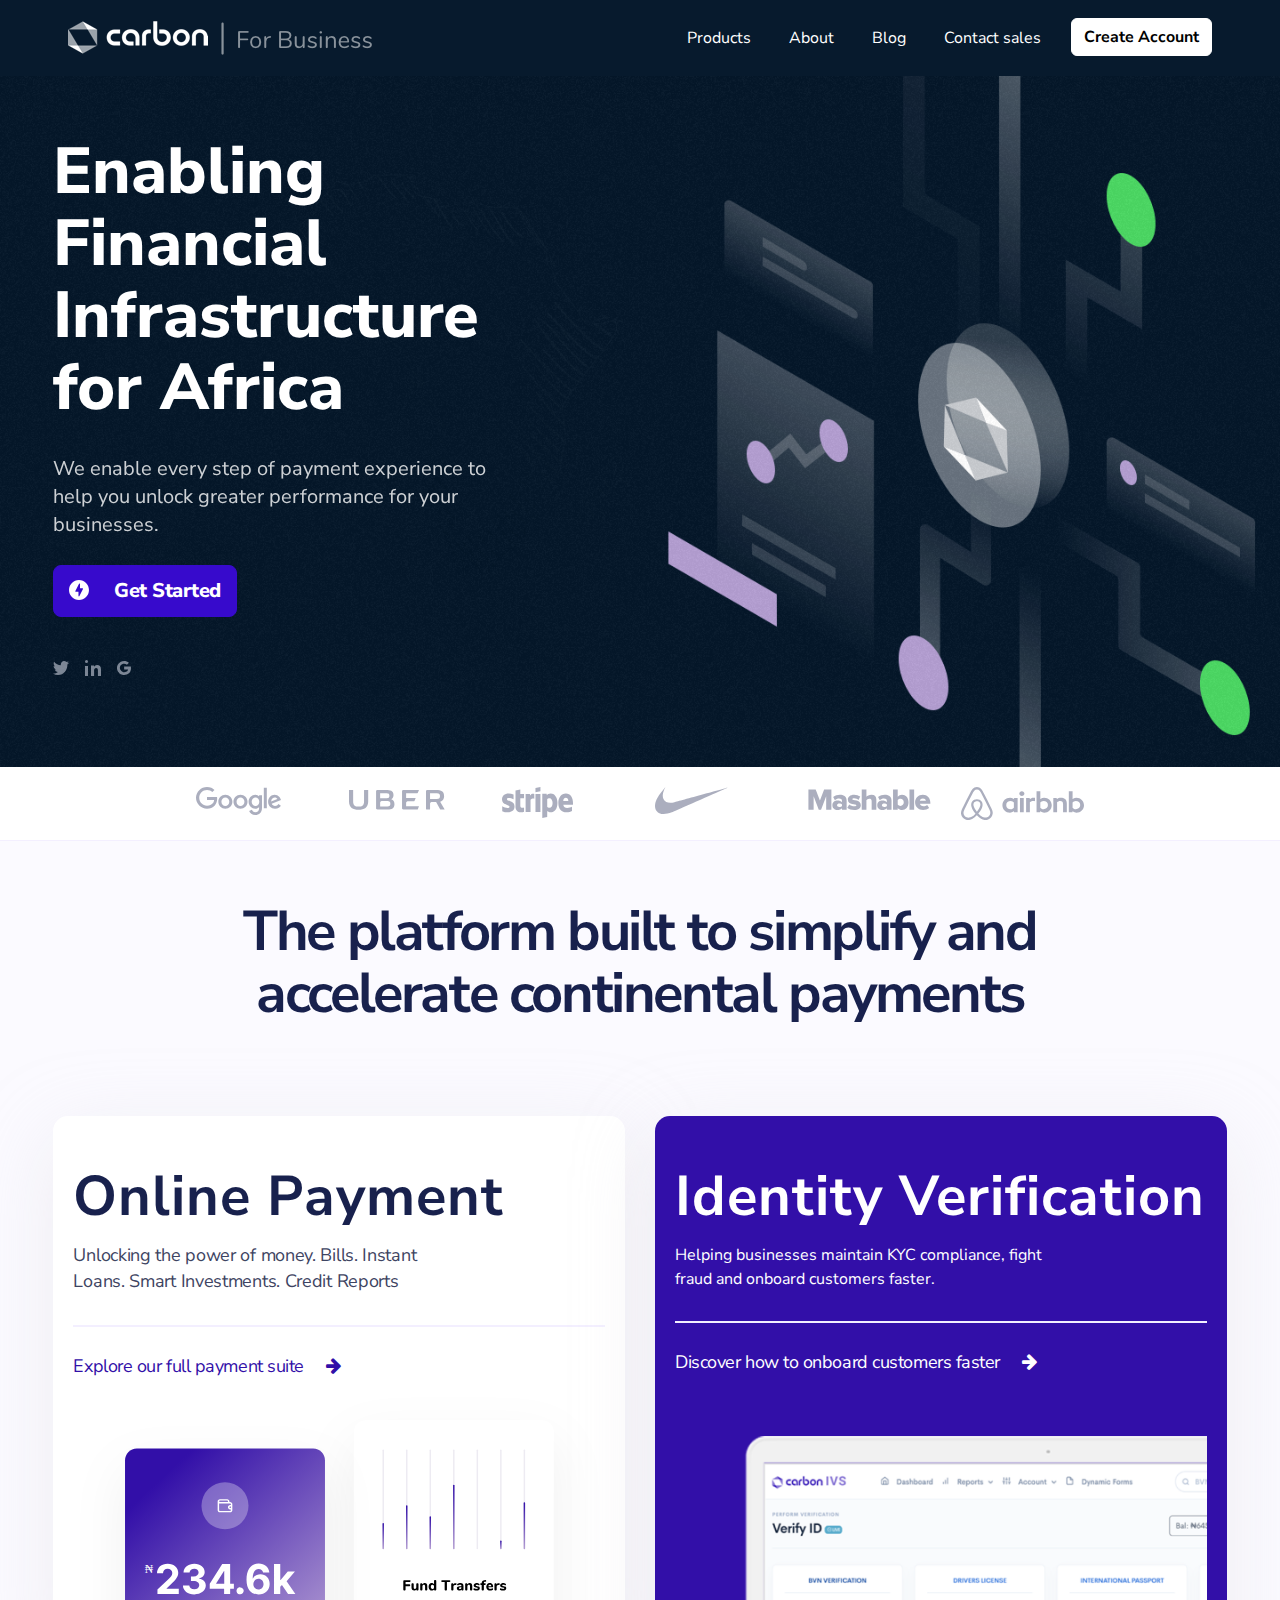
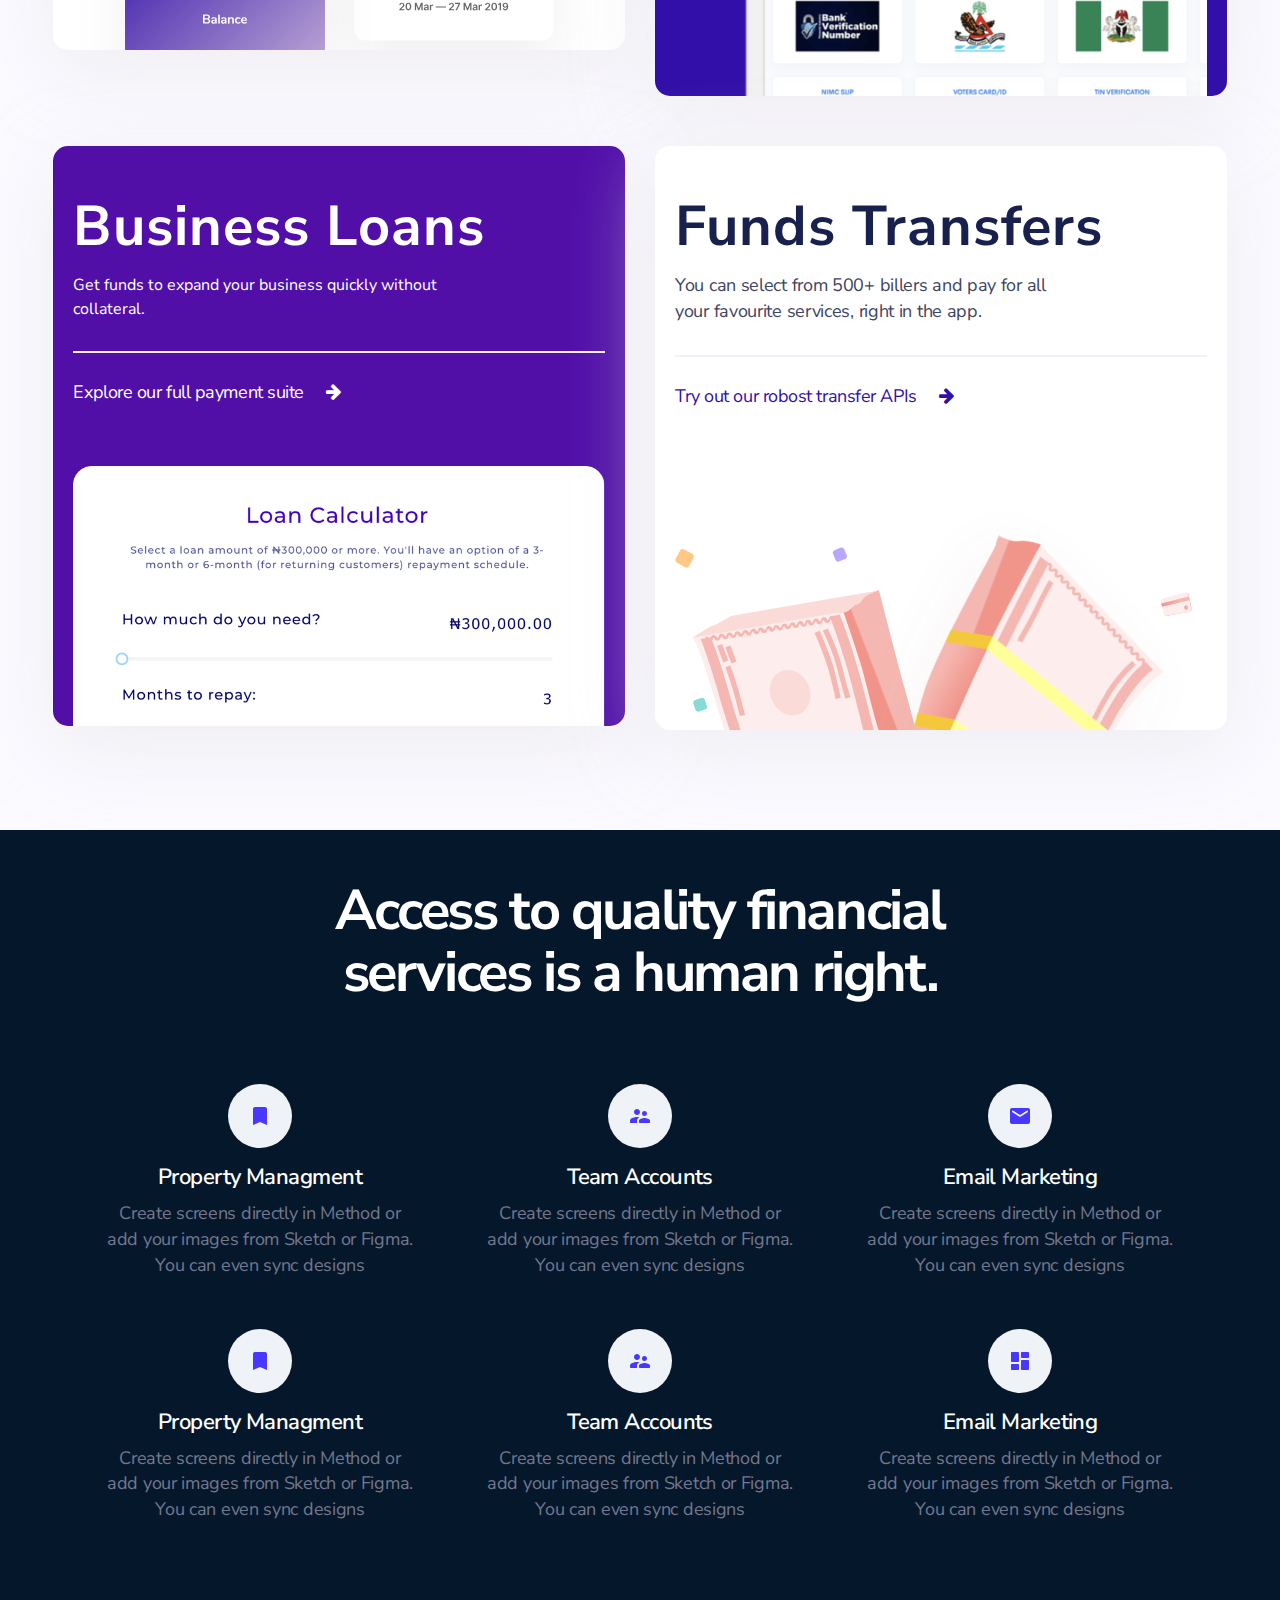
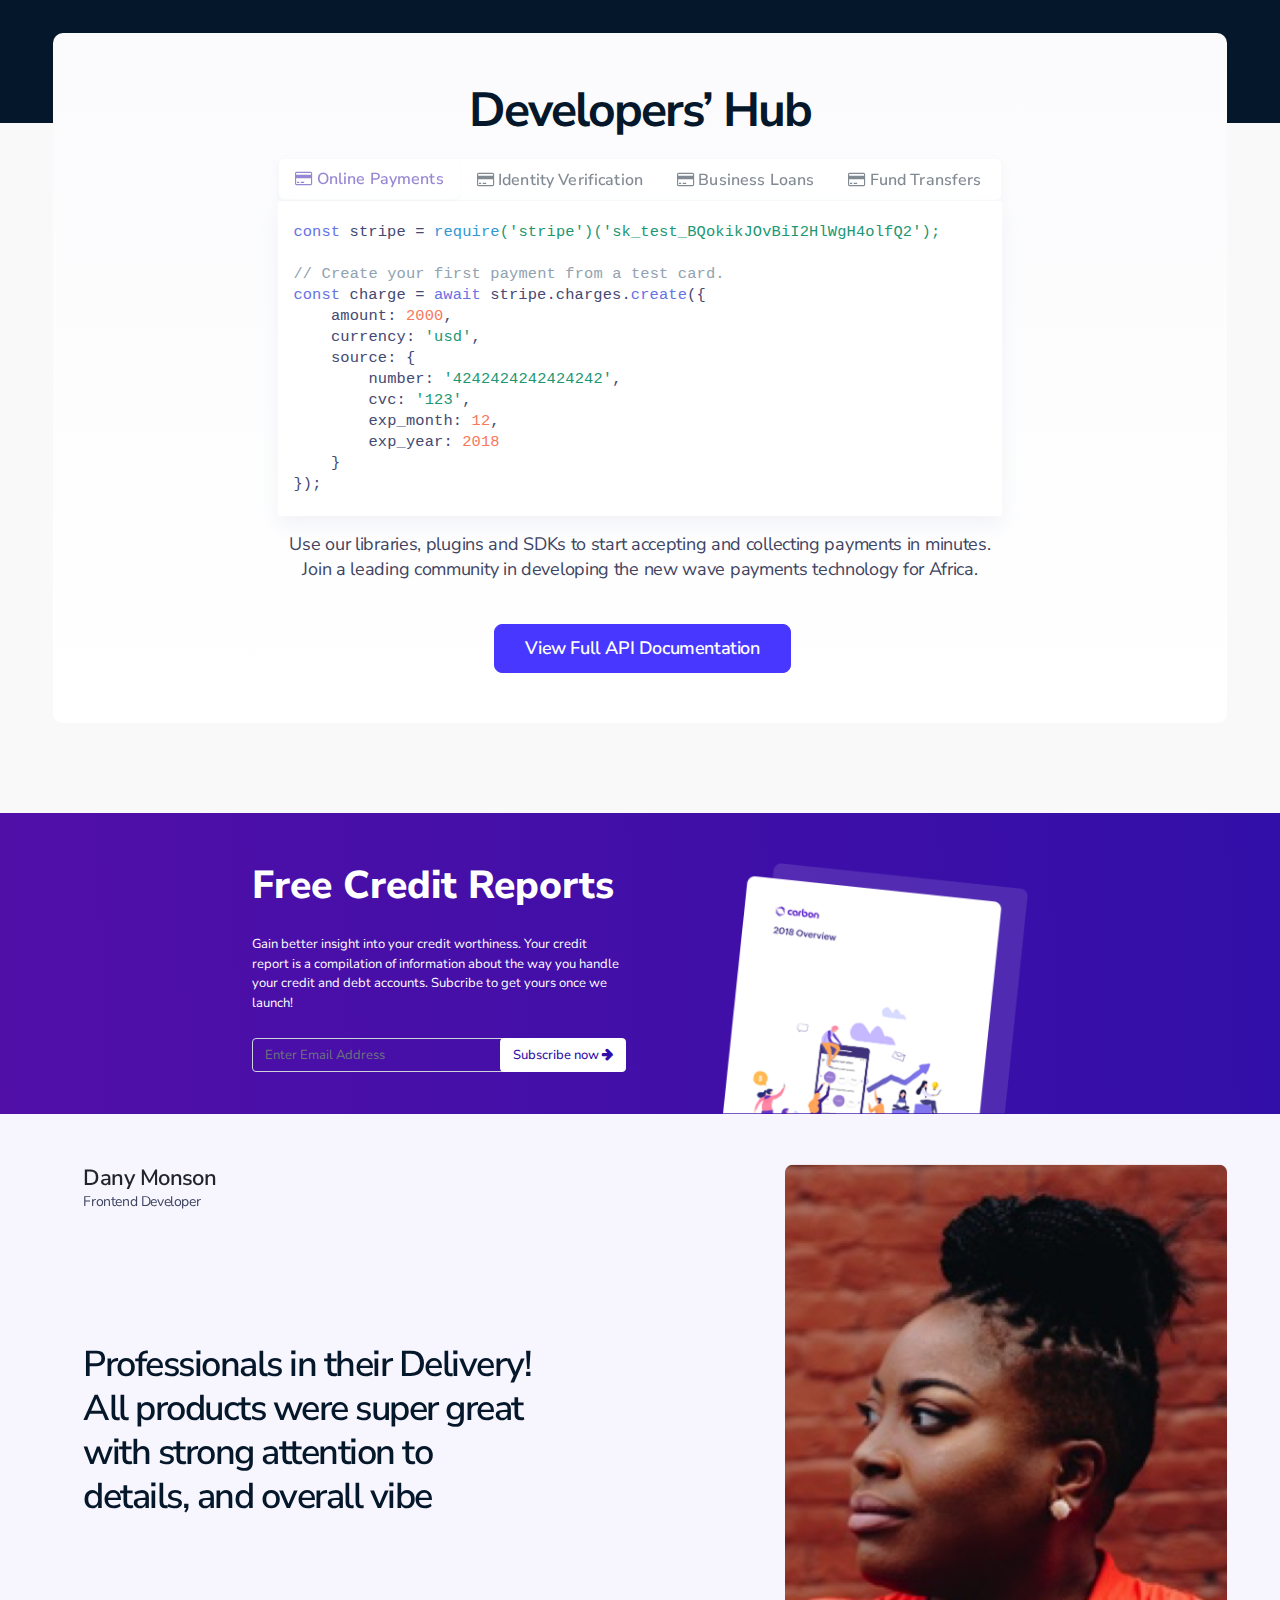
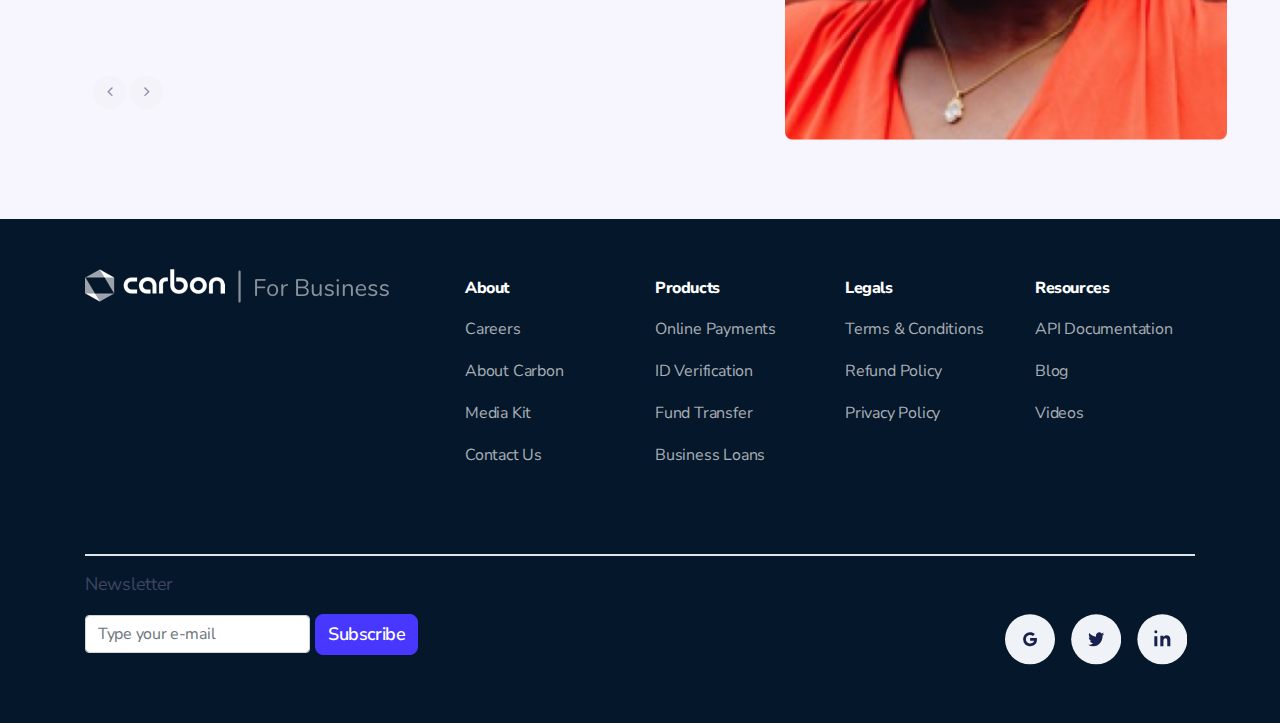
<file: index.html>
<!DOCTYPE html>
<html>
<head lang="en">
    <title>Carbon</title>
    <meta charset="utf-8" />
    <meta http-equiv="X-UA-Compatible" content="IE=edge,chrome=1" />
    <meta content='width=device-width, initial-scale=1.0, maximum-scale=1.0, user-scalable=0' name='viewport' />
    <link href="font-awesome-4.7.0/css/font-awesome.min.css" rel="stylesheet"/>
    <link href="font-awesome-4.7.0/css/font-awesome-animation.min.css" rel="stylesheet"/>
    <link href="css/bootstrap.min.css" rel="stylesheet" />
    <link href="css/style.css" rel="stylesheet">
    <link href="css/smallerscreen.css" rel="stylesheet">
    <link href="css/animate.min.css" rel="stylesheet">
    <link href="css/hover-min.css" rel="stylesheet">
    <link rel="shortcut icon" type="image/png" href="images/logo.png"/>
    <link href="https://fonts.googleapis.com/css?family=Nunito+Sans&display=swap" rel="stylesheet">
    <style>
        .accept-wrapper {
            background: url(images/landing.png);
            background-size: cover;
            background-repeat: no-repeat;
        }
        .accept-wrapper h1 {
            width: 90%;
        }
        .accept-wrapper p {
            width: 80%;
        }
        .btn.btn-info.btn-apply {
            background-color: #370acc;
            border-color: #370acc;
            color: #fff;
        }
    </style>
</head>
<body> 
    <header> 
        <nav class="navbar navbar-expand-lg navbar-dark">
            <div class="container-fluid">
                <a class="navbar-brand" href="index.html">
                    <img src="images/logo.png" class="img-fluid" alt="Logo">
                </a>
                <button class="navbar-toggler navbar-toggler-right" type="button" data-toggle="collapse" data-target="#navb">
                    <span class="navbar-toggler-icon"></span>
                </button>
                <div class="collapse navbar-collapse" id="navb">
                    <ul class="navbar-nav ml-auto">
                        <li class="nav-item">
                            <a class="nav-link active" href="index.html">Products </a>
                        </li>
                        <li class="nav-item">
                            <a class="nav-link" href="cuisine.html">About </a>
                        </li>
                        <li class="nav-item">
                            <a class="nav-link" href="fashion.html">Blog</a>
                        </li>
                        <li class="nav-item">
                            <a class="nav-link" href="lifestyle.html">Contact sales</a>
                        </li>
                        <li class="nav-item">
                            <a class="btn btn-info btn-create" href=".html">Create Account</a>
                        </li>
                    </ul>
                </div>
            </div>
        </nav>
    </header>

    <main>
        <article>
            <div class="accept-wrapper">
                <div class="container-fluid">
                    <div class="row">
                        <div class="col-lg-6 col-md-7">
                            <div>
                                <h1>Enabling Financial  Infrastructure for Africa</h1>
                                <p>We enable every step of payment experience to help you unlock greater performance for your  businesses.</p>
                                <a href="" class="btn btn-info btn-apply"><img src="images/icon-two.svg" class="img-fluid" alt=""> &emsp;Get Started</a>
                                <div class="d-flex">
                                    <div class="p-2" style="padding-left: 0!important;">
                                        <a href="">
                                            <img src="images/twitter.svg" class="img-fluid" alt="">
                                        </a>
                                    </div>
                                    <div class="p-2">
                                        <a href="">
                                            <img src="images/linked-in.svg" class="img-fluid" alt="">
                                        </a>
                                    </div>
                                    <div class="p-2">
                                        <a href="">
                                            <img src="images/google.svg" class="img-fluid" alt="">
                                        </a>
                                    </div>
                                </div>
                            </div>
                        </div>
                    </div>
                </div>
            </div>
            <div class="container">
                <div class="sponsors-wrapper">
                    <div class="row">
                        <div class="col-lg-2 col-md-2 col-sm-2 col-6">
                            <div>
                                <img src="images/google-sponsor.svg" class="img-fluid" alt="logo">
                            </div>
                        </div>
                        <div class="col-lg-2 col-md-2 col-sm-2 col-6">
                            <div>
                                <img src="images/uber.svg" class="img-fluid" alt="logo">
                            </div>
                        </div>
                        <div class="col-lg-2 col-md-2 col-sm-2 col-6">
                            <div>
                                <img src="images/stripe.svg" class="img-fluid" alt="logo">
                            </div>
                        </div>
                        <div class="col-lg-2 col-md-2 col-sm-2 col-6">
                            <div>
                                <img src="images/nike.svg" class="img-fluid" alt="logo">
                            </div>
                        </div>
                        <div class="col-lg-2 col-md-2 col-sm-2 col-6">
                            <div>
                                <img src="images/mashable-logo.svg" class="img-fluid" alt="logo">
                            </div>
                        </div>
                        <div class="col-lg-2 col-md-2 col-sm-2 col-6">
                            <div>
                                <img src="images/airbnb.svg" class="img-fluid" alt="logo">
                            </div>
                        </div>
                    </div>
                </div>
            </div>
            <div class="platform-wrapper">
                <h2 class="text-center">The platform built to simplify and accelerate continental payments</h2>
                <div class="container-fluid">
                    <div class="row">
                        <div class="col-lg-6 col-md-6">
                            <div class="onlinepayment-wrapper">
                                <h2>Online Payment</h2>
                                <p>Unlocking the power of money. Bills. Instant Loans. Smart Investments. Credit Reports</p>
                                <hr>
                                <a href="online-payment.html">Explore our  full payment suite &emsp;<i class="fa fa-arrow-right"></i></a>
                                <div class="onlinepayment-image"></div>
                            </div>
                        </div>
                        <div class="col-lg-6 col-md-6">
                            <div class="verification-wrapper">
                                <h2>Identity Verification</h2>
                                <p>Helping businesses maintain KYC compliance, fight fraud and onboard customers faster.</p>
                                <hr>
                                <a href="fund-transfer.html">Discover how to onboard customers faster &emsp;<i class="fa fa-arrow-right"></i></a>
                                <div class="verification-image"></div>
                            </div>
                        </div>
                        <div class="col-lg-6 col-md-6">
                            <div class="business-wrapper verification-wrapper">
                                <h2>Business Loans</h2>
                                <p>Get funds to expand your business quickly without collateral.</p>
                                <hr>
                                <a href="business-loan.html">Explore our  full payment suite &emsp;<i class="fa fa-arrow-right"></i></a>
                                <div class="business-image"></div>
                            </div>
                        </div>
                        <div class="col-lg-6 col-md-6">
                            <div class="fund-wrapper onlinepayment-wrapper">
                                <h2>Funds Transfers</h2>
                                <p>You can select from 500+ billers and pay for all your favourite services, right in the app. </p>
                                <hr>
                                <a href="developers.html">Try out our robost transfer APIs &emsp;<i class="fa fa-arrow-right"></i></a>
                                <div class="fund-image"></div>
                            </div>
                        </div>
                    </div>
                </div>
            </div>
            <div class="access-wrapper">
                <div class="container">
                    <h2 class="text-center">Access to quality financial services is a human right.</h2>
                    <div class="row">
                        <div class="col-lg-4 col-md-4 col-sm-6">
                            <div class="text-center">
                                <img src="images/property.svg" class="img-fluid" alt="icon">
                                <h6>Property Managment</h6>
                                <p>Create screens directly in Method or add your images from Sketch or Figma. You can even sync designs</p>
                            </div>
                        </div>
                        <div class="col-lg-4 col-md-4 col-sm-6">
                            <div class="text-center">
                                <img src="images/team.svg" class="img-fluid" alt="icon">
                                <h6>Team Accounts</h6>
                                <p>Create screens directly in Method or add your images from Sketch or Figma. You can even sync designs</p>
                            </div>
                        </div>
                        <div class="col-lg-4 col-md-4 col-sm-6">
                            <div class="text-center">
                                <img src="images/email.svg" class="img-fluid" alt="icon">
                                <h6>Email Marketing</h6>
                                <p>Create screens directly in Method or add your images from Sketch or Figma. You can even sync designs</p>
                            </div>
                        </div>
                        <div class="col-lg-4 col-md-4 col-sm-6">
                            <div class="text-center">
                                <img src="images/property.svg" class="img-fluid" alt="icon">
                                <h6>Property Managment</h6>
                                <p>Create screens directly in Method or add your images from Sketch or Figma. You can even sync designs</p>
                            </div>
                        </div>
                        <div class="col-lg-4 col-md-4 col-sm-6">
                            <div class="text-center">
                                <img src="images/team.svg" class="img-fluid" alt="icon">
                                <h6>Team Accounts</h6>
                                <p>Create screens directly in Method or add your images from Sketch or Figma. You can even sync designs</p>
                            </div>
                        </div>
                        <div class="col-lg-4 col-md-4 col-sm-6">
                            <div class="text-center">
                                <img src="images/email-two.svg" class="img-fluid" alt="icon">
                                <h6>Email Marketing</h6>
                                <p>Create screens directly in Method or add your images from Sketch or Figma. You can even sync designs</p>
                            </div>
                        </div>
                    </div>
                </div>
            </div>
            <div style="background-color: #f9f9fa;">
                <div class="container-fluid">
                    <div class="documentation-wrapper">
                        <h3 class="text-center">Developers’ Hub</h3>
                        <div style="width: 70%; margin: auto;">
                            <ul class="nav nav-tabs hidden-xs">
                                <li class="nav-item">
                                    <a class="nav-link active" data-toggle="tab" href="#home">
                                        <i class="fa fa-credit-card"></i> Online Payments
                                    </a>
                                </li>
                                <li class="nav-item">
                                    <a class="nav-link" data-toggle="tab" href="#menu1">
                                        <i class="fa fa-credit-card"></i> Identity Verification
                                    </a>
                                </li>
                                <li class="nav-item">
                                    <a class="nav-link" data-toggle="tab" href="#menu2">
                                        <i class="fa fa-credit-card"></i> Business Loans
                                    </a>
                                </li>
                                <li class="nav-item">
                                    <a class="nav-link" data-toggle="tab" href="#menu3">
                                        <i class="fa fa-credit-card"></i> Fund Transfers
                                    </a>
                                </li>
                            </ul>
                            <select class="mb10 form-control visible-xs" id="tab_selector">
                                <option value="0">Online Payments</option>
                                <option value="1">Identity Verification</option>
                                <option value="2">Business Loans</option>
                                <option value="3">Fund Transfers</option>
                            </select>

                            <!-- Tab panes -->
                            <div class="tab-content">
                                <div class="tab-pane container active" id="home">
                                    <div>
<pre>
<code>
<span class="constant">const</span> stripe = <span class="require">require</span><span class="stripe">('stripe')('sk_test_BQokikJOvBiI2HlWgH4olfQ2');</span>

<span class="comment">// Create your first payment from a test card.</span>
<span class="constant">const</span> charge = <span class="constant">await</span> stripe.charges.<span class="constant">create</span>({
    amount: <span class="amount">2000</span>,
    currency: <span class="stripe">'usd'</span>,
    source: {
        number: <span class="stripe">'4242424242424242'</span>,
        cvc: <span class="stripe">'123'</span>,
        exp_month: <span class="amount">12</span>,
        exp_year: <span class="amount">2018</span>
    }
});
</code>
</pre>
                                    </div>
                                </div>
                                <div class="tab-pane container fade" id="menu1">
                                    <div>
<pre>
<code>
<span class="constant">const</span> stripe = <span class="require">require</span><span class="stripe">('stripe')('sk_test_BQokikJOvBiI2HlWgH4olfQ2');</span>

<span class="comment">// Create your first payment from a test card.</span>
<span class="constant">const</span> charge = <span class="constant">await</span> stripe.charges.<span class="constant">create</span>({
    amount: <span class="amount">2000</span>,
    currency: <span class="stripe">'usd'</span>,
    source: {
        number: <span class="stripe">'4242424242424242'</span>,
        cvc: <span class="stripe">'123'</span>,
        exp_month: <span class="amount">12</span>,
        exp_year: <span class="amount">2018</span>
    }
});
</code>
</pre>
                                    </div>
                                </div>
                                <div class="tab-pane container fade" id="menu2">
                                    <div>
<pre>
<code>
<span class="constant">const</span> stripe = <span class="require">require</span><span class="stripe">('stripe')('sk_test_BQokikJOvBiI2HlWgH4olfQ2');</span>

<span class="comment">// Create your first payment from a test card.</span>
<span class="constant">const</span> charge = <span class="constant">await</span> stripe.charges.<span class="constant">create</span>({
    amount: <span class="amount">2000</span>,
    currency: <span class="stripe">'usd'</span>,
    source: {
        number: <span class="stripe">'4242424242424242'</span>,
        cvc: <span class="stripe">'123'</span>,
        exp_month: <span class="amount">12</span>,
        exp_year: <span class="amount">2018</span>
    }
});
</code>
</pre>
                                    </div>
                                </div>
                                <div class="tab-pane container fade" id="menu2">
                                    <div>
<pre>
<code>
<span class="constant">const</span> stripe = <span class="require">require</span><span class="stripe">('stripe')('sk_test_BQokikJOvBiI2HlWgH4olfQ2');</span>

<span class="comment">// Create your first payment from a test card.</span>
<span class="constant">const</span> charge = <span class="constant">await</span> stripe.charges.<span class="constant">create</span>({
    amount: <span class="amount">2000</span>,
    currency: <span class="stripe">'usd'</span>,
    source: {
        number: <span class="stripe">'4242424242424242'</span>,
        cvc: <span class="stripe">'123'</span>,
        exp_month: <span class="amount">12</span>,
        exp_year: <span class="amount">2018</span>
    }
});
</code>
</pre>
                                    </div>
                                </div>
                            </div>
                            <div class="text-center">
                                <p>Use our libraries, plugins and SDKs to start accepting and collecting payments in minutes. Join a leading community in developing the new wave payments technology for Africa.</p>
                                <a href="" class="btn btn-info btn-subscribe">View Full API Documentation</a>
                            </div>
                        </div>
                    </div>
                </div>
            </div>
            <div class="report-wrapper">
                <div class="container">
                    <div class="report-div">
                        <div class="row">
                            <div class="col-lg-7 col-md-6">
                                <div>
                                    <h4>Free Credit Reports</h4>
                                    <p>Gain better insight into your credit worthiness. Your credit report is a compilation of information about the way you handle your credit and debt accounts. Subcribe to get yours once we launch!</p>
                                    <div class="input-group mb-3">
                                        <input type="email" name="" class="form-control" placeholder="Enter Email Address">
                                        <div class="input-group-append">
                                            <button class="btn btn-info btn-subscribenow">Subscribe now <i class="fa fa-arrow-right"></i></button>
                                        </div>
                                    </div>
                                </div>
                            </div>
                            <div class="col-lg-5 col-md-6">
                                <div>
                                    <img src="images/report.png" class="img-fluid" alt="">
                                </div>
                            </div>
                        </div>
                    </div>
                </div>
            </div>
            <div class="testimonial-wrapper">
                <div class="container-fluid">
                    <div id="demo" class="carousel slide" data-ride="carousel">

                        <!-- The slideshow -->
                        <div class="carousel-inner">
                            <div class="carousel-item active">
                                <div class="row">
                                    <div class="col-lg-7 col-md-6">
                                        <div>
                                            <h6>Dany Monson</h6>
                                            <span>Frontend Developer</span>
                                            <p>Professionals in their Delivery! All products were super great with strong attention to details, and overall vibe</p>
                                        </div>
                                    </div>
                                    <div class="col-lg-5 col-md-6">
                                        <div>
                                            <img src="images/testimonial.png" class="img-fluid" alt="">
                                        </div>
                                    </div>
                                </div>
                            </div>
                            <div class="carousel-item">
                                <div class="row">
                                    <div class="col-lg-7 col-md-6">
                                        <div>
                                            <h6>Dany Monson</h6>
                                            <span>Frontend Developer</span>
                                            <p>Professionals in their Delivery! All products were super great with strong attention to details, and overall vibe</p>
                                        </div>
                                    </div>
                                    <div class="col-lg-5 col-md-6">
                                        <div>
                                            <img src="images/testimonial.png" class="img-fluid" alt="">
                                        </div>
                                    </div>
                                </div>
                            </div>
                            <div class="carousel-item">
                                <div class="row">
                                    <div class="col-lg-7 col-md-6">
                                        <div>
                                            <h6>Dany Monson</h6>
                                            <span>Frontend Developer</span>
                                            <p>Professionals in their Delivery! All products were super great with strong attention to details, and overall vibe</p>
                                        </div>
                                    </div>
                                    <div class="col-lg-5 col-md-6">
                                        <div>
                                            <img src="images/testimonial.png" class="img-fluid" alt="">
                                        </div>
                                    </div>
                                </div>
                            </div>
                        </div>

                      <!-- Left and right controls -->
                      <a class="carousel-control-prev" href="#demo" data-slide="prev">
                        <i class="fa fa-angle-left"></i>
                      </a>
                      <a class="carousel-control-next" href="#demo" data-slide="next">
                        <i class="fa fa-angle-right"></i>
                      </a>

                    </div>
                </div>
            </div>
        </article>
    </main>

    <footer>
        <div class="container">
            <div class="row">
                <div class="col-lg-4">
                    <div>
                        <a href="index.html"><img src="images/logo.png" class="img-fluid" alt=""></a>
                    </div>
                </div>
                <div class="col-lg-8">
                    <div class="row">
                        <div class="col-lg-3 col-md-3 col-sm-3 col-6">
                            <div>
                                <p class="about">About</p>
                                <div>
                                    <p><a href="">Careers</a></p>
                                    <p><a href="">About Carbon</a></p>
                                    <p><a href="">Media Kit</a></p>
                                    <p><a href="">Contact Us</a></p>
                                </div>
                            </div>
                        </div>
                        <div class="col-lg-3 col-md-3 col-sm-3 col-6">
                            <div>
                                <p class="about">Products</p>
                                <div>
                                    <p><a href="online-payment.html">Online Payments</a></p>
                                    <p><a href="fund-transfer.html">ID Verification</a></p>
                                    <p><a href="developer.html">Fund Transfer</a></p>
                                    <p><a href="business-loan.html">Business Loans</a></p>
                                </div>
                            </div>
                        </div>
                        <div class="col-lg-3 col-md-3 col-sm-3 col-6">
                            <div>
                                <p class="about">Legals</p>
                                <div>
                                    <p><a href="">Terms & Conditions</a></p>
                                    <p><a href="">Refund Policy</a></p>
                                    <p><a href="">Privacy Policy</a></p>
                                </div>
                            </div>
                        </div>
                        <div class="col-lg-3 col-md-3 col-sm-3 col-6">
                            <div>
                                <p class="about">Resources</p>
                                <div>
                                    <p><a href="">API Documentation</a></p>
                                    <p><a href="">Blog</a></p>
                                    <p><a href="">Videos</a></p>
                                </div>
                            </div>
                        </div>
                    </div>
                </div>
            </div>
            <hr>
            <div>
                <p>Newsletter</p>
                <div class="row">
                    <div class="col-lg-5">
                        <form class="form-inline">
                            <input type="email" class="form-control" name="" placeholder="Type your e-mail">
                            <button class="btn btn-info btn-subscribe">Subscribe</button>
                        </form>
                    </div>
                    <div class="col-lg-7">
                        <div class="pull-right">
                            <div class="d-flex">
                                <div class="p-2">
                                    <a href=""><img src="images/google-icon.svg" class="img-fluid" alt=""></a>
                                </div>
                                <div class="p-2">
                                    <a href=""><img src="images/twitter-icon.svg" class="img-fluid" alt=""></a>
                                </div>
                                <div class="p-2">
                                    <a href=""><img src="images/linkedin-icon.svg" class="img-fluid" alt=""></a>
                                </div>
                            </div>
                        </div>
                    </div>
                </div>
            </div>
        </div>
    </footer>


    <script src="js/jquery.min.js"></script>
    <script src="js/popper.min.js"></script>
    <script src="js/bootstrap.min.js"></script>
    <script>
        $(document).ready(function() {
            $('#tab_selector').on('change', function (e) {
                $('.nav-tabs li a').eq($(this).val()).tab('show');
            });
        });
    </script>
</body>
</html>
</file>
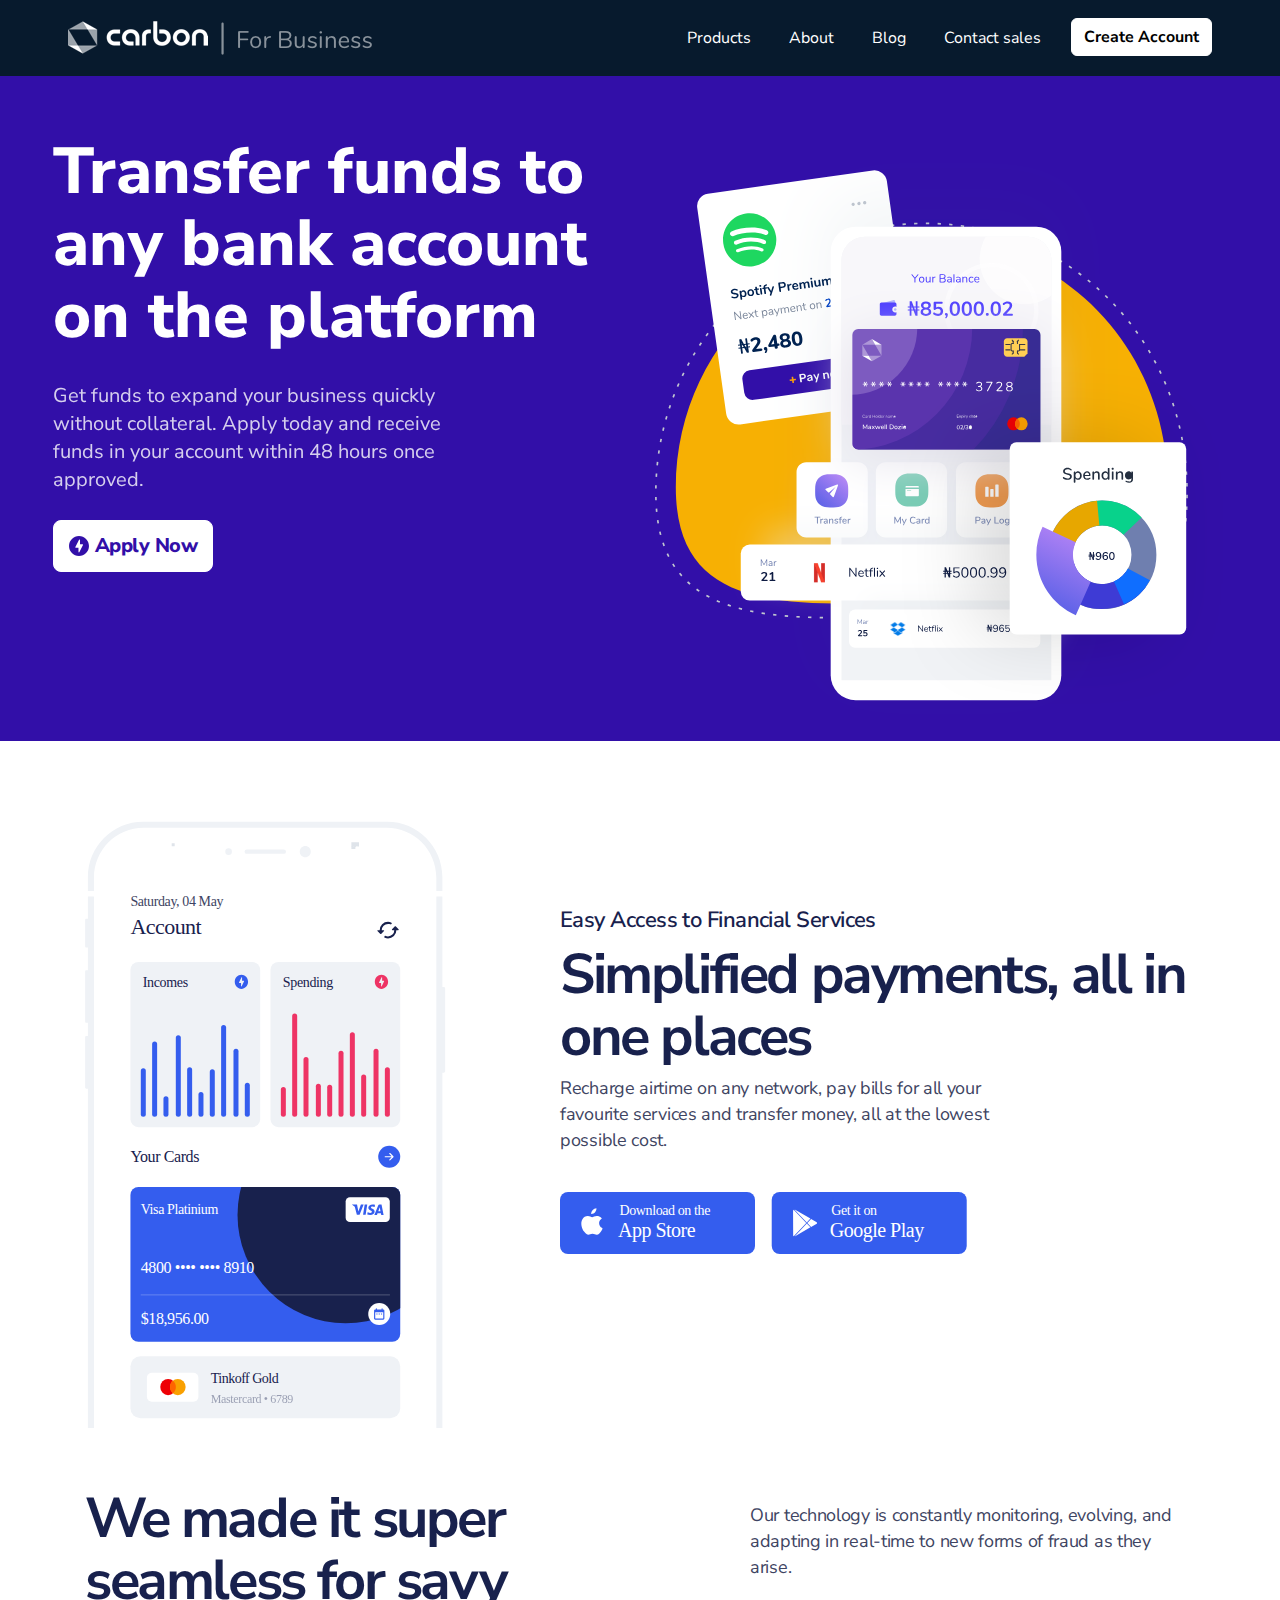
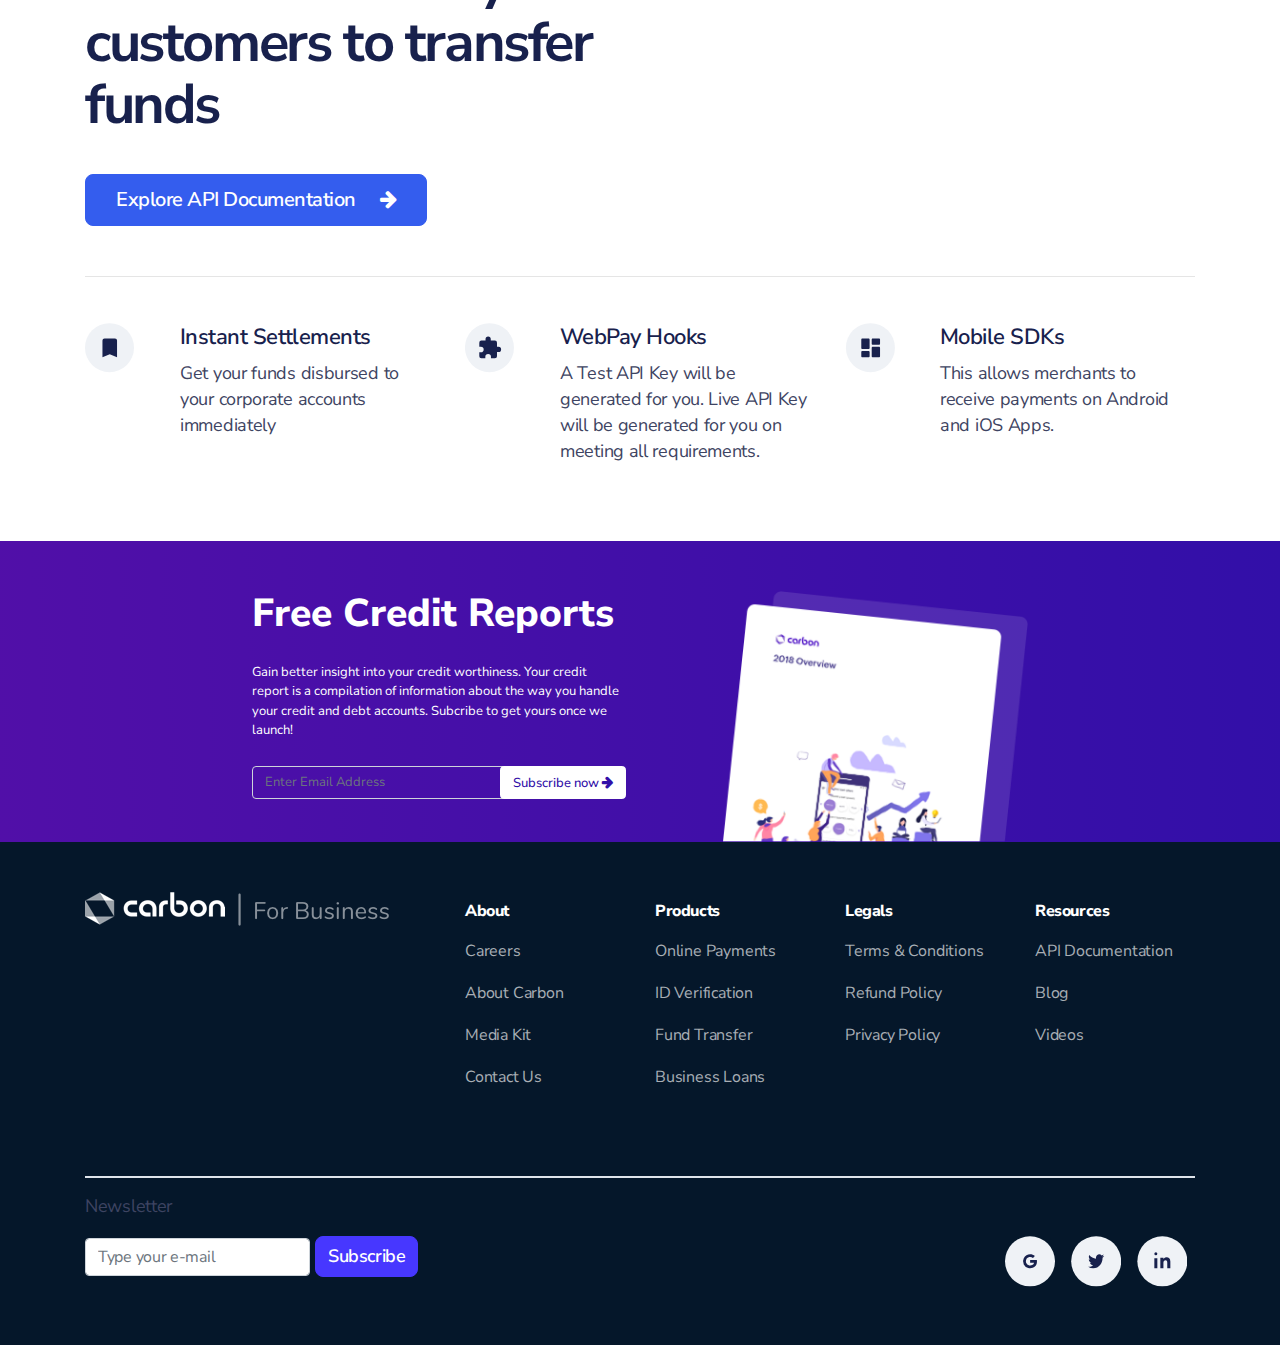
<file: bill.html>
<!DOCTYPE html>
<html>
<head lang="en">
	<title>Carbon</title>
	<meta charset="utf-8" />
    <meta http-equiv="X-UA-Compatible" content="IE=edge,chrome=1" />
    <meta content='width=device-width, initial-scale=1.0, maximum-scale=1.0, user-scalable=0' name='viewport' />
    <link href="font-awesome-4.7.0/css/font-awesome.min.css" rel="stylesheet"/>
    <link href="font-awesome-4.7.0/css/font-awesome-animation.min.css" rel="stylesheet"/>
    <link href="css/bootstrap.min.css" rel="stylesheet" />
    <link href="css/style.css" rel="stylesheet">
    <link href="css/smallerscreen.css" rel="stylesheet">
    <link href="css/animate.min.css" rel="stylesheet">
    <link href="css/hover-min.css" rel="stylesheet">
    <link rel="shortcut icon" type="image/png" href="images/logo.png"/>
    <link href="https://fonts.googleapis.com/css?family=Nunito+Sans&display=swap" rel="stylesheet">
    <style>
        .btn.btn-info.btn-explore {
            padding: 10px 30px;
        }
    </style>
</head>
<body> 
    <header> 
        <nav class="navbar navbar-expand-lg navbar-dark">
            <div class="container-fluid">
                <a class="navbar-brand" href="index.html">
                    <img src="images/logo.png" class="img-fluid" alt="Logo">
                </a>
                <button class="navbar-toggler navbar-toggler-right" type="button" data-toggle="collapse" data-target="#navb">
                    <span class="navbar-toggler-icon"></span>
                </button>
                <div class="collapse navbar-collapse" id="navb">
                    <ul class="navbar-nav ml-auto">
                        <li class="nav-item">
                            <a class="nav-link active" href="index.html">Products </a>
                        </li>
                        <li class="nav-item">
                            <a class="nav-link" href="cuisine.html">About </a>
                        </li>
                        <li class="nav-item">
                            <a class="nav-link" href="fashion.html">Blog</a>
                        </li>
                        <li class="nav-item">
                            <a class="nav-link" href="lifestyle.html">Contact sales</a>
                        </li>
                        <li class="nav-item">
                            <a class="btn btn-info btn-create" href=".html">Create Account</a>
                        </li>
                    </ul>
                </div>
            </div>
        </nav>
    </header>

    <main>
        <article>
            <div class="accept-wrapper">
                <div class="container-fluid">
                    <div class="row">
                        <div class="col-lg-6 col-md-6">
                            <div>
                                <h1>Transfer funds to any bank account on the platform</h1>
                                <p>Get funds to expand your business quickly without collateral. Apply today and receive funds in your account within 48 hours once approved.</p>
                                <a href="" class="btn btn-info btn-apply"><img src="images/icon.svg" class="img-fluid" alt=""> Apply Now</a>
                            </div>
                        </div>
                        <div class="col-lg-6 col-md-6">
                            <div class="img-wrapper">
                                <img src="images/bill.svg" class="img-fluid" alt="">
                            </div>
                        </div>
                    </div>
                </div>
            </div>
            <div class="payment-wrapper">
                <div class="container">
                    <div class="row">
                        <div class="col-lg-5 col-md-5">
                            <div>
                                <img src="images/i-phone.svg" class="img-fluid" alt="">
                            </div>
                        </div>
                        <div class="col-lg-7 col-md-7">
                            <div class="mt-85">
                                <h6>Easy Access to Financial Services</h6>
                                <h2>Simplified payments, all in one places</h2>
                                <p>Recharge airtime on any network, pay bills for all your favourite services and transfer money, all at the lowest possible cost.</p>
                                <div class="d-flex">
                                    <div class="p-2" style="padding-left: 0!important;">
                                        <a href=""><img src="images/app-store.svg" class="img-fluid" alt=""></a>
                                    </div>
                                    <div class="p-2">
                                        <a href=""><img src="images/google-play.svg" class="img-fluid" alt=""></a>
                                    </div>
                                </div>
                            </div>
                        </div>
                    </div>
                </div>
            </div>
            <div class="seamless-wrapper">
                <div class="container">
                    <div class="row">
                        <div class="col-lg-7 col-md-7">
                            <div>
                                <h2 class="super">We made it super seamless for savy customers to transfer funds </h2>
                                <a class="btn btn-info btn-explore" href="">Explore API Documentation &emsp;<i class="fa fa-arrow-right"></i></a>
                            </div>
                        </div>
                        <div class="col-lg-5 col-md-5">
                            <div class="mt-15">
                                <p>Our technology is constantly monitoring, evolving, and adapting in real-time to new forms of fraud as they arise.</p>
                            </div>
                        </div>
                    </div>
                    <hr>
                    <div class="services-wrapper payment-wrapper">
                        <div class="row">
                            <div class="col-lg-4 col-md-4">
                                <div class="row">
                                    <div class="col-lg-3 col-md-4 col-3">
                                        <div>
                                            <img src="images/settlement.svg" class="img-fluid" alt="">
                                        </div>
                                    </div>
                                    <div class="col-lg-9 col-md-8 col-8">
                                        <div class="settlement-wrapper">
                                            <h6>Instant Settlements</h6>
                                            <p>Get your funds disbursed to your corporate accounts immediately</p>
                                        </div>
                                    </div>
                                </div>
                            </div>
                            <div class="col-lg-4 col-md-4">
                                <div class="row">
                                    <div class="col-lg-3 col-md-4 col-3">
                                        <div>
                                            <img src="images/hooks.svg" class="img-fluid" alt="">
                                        </div>
                                    </div>
                                    <div class="col-lg-9 col-md-8 col-8">
                                        <div class="settlement-wrapper">
                                            <h6>WebPay Hooks</h6>
                                            <p>A Test API Key will be generated for you. Live API Key will be generated for you on meeting all requirements.</p>
                                        </div>
                                    </div>
                                </div>
                            </div>
                            <div class="col-lg-4 col-md-4">
                                <div class="row">
                                    <div class="col-lg-3 col-md-4 col-3">
                                        <div>
                                            <img src="images/sdks.svg" class="img-fluid" alt="">
                                        </div>
                                    </div>
                                    <div class="col-lg-9 col-md-8 col-8">
                                        <div class="settlement-wrapper">
                                            <h6>Mobile SDKs</h6>
                                            <p>This allows merchants to receive payments on Android and iOS Apps.</p>
                                        </div>
                                    </div>
                                </div>
                            </div>
                        </div>
                    </div>
                </div>
            </div>
            <div class="report-wrapper">
                <div class="container">
                    <div class="report-div">
                        <div class="row">
                            <div class="col-lg-7 col-md-6">
                                <div>
                                    <h4>Free Credit Reports</h4>
                                    <p>Gain better insight into your credit worthiness. Your credit report is a compilation of information about the way you handle your credit and debt accounts. Subcribe to get yours once we launch!</p>
                                    <div class="input-group mb-3">
                                        <input type="email" name="" class="form-control" placeholder="Enter Email Address">
                                        <div class="input-group-append">
                                            <button class="btn btn-info btn-subscribenow">Subscribe now <i class="fa fa-arrow-right"></i></button>
                                        </div>
                                    </div>
                                </div>
                            </div>
                            <div class="col-lg-5 col-md-6">
                                <div>
                                    <img src="images/report.png" class="img-fluid" alt="">
                                </div>
                            </div>
                        </div>
                    </div>
                </div>
            </div>
        </article>
    </main>

    <footer>
        <div class="container">
            <div class="row">
                <div class="col-lg-4">
                    <div>
                        <a href="index.html"><img src="images/logo.png" class="img-fluid" alt=""></a>
                    </div>
                </div>
                <div class="col-lg-8">
                    <div class="row">
                        <div class="col-lg-3 col-md-3 col-sm-3 col-6">
                            <div>
                                <p class="about">About</p>
                                <div>
                                    <p><a href="">Careers</a></p>
                                    <p><a href="">About Carbon</a></p>
                                    <p><a href="">Media Kit</a></p>
                                    <p><a href="">Contact Us</a></p>
                                </div>
                            </div>
                        </div>
                        <div class="col-lg-3 col-md-3 col-sm-3 col-6">
                            <div>
                                <p class="about">Products</p>
                                <div>
                                    <p><a href="">Online Payments</a></p>
                                    <p><a href="">ID Verification</a></p>
                                    <p><a href="">Fund Transfer</a></p>
                                    <p><a href="">Business Loans</a></p>
                                </div>
                            </div>
                        </div>
                        <div class="col-lg-3 col-md-3 col-sm-3 col-6">
                            <div>
                                <p class="about">Legals</p>
                                <div>
                                    <p><a href="">Terms & Conditions</a></p>
                                    <p><a href="">Refund Policy</a></p>
                                    <p><a href="">Privacy Policy</a></p>
                                </div>
                            </div>
                        </div>
                        <div class="col-lg-3 col-md-3 col-sm-3 col-6">
                            <div>
                                <p class="about">Resources</p>
                                <div>
                                    <p><a href="">API Documentation</a></p>
                                    <p><a href="">Blog</a></p>
                                    <p><a href="">Videos</a></p>
                                </div>
                            </div>
                        </div>
                    </div>
                </div>
            </div>
            <hr>
            <div>
                <p>Newsletter</p>
                <div class="row">
                    <div class="col-lg-5">
                        <form class="form-inline">
                            <input type="email" class="form-control" name="" placeholder="Type your e-mail">
                            <button class="btn btn-info btn-subscribe">Subscribe</button>
                        </form>
                    </div>
                    <div class="col-lg-7">
                        <div class="pull-right">
                            <div class="d-flex">
                                <div class="p-2">
                                    <a href=""><img src="images/google-icon.svg" class="img-fluid" alt=""></a>
                                </div>
                                <div class="p-2">
                                    <a href=""><img src="images/twitter-icon.svg" class="img-fluid" alt=""></a>
                                </div>
                                <div class="p-2">
                                    <a href=""><img src="images/linkedin-icon.svg" class="img-fluid" alt=""></a>
                                </div>
                            </div>
                        </div>
                    </div>
                </div>
            </div>
        </div>
    </footer>


    <script src="js/jquery.min.js"></script>
    <script src="js/popper.min.js"></script>
    <script src="js/bootstrap.min.js"></script>
</body>
</html>
</file>
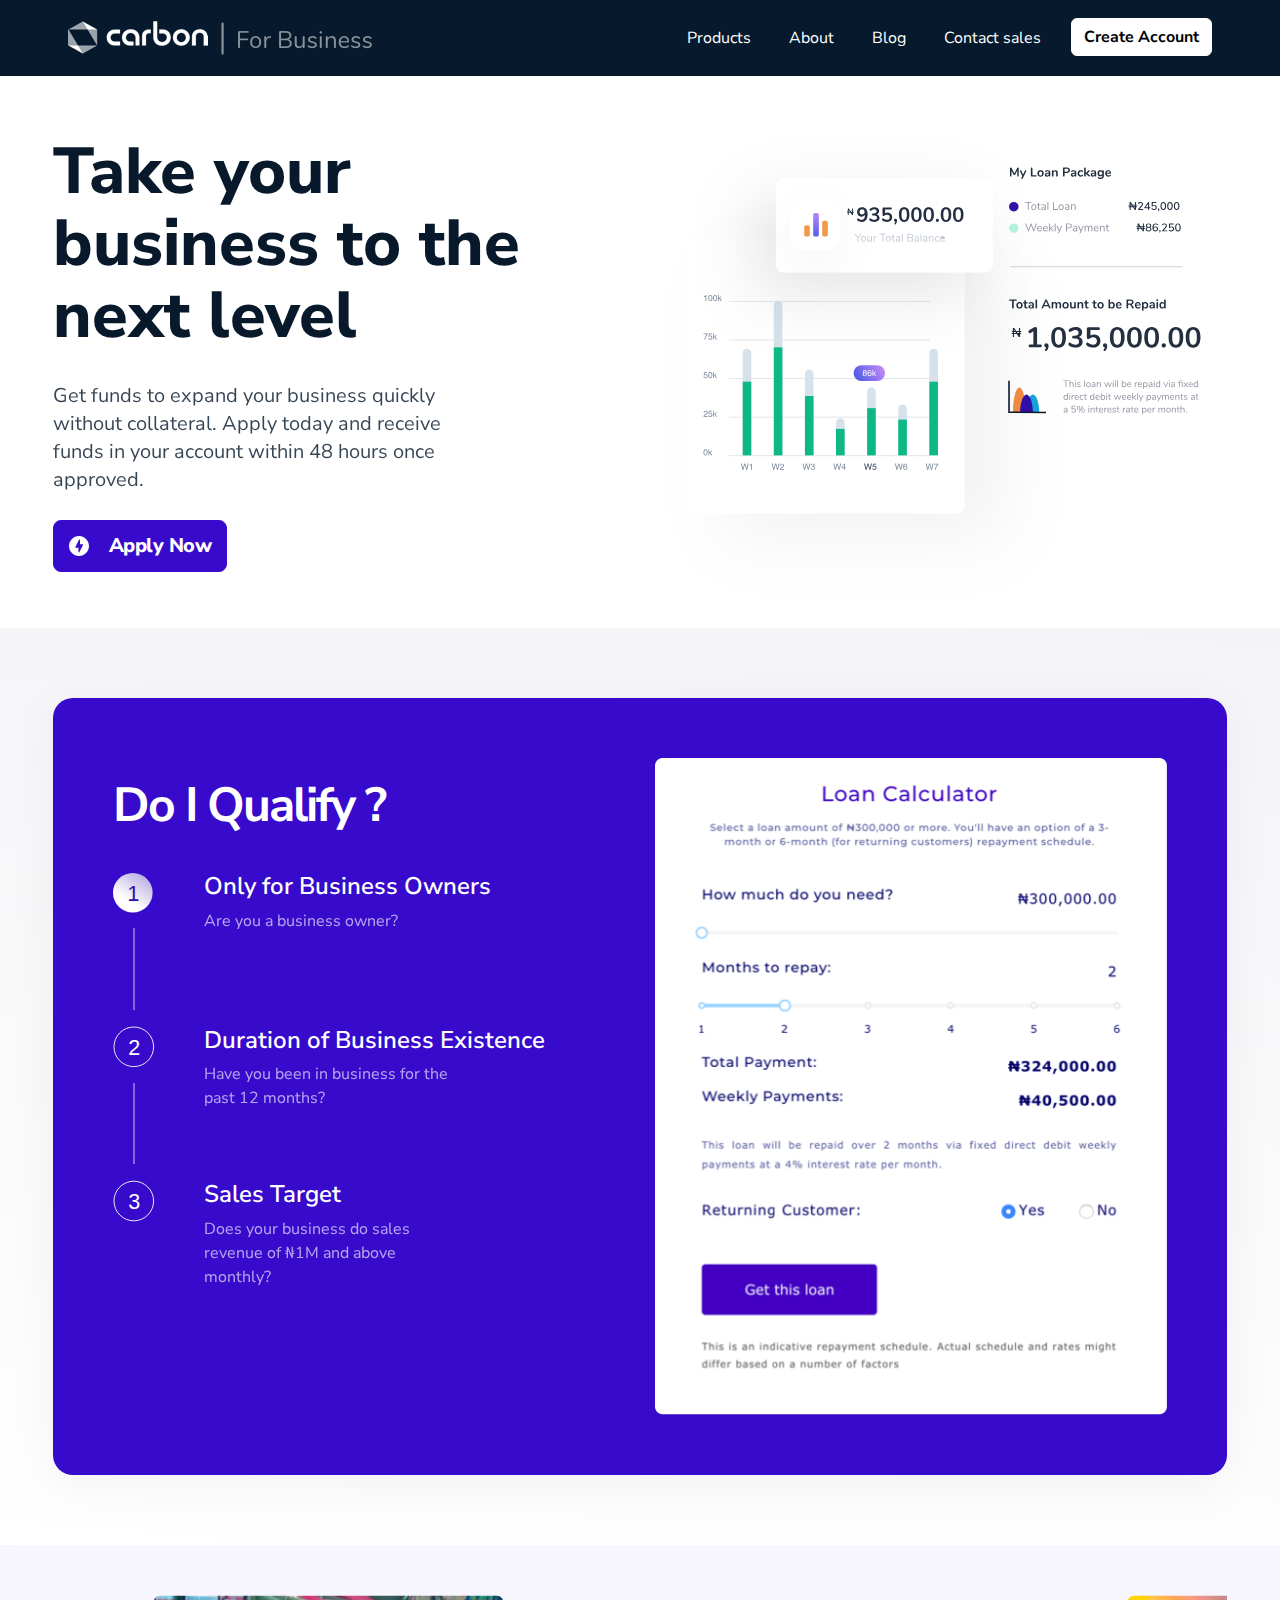
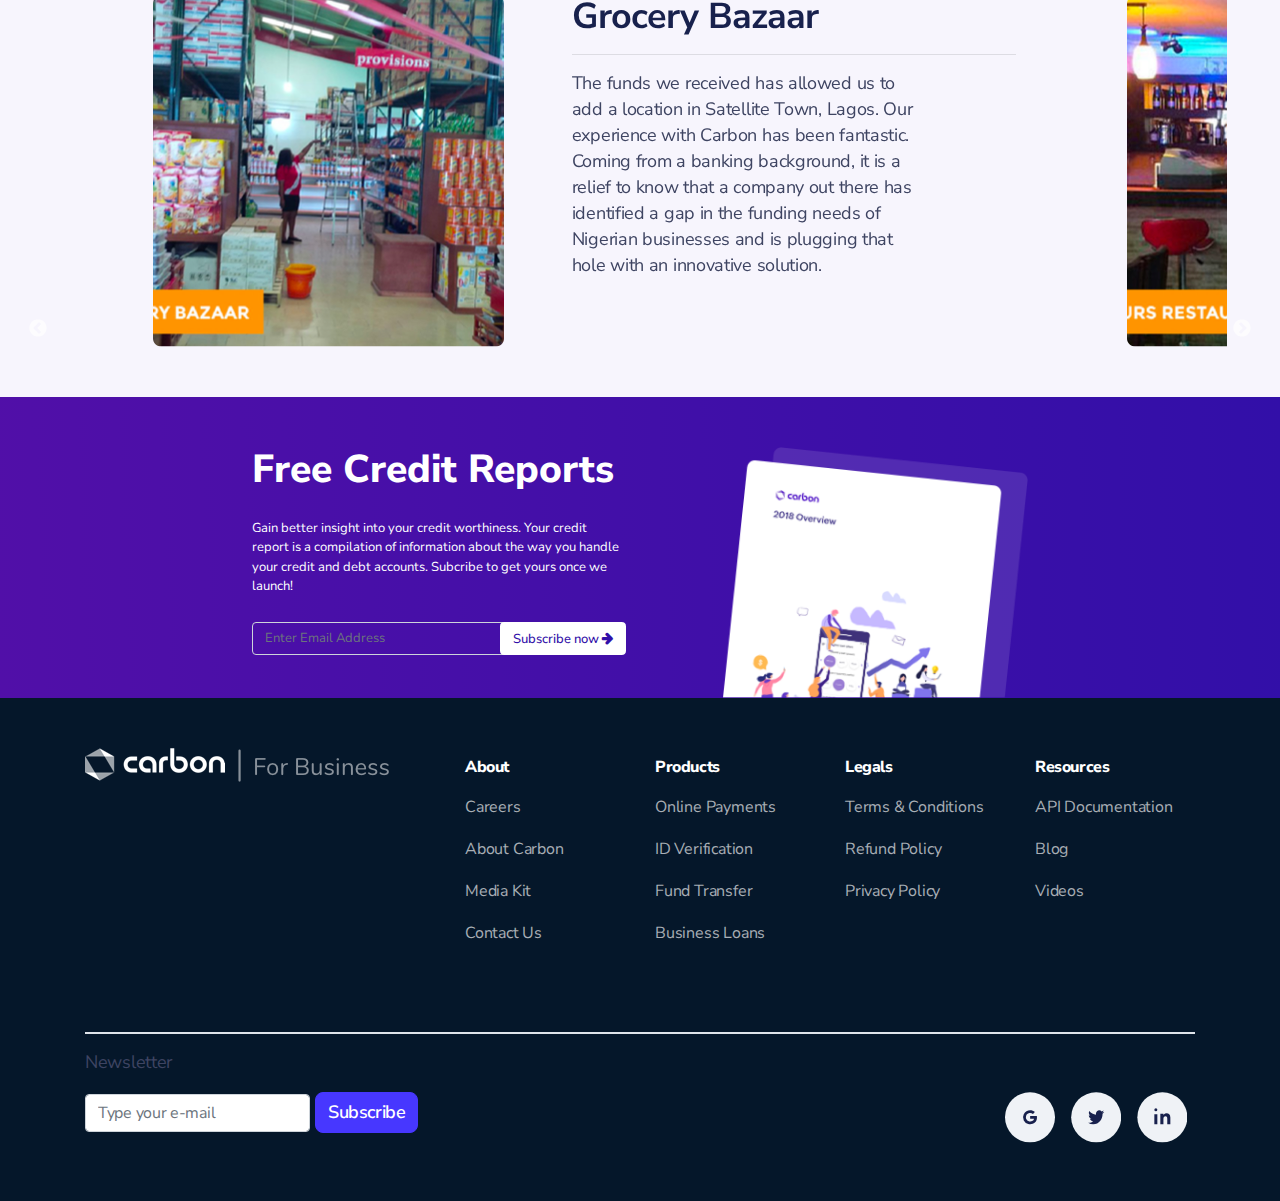
<file: business-loan.html>
<!DOCTYPE html>
<html>
<head lang="en">
	<title>Carbon</title>
	<meta charset="utf-8" />
    <meta http-equiv="X-UA-Compatible" content="IE=edge,chrome=1" />
    <meta content='width=device-width, initial-scale=1.0, maximum-scale=1.0, user-scalable=0' name='viewport' />
    <link href="font-awesome-4.7.0/css/font-awesome.min.css" rel="stylesheet"/>
    <link href="font-awesome-4.7.0/css/font-awesome-animation.min.css" rel="stylesheet"/>
    <link href="css/bootstrap.min.css" rel="stylesheet" />
    <link href="css/style.css" rel="stylesheet">
    <link href="css/smallerscreen.css" rel="stylesheet">
    <link href="css/animate.min.css" rel="stylesheet">
    <link href="css/hover-min.css" rel="stylesheet">
    <link rel="shortcut icon" type="image/png" href="images/logo.png"/>
    <link href="https://fonts.googleapis.com/css?family=Nunito+Sans&display=swap" rel="stylesheet">
    <link rel="stylesheet" type="text/css" href="slick/slick.css"/>
    <link rel="stylesheet" type="text/css" href="slick/slick-theme.css"/>
    <style>
        .accept-wrapper {
            background: #fff;
            background-size: cover;
            background-repeat: no-repeat;
            padding-bottom: 20px;
        }
        .recharge-wrapper {
            background-color: #370acc;
            margin: 60px 0;
        }
        .recharge-wrapper h3 {
            color: #fff;
        }
        .accept-wrapper h1 {
            width: 95%;
            color: #07192b;
        }
        .accept-wrapper p {
            color: #05172a;
        }
        .carousel-item h6 {
            font-size: 36px;
            font-weight: bold;
            letter-spacing: -0.9px;
            color: #18214d;
        }
        .btn.btn-info.btn-apply {
            background-color: #370acc;
            border-color: #370acc;
            color: #fff;
        }
    </style>
</head>
<body> 
    <header> 
        <nav class="navbar navbar-expand-lg navbar-dark">
            <div class="container-fluid">
                <a class="navbar-brand" href="index.html">
                    <img src="images/logo.png" class="img-fluid" alt="Logo">
                </a>
                <button class="navbar-toggler navbar-toggler-right" type="button" data-toggle="collapse" data-target="#navb">
                    <span class="navbar-toggler-icon"></span>
                </button>
                <div class="collapse navbar-collapse" id="navb">
                    <ul class="navbar-nav ml-auto">
                        <li class="nav-item">
                            <a class="nav-link active" href="index.html">Products </a>
                        </li>
                        <li class="nav-item">
                            <a class="nav-link" href="cuisine.html">About </a>
                        </li>
                        <li class="nav-item">
                            <a class="nav-link" href="fashion.html">Blog</a>
                        </li>
                        <li class="nav-item">
                            <a class="nav-link" href="lifestyle.html">Contact sales</a>
                        </li>
                        <li class="nav-item">
                            <a class="btn btn-info btn-create" href=".html">Create Account</a>
                        </li>
                    </ul>
                </div>
            </div>
        </nav>
    </header>

    <main>
        <article>
            <div class="accept-wrapper">
                <div class="container-fluid">
                    <div class="row">
                        <div class="col-lg-6 col-md-7">
                            <div>
                                <h1>Take your business to the next level</h1>
                                <p>Get funds to expand your business quickly without collateral. Apply today and receive funds in your account within 48 hours once approved.</p>
                                <a href="" class="btn btn-info btn-apply"><img src="images/icon-two.svg" class="img-fluid" alt="">&emsp;Apply Now</a>
                            </div>
                        </div>
                        <div class="col-lg-6 col-md-6">
                            <div>
                                <img src="images/businessloan.svg" class="img-fluid" alt="">
                            </div>
                        </div>
                    </div>
                </div>
            </div>
            <div style="background-image: linear-gradient(6deg, #ffffff, #f4f3f6); padding: 10px 0;">
                <div class="container-fluid">
                    <div class="recharge-wrapper">
                        <div class="row">
                            <div class="col-lg-6 col-md-6">
                                <div>
                                    <h3 class="mt-20">Do I Qualify ?</h3>
                                    <div class="quality-wrapper">
                                        <div class="row">
                                            <div class="col-lg-2 col-md-2 col-sm-2 col-4">
                                                <img src="images/one.svg" class="img-fluid" alt="">
                                                <hr>
                                            </div>
                                            <div class="col-lg-10 col-md-10 col-sm-10 col-8">
                                                <div>
                                                    <h6>Only for Business Owners</h6>
                                                    <p>Are you a business owner?</p>
                                                </div>
                                            </div>
                                            
                                        </div>
                                    </div>
                                    <div class="quality-wrapper">
                                        <div class="row">
                                            <div class="col-lg-2 col-md-2 col-sm-2 col-4">
                                                <img src="images/two.svg" class="img-fluid" alt="">
                                                <hr>
                                            </div>
                                            <div class="col-lg-10 col-md-10 col-sm-10 col-8">
                                                <div>
                                                    <h6>Duration of Business Existence</h6>
                                                    <p>Have you been in business for the past 12 months?</p>
                                                </div>
                                            </div>
                                            
                                        </div>
                                    </div>
                                    <div class="quality-wrapper">
                                        <div class="row">
                                            <div class="col-lg-2 col-md-2 col-sm-2 col-4">
                                                <img src="images/three.svg" class="img-fluid" alt="">
                                            </div>
                                            <div class="col-lg-10 col-md-10 col-sm-10 col-8">
                                                <div>
                                                    <h6>Sales Target</h6>
                                                    <p>Does your business do sales revenue of ₦1M and above monthly?</p>
                                                </div>
                                            </div>
                                            
                                        </div>
                                    </div>
                                </div>
                            </div>
                            <div class="col-lg-6 col-md-6">
                                <div>
                                    <img src="images/loan.png" class="img-fluid" alt="">
                                </div>
                            </div>
                        </div>
                    </div>
                </div>
            </div>
            <div class="testimonial-wrapper">
                <div class="container-fluid">
                    <div class="slider center">       
                        <div class="slide">
                            <div class="row">
                                    <div class="col-lg-5 col-md-6">
                                        <div>
                                            <img src="images/member.png" class="img-fluid" alt="">
                                        </div>
                                    </div>
                                    <div class="col-lg-7 col-md-6">
                                        <div>
                                            <h6>Grocery Bazaar</h6>
                                            <hr>
                                            <p>The funds we received has allowed us to add a location in Satellite Town, Lagos. Our experience with Carbon has been fantastic. Coming from a banking background, it is a relief to know that a company out there has identified a gap in the funding needs of Nigerian businesses and is plugging that hole with an innovative solution.</p>
                                        </div>
                                    </div>
                                </div>
                        </div>
                        <div class="slide">
                            <div class="row">
                                    <div class="col-lg-5 col-md-6">
                                        <div>
                                            <img src="images/member-two.png" class="img-fluid" alt="">
                                        </div>
                                    </div>
                                    <div class="col-lg-7 col-md-6">
                                        <div>
                                            <h6>Grocery Bazaar</h6>
                                            <hr>
                                            <p>The funds we received has allowed us to add a location in Satellite Town, Lagos. Our experience with Carbon has been fantastic. Coming from a banking background, it is a relief to know that a company out there has identified a gap in the funding needs of Nigerian businesses and is plugging that hole with an innovative solution.</p>
                                        </div>
                                    </div>
                                </div>
                        </div>
                        <div class="slide">
                            <div class="row">
                                    <div class="col-lg-5 col-md-6">
                                        <div>
                                            <img src="images/member.png" class="img-fluid" alt="">
                                        </div>
                                    </div>
                                    <div class="col-lg-7 col-md-6">
                                        <div>
                                            <h6>Grocery Bazaar</h6>
                                            <hr>
                                            <p>The funds we received has allowed us to add a location in Satellite Town, Lagos. Our experience with Carbon has been fantastic. Coming from a banking background, it is a relief to know that a company out there has identified a gap in the funding needs of Nigerian businesses and is plugging that hole with an innovative solution.</p>
                                        </div>
                                    </div>
                                </div>
                        </div>
                    </div>
                </div>
            </div>
            <div class="report-wrapper">
                <div class="container">
                    <div class="report-div">
                        <div class="row">
                            <div class="col-lg-7 col-md-6">
                                <div>
                                    <h4>Free Credit Reports</h4>
                                    <p>Gain better insight into your credit worthiness. Your credit report is a compilation of information about the way you handle your credit and debt accounts. Subcribe to get yours once we launch!</p>
                                    <div class="input-group mb-3">
                                        <input type="email" name="" class="form-control" placeholder="Enter Email Address">
                                        <div class="input-group-append">
                                            <button class="btn btn-info btn-subscribenow">Subscribe now <i class="fa fa-arrow-right"></i></button>
                                        </div>
                                    </div>
                                </div>
                            </div>
                            <div class="col-lg-5 col-md-6">
                                <div>
                                    <img src="images/report.png" class="img-fluid" alt="">
                                </div>
                            </div>
                        </div>
                    </div>
                </div>
            </div>
        </article>
    </main>

    <footer>
        <div class="container">
            <div class="row">
                <div class="col-lg-4">
                    <div>
                        <a href="index.html"><img src="images/logo.png" class="img-fluid" alt=""></a>
                    </div>
                </div>
                <div class="col-lg-8">
                    <div class="row">
                        <div class="col-lg-3 col-md-3 col-sm-3 col-6">
                            <div>
                                <p class="about">About</p>
                                <div>
                                    <p><a href="">Careers</a></p>
                                    <p><a href="">About Carbon</a></p>
                                    <p><a href="">Media Kit</a></p>
                                    <p><a href="">Contact Us</a></p>
                                </div>
                            </div>
                        </div>
                        <div class="col-lg-3 col-md-3 col-sm-3 col-6">
                            <div>
                                <p class="about">Products</p>
                                <div>
                                    <p><a href="online-payment.html">Online Payments</a></p>
                                    <p><a href="fund-transfer.html">ID Verification</a></p>
                                    <p><a href="developer.html">Fund Transfer</a></p>
                                    <p><a href="business-loan.html">Business Loans</a></p>
                                </div>
                            </div>
                        </div>
                        <div class="col-lg-3 col-md-3 col-sm-3 col-6">
                            <div>
                                <p class="about">Legals</p>
                                <div>
                                    <p><a href="">Terms & Conditions</a></p>
                                    <p><a href="">Refund Policy</a></p>
                                    <p><a href="">Privacy Policy</a></p>
                                </div>
                            </div>
                        </div>
                        <div class="col-lg-3 col-md-3 col-sm-3 col-6">
                            <div>
                                <p class="about">Resources</p>
                                <div>
                                    <p><a href="">API Documentation</a></p>
                                    <p><a href="">Blog</a></p>
                                    <p><a href="">Videos</a></p>
                                </div>
                            </div>
                        </div>
                    </div>
                </div>
            </div>
            <hr>
            <div>
                <p>Newsletter</p>
                <div class="row">
                    <div class="col-lg-5">
                        <form class="form-inline">
                            <input type="email" class="form-control" name="" placeholder="Type your e-mail">
                            <button class="btn btn-info btn-subscribe">Subscribe</button>
                        </form>
                    </div>
                    <div class="col-lg-7">
                        <div class="pull-right">
                            <div class="d-flex">
                                <div class="p-2">
                                    <a href=""><img src="images/google-icon.svg" class="img-fluid" alt=""></a>
                                </div>
                                <div class="p-2">
                                    <a href=""><img src="images/twitter-icon.svg" class="img-fluid" alt=""></a>
                                </div>
                                <div class="p-2">
                                    <a href=""><img src="images/linkedin-icon.svg" class="img-fluid" alt=""></a>
                                </div>
                            </div>
                        </div>
                    </div>
                </div>
            </div>
        </div>
    </footer>


    <script src="js/jquery.min.js"></script>
    <script src="js/popper.min.js"></script>
    <script src="js/bootstrap.min.js"></script>
    <script src="slick/jquery-migrate-1.2.1.min.js"></script>
    <script src="slick/slick.js"></script>
    <script>
        var $st = $('.pagination');
        var $slickEl = $('.center');

        $slickEl.on('init reInit afterChange', function (event, slick, currentSlide, nextSlide) {
          var i = (currentSlide ? currentSlide : 0) + 1;
          $st.text(i + ' of ' + slick.slideCount);
        });

        $slickEl.slick({
          centerMode: true,
          centerPadding: '100px',
          slidesToShow: 1,
          focusOnSelect: true,
          dots: false,
          infinite: true,
          responsive: [
            {
              breakpoint: 768,
              settings: {
                arrows: false,
                centerMode: true,
                centerPadding: '40px',
                slidesToShow: 1
              }
            },
            {
              breakpoint: 480,
              settings: {
                arrows: false,
                centerMode: true,
                centerPadding: '40px',
                slidesToShow: 1
              }
            }
          ]
        });
    </script>
</body>
</html>
</file>
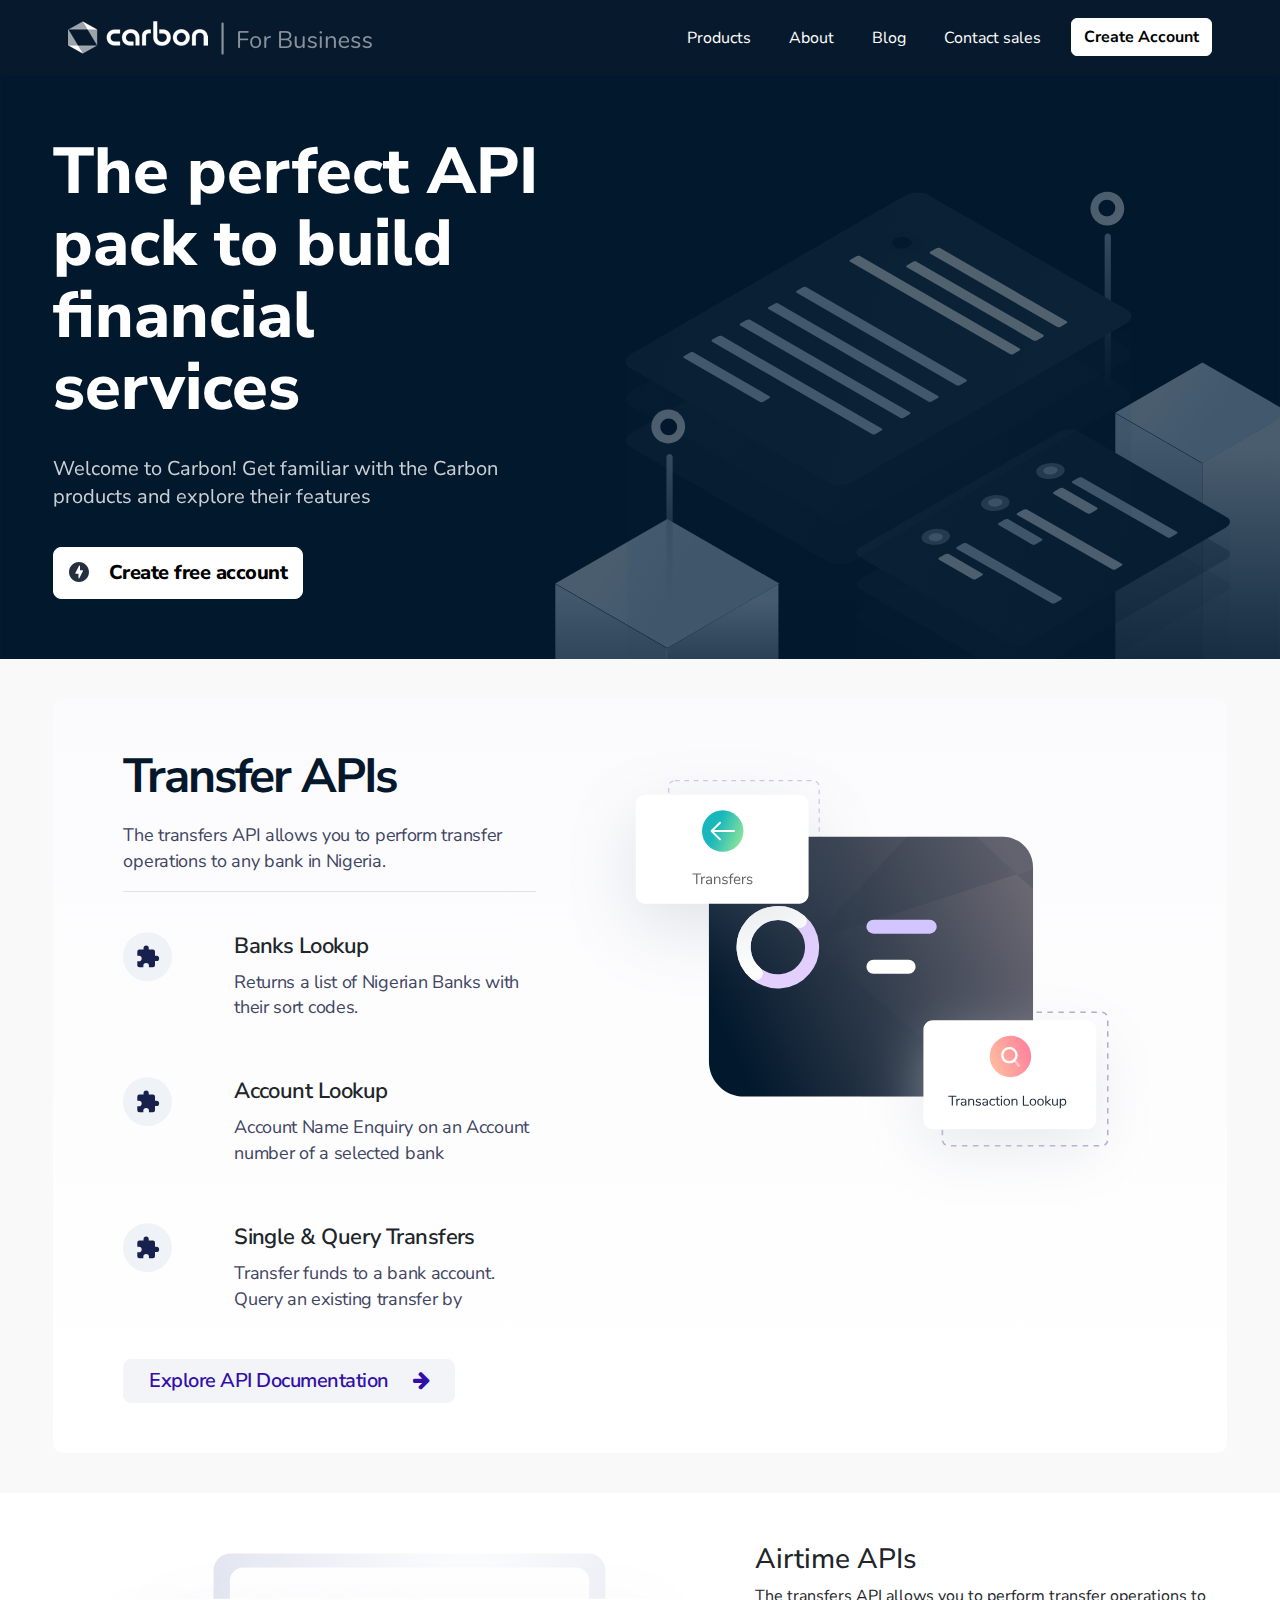
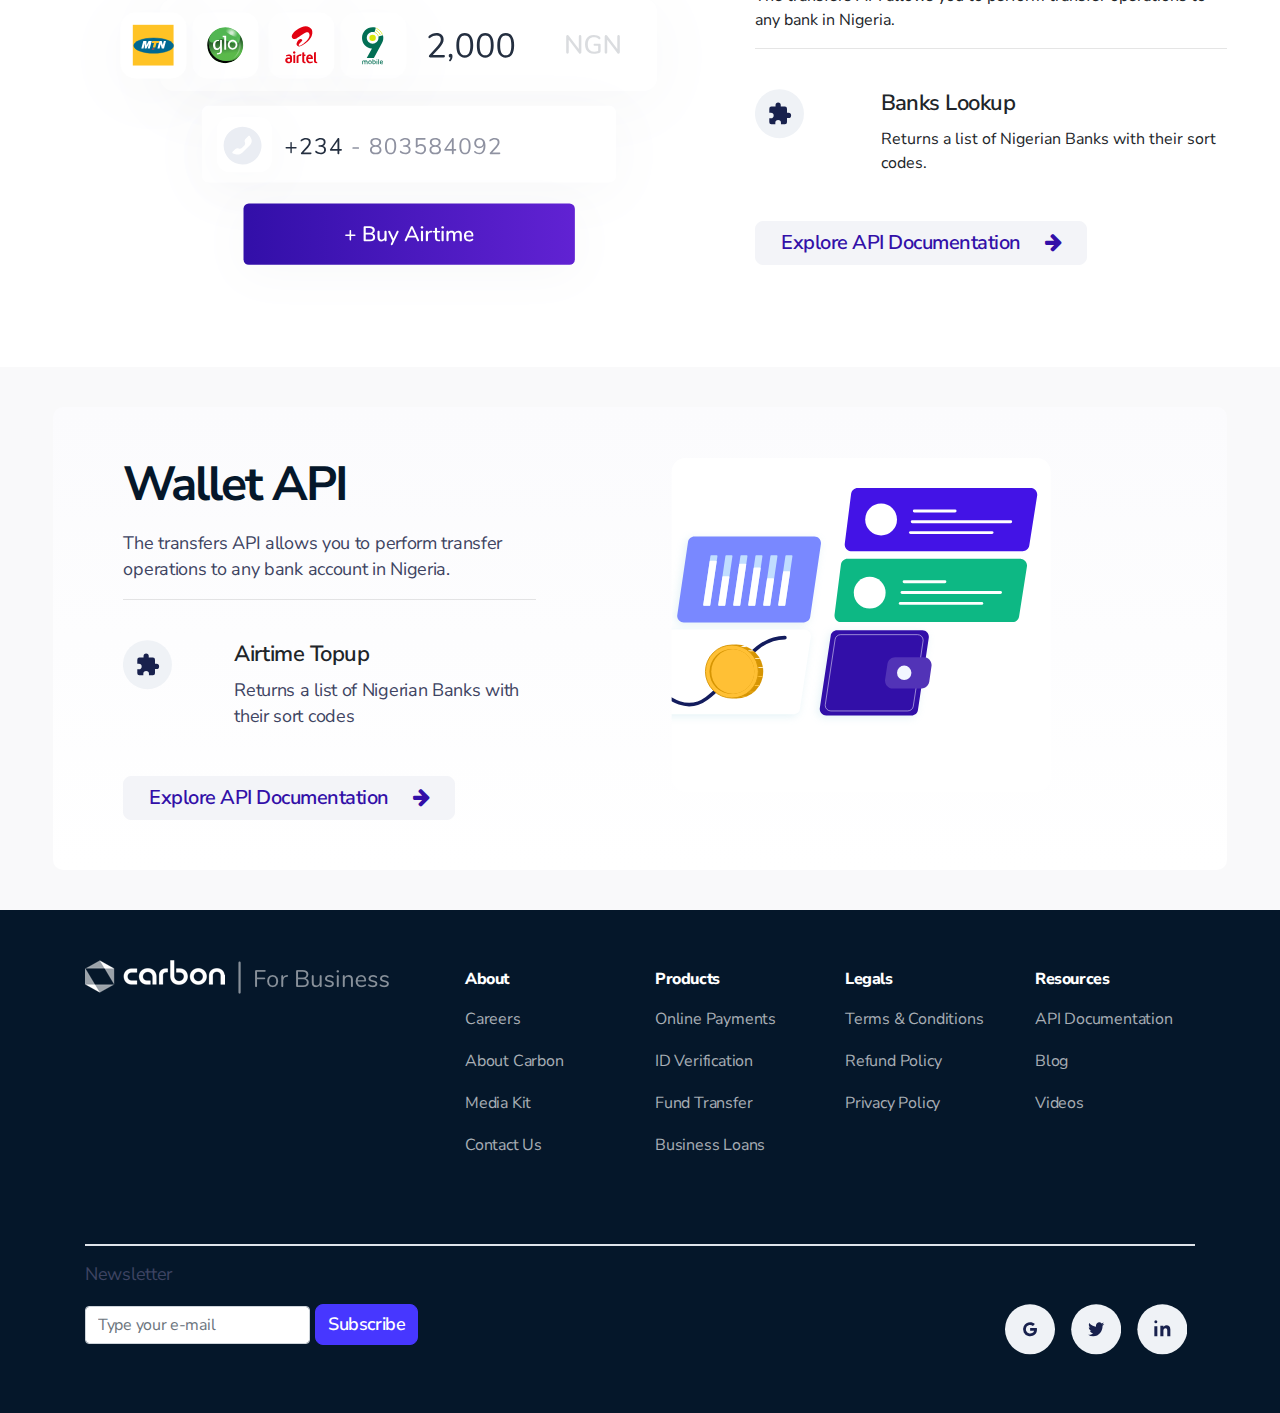
<file: developers.html>
<!DOCTYPE html>
<html>
<head lang="en">
    <title>Carbon</title>
    <meta charset="utf-8" />
    <meta http-equiv="X-UA-Compatible" content="IE=edge,chrome=1" />
    <meta content='width=device-width, initial-scale=1.0, maximum-scale=1.0, user-scalable=0' name='viewport' />
    <link href="font-awesome-4.7.0/css/font-awesome.min.css" rel="stylesheet"/>
    <link href="font-awesome-4.7.0/css/font-awesome-animation.min.css" rel="stylesheet"/>
    <link href="css/bootstrap.min.css" rel="stylesheet" />
    <link href="css/style.css" rel="stylesheet">
    <link href="css/smallerscreen.css" rel="stylesheet">
    <link href="css/animate.min.css" rel="stylesheet">
    <link href="css/hover-min.css" rel="stylesheet">
    <link rel="shortcut icon" type="image/png" href="images/logo.png"/>
    <link href="https://fonts.googleapis.com/css?family=Nunito+Sans&display=swap" rel="stylesheet">
    <style>
        .btn.btn-info.btn-explore {
          background-color: #f3f4f8; 
          border-color: #f3f4f8;
          font-size: 20px;
          font-weight: 600;
          letter-spacing: -0.5px;
          color: #320fa8;
          padding-left: 25px;
          padding-right: 25px;
        }
        .accept-wrapper {
            background: url(images/developers-header.svg);
            background-size: cover;
            background-repeat: no-repeat;
        }
        .accept-wrapper h1 {
            width: 90%;
        }
        .accept-wrapper p {
            width: 80%;
        }
        .btn.btn-info.btn-apply {
            background-color: #370acc;
            border-color: #370acc;
            color: #fff;
        }
        .documentation-wrapper {
            background-image: #fff;
            position: static;
            margin: 40px 0;
        }
        .settlement-wrapper h6 {
          font-size: 22px;
          font-weight: 600;
          line-height: 1.36;
          letter-spacing: -0.55px;
        }
        .fund-wrapper.onlinepayment-wrapper {
            box-shadow: none;
            margin-top: 15px;
            padding-top: 0;
            padding-left: 0;
        }
        .btn.btn-info.btn-apply {
            background: #fff;
            border-color: #fff;
            color: #000;
            margin-top: 20px;
        }
    </style>
</head>
<body style="background-color: #f9f9fa;"> 
    <header> 
        <nav class="navbar navbar-expand-lg navbar-dark">
            <div class="container-fluid">
                <a class="navbar-brand" href="index.html">
                    <img src="images/logo.png" class="img-fluid" alt="Logo">
                </a>
                <button class="navbar-toggler navbar-toggler-right" type="button" data-toggle="collapse" data-target="#navb">
                    <span class="navbar-toggler-icon"></span>
                </button>
                <div class="collapse navbar-collapse" id="navb">
                    <ul class="navbar-nav ml-auto">
                        <li class="nav-item">
                            <a class="nav-link active" href="index.html">Products </a>
                        </li>
                        <li class="nav-item">
                            <a class="nav-link" href="cuisine.html">About </a>
                        </li>
                        <li class="nav-item">
                            <a class="nav-link" href="fashion.html">Blog</a>
                        </li>
                        <li class="nav-item">
                            <a class="nav-link" href="lifestyle.html">Contact sales</a>
                        </li>
                        <li class="nav-item">
                            <a class="btn btn-info btn-create" href=".html">Create Account</a>
                        </li>
                    </ul>
                </div>
            </div>
        </nav>
    </header>

    <main>
        <article>
            <div class="accept-wrapper">
                <div class="container-fluid">
                    <div class="row">
                        <div class="col-lg-6 col-md-7">
                            <div>
                                <h1>The perfect API pack to build financial services</h1>
                                <p>Welcome to Carbon! Get familiar with the Carbon products and explore their features</p>
                                <a href="" class="btn btn-info btn-apply"><img src="images/icon-gray.svg" class="img-fluid" alt="">&emsp;Create free account</a>
                            </div>
                        </div>
                    </div>
                </div>
            </div>
            <div class="container-fluid">
                <div>
                    <div class="documentation-wrapper">
                        <div class="row">
                            <div class="col-lg-5 col-md-6">
                                <div>
                                    <h3>Transfer APIs</h3>
                                    <p>The transfers API allows you to perform transfer operations to any bank in Nigeria.</p>
                                    <hr>
                                </div>
                                <div>
                                    <div class="row mt-40">
                                        <div class="col-lg-3 col-md-4 col-3">
                                            <div>
                                                <img src="images/hooks.svg" class="img-fluid" alt="">
                                            </div>
                                        </div>
                                        <div class="col-lg-9 col-md-8 col-8">
                                            <div class="settlement-wrapper">
                                                <h6>Banks Lookup</h6>
                                                <p>Returns a list of Nigerian Banks with their sort codes.</p>
                                            </div>
                                        </div>
                                    </div>
                                    <div class="row mt-40">
                                        <div class="col-lg-3 col-md-4 col-3">
                                            <div>
                                                <img src="images/hooks.svg" class="img-fluid" alt="">
                                            </div>
                                        </div>
                                        <div class="col-lg-9 col-md-8 col-8">
                                            <div class="settlement-wrapper">
                                                <h6>Account Lookup</h6>
                                                <p>Account Name Enquiry on an Account number of a selected bank</p>
                                            </div>
                                        </div>
                                    </div>
                                    <div class="row mt-40">
                                        <div class="col-lg-3 col-md-4 col-3">
                                            <div>
                                                <img src="images/hooks.svg" class="img-fluid" alt="">
                                            </div>
                                        </div>
                                        <div class="col-lg-9 col-md-8 col-8">
                                            <div class="settlement-wrapper">
                                                <h6>Single & Query Transfers</h6>
                                                <p>Transfer funds to a bank account. Query an existing transfer by</p>
                                            </div>
                                        </div>
                                    </div>
                                    <a href="" class="btn btn-info btn-explore">Explore API Documentation &emsp;<i class="fa fa-arrow-right"></i></a>
                                </div>
                            </div>
                            <div class="col-lg-7 col-md-6">
                                <div>
                                    <img src="images/transferAPI.svg" class="img-fluid" alt="">
                                </div>
                            </div>
                        </div>
                    </div>
                </div>
            </div>
            <div style="background-color: #fff; padding: 50px 0;">
                <div class="container-fluid">
                    <div class="row">
                        <div class="col-lg-7 col-md-6">
                            <div>
                                <img src="images/airtimeAPI.svg" class="img-fluid" alt="">
                            </div>
                        </div>
                            <div class="col-lg-5 col-md-6">
                                <div>
                                    <h3>Airtime APIs</h3>
                                    <p>The transfers API allows you to perform transfer operations to any bank in Nigeria.</p>
                                    <hr>
                                </div>
                                <div>
                                    <div class="row mt-40">
                                        <div class="col-lg-3 col-md-4 col-3">
                                            <div>
                                                <img src="images/hooks.svg" class="img-fluid" alt="">
                                            </div>
                                        </div>
                                        <div class="col-lg-9 col-md-8 col-8">
                                            <div class="settlement-wrapper">
                                                <h6>Banks Lookup</h6>
                                                <p>Returns a list of Nigerian Banks with their sort codes.</p>
                                            </div>
                                        </div>
                                    </div>
                                    <a href="" class="btn btn-info btn-explore">Explore API Documentation &emsp;<i class="fa fa-arrow-right"></i></a>
                                </div>
                            </div>
                        </div>
                </div>
            </div>
            <div>
                <div class="container-fluid">
                    <div class="documentation-wrapper">
                        <div class="row">
                            <div class="col-lg-5 col-md-6">
                                <div>
                                    <h3>Wallet API</h3>
                                    <p>The transfers API allows you to perform transfer operations to any bank account in Nigeria.</p>
                                    <hr>
                                </div>
                                <div>
                                    <div class="row mt-40">
                                        <div class="col-lg-3 col-md-4 col-3">
                                            <div>
                                                <img src="images/hooks.svg" class="img-fluid" alt="">
                                            </div>
                                        </div>
                                        <div class="col-lg-9 col-md-8 col-8">
                                            <div class="settlement-wrapper">
                                                <h6>Airtime Topup</h6>
                                                <p>Returns a list of Nigerian Banks with their sort codes</p>
                                            </div>
                                        </div>
                                    </div>
                                    <a href="" class="btn btn-info btn-explore">Explore API Documentation &emsp;<i class="fa fa-arrow-right"></i></a>
                                </div>
                            </div>
                            <div class="col-lg-7 col-md-6">
                                <div class="text-center">
                                    <img src="images/walletAPI.svg" class="img-fluid" alt="">
                                </div>
                            </div>
                        </div>
                    </div>
                </div>
            </div>
        </article>
    </main>

    <footer>
        <div class="container">
            <div class="row">
                <div class="col-lg-4">
                    <div>
                        <a href="index.html"><img src="images/logo.png" class="img-fluid" alt=""></a>
                    </div>
                </div>
                <div class="col-lg-8">
                    <div class="row">
                        <div class="col-lg-3 col-md-3 col-sm-3 col-6">
                            <div>
                                <p class="about">About</p>
                                <div>
                                    <p><a href="">Careers</a></p>
                                    <p><a href="">About Carbon</a></p>
                                    <p><a href="">Media Kit</a></p>
                                    <p><a href="">Contact Us</a></p>
                                </div>
                            </div>
                        </div>
                        <div class="col-lg-3 col-md-3 col-sm-3 col-6">
                            <div>
                                <p class="about">Products</p>
                                <div>
                                    <p><a href="online-payment.html">Online Payments</a></p>
                                    <p><a href="fund-transfer.html">ID Verification</a></p>
                                    <p><a href="developer.html">Fund Transfer</a></p>
                                    <p><a href="business-loan.html">Business Loans</a></p>
                                </div>
                            </div>
                        </div>
                        <div class="col-lg-3 col-md-3 col-sm-3 col-6">
                            <div>
                                <p class="about">Legals</p>
                                <div>
                                    <p><a href="">Terms & Conditions</a></p>
                                    <p><a href="">Refund Policy</a></p>
                                    <p><a href="">Privacy Policy</a></p>
                                </div>
                            </div>
                        </div>
                        <div class="col-lg-3 col-md-3 col-sm-3 col-6">
                            <div>
                                <p class="about">Resources</p>
                                <div>
                                    <p><a href="">API Documentation</a></p>
                                    <p><a href="">Blog</a></p>
                                    <p><a href="">Videos</a></p>
                                </div>
                            </div>
                        </div>
                    </div>
                </div>
            </div>
            <hr>
            <div>
                <p>Newsletter</p>
                <div class="row">
                    <div class="col-lg-5">
                        <form class="form-inline">
                            <input type="email" class="form-control" name="" placeholder="Type your e-mail">
                            <button class="btn btn-info btn-subscribe">Subscribe</button>
                        </form>
                    </div>
                    <div class="col-lg-7">
                        <div class="pull-right">
                            <div class="d-flex">
                                <div class="p-2">
                                    <a href=""><img src="images/google-icon.svg" class="img-fluid" alt=""></a>
                                </div>
                                <div class="p-2">
                                    <a href=""><img src="images/twitter-icon.svg" class="img-fluid" alt=""></a>
                                </div>
                                <div class="p-2">
                                    <a href=""><img src="images/linkedin-icon.svg" class="img-fluid" alt=""></a>
                                </div>
                            </div>
                        </div>
                    </div>
                </div>
            </div>
        </div>
    </footer>


    <script src="js/jquery.min.js"></script>
    <script src="js/popper.min.js"></script>
    <script src="js/bootstrap.min.js"></script>
</body>
</html>
</file>
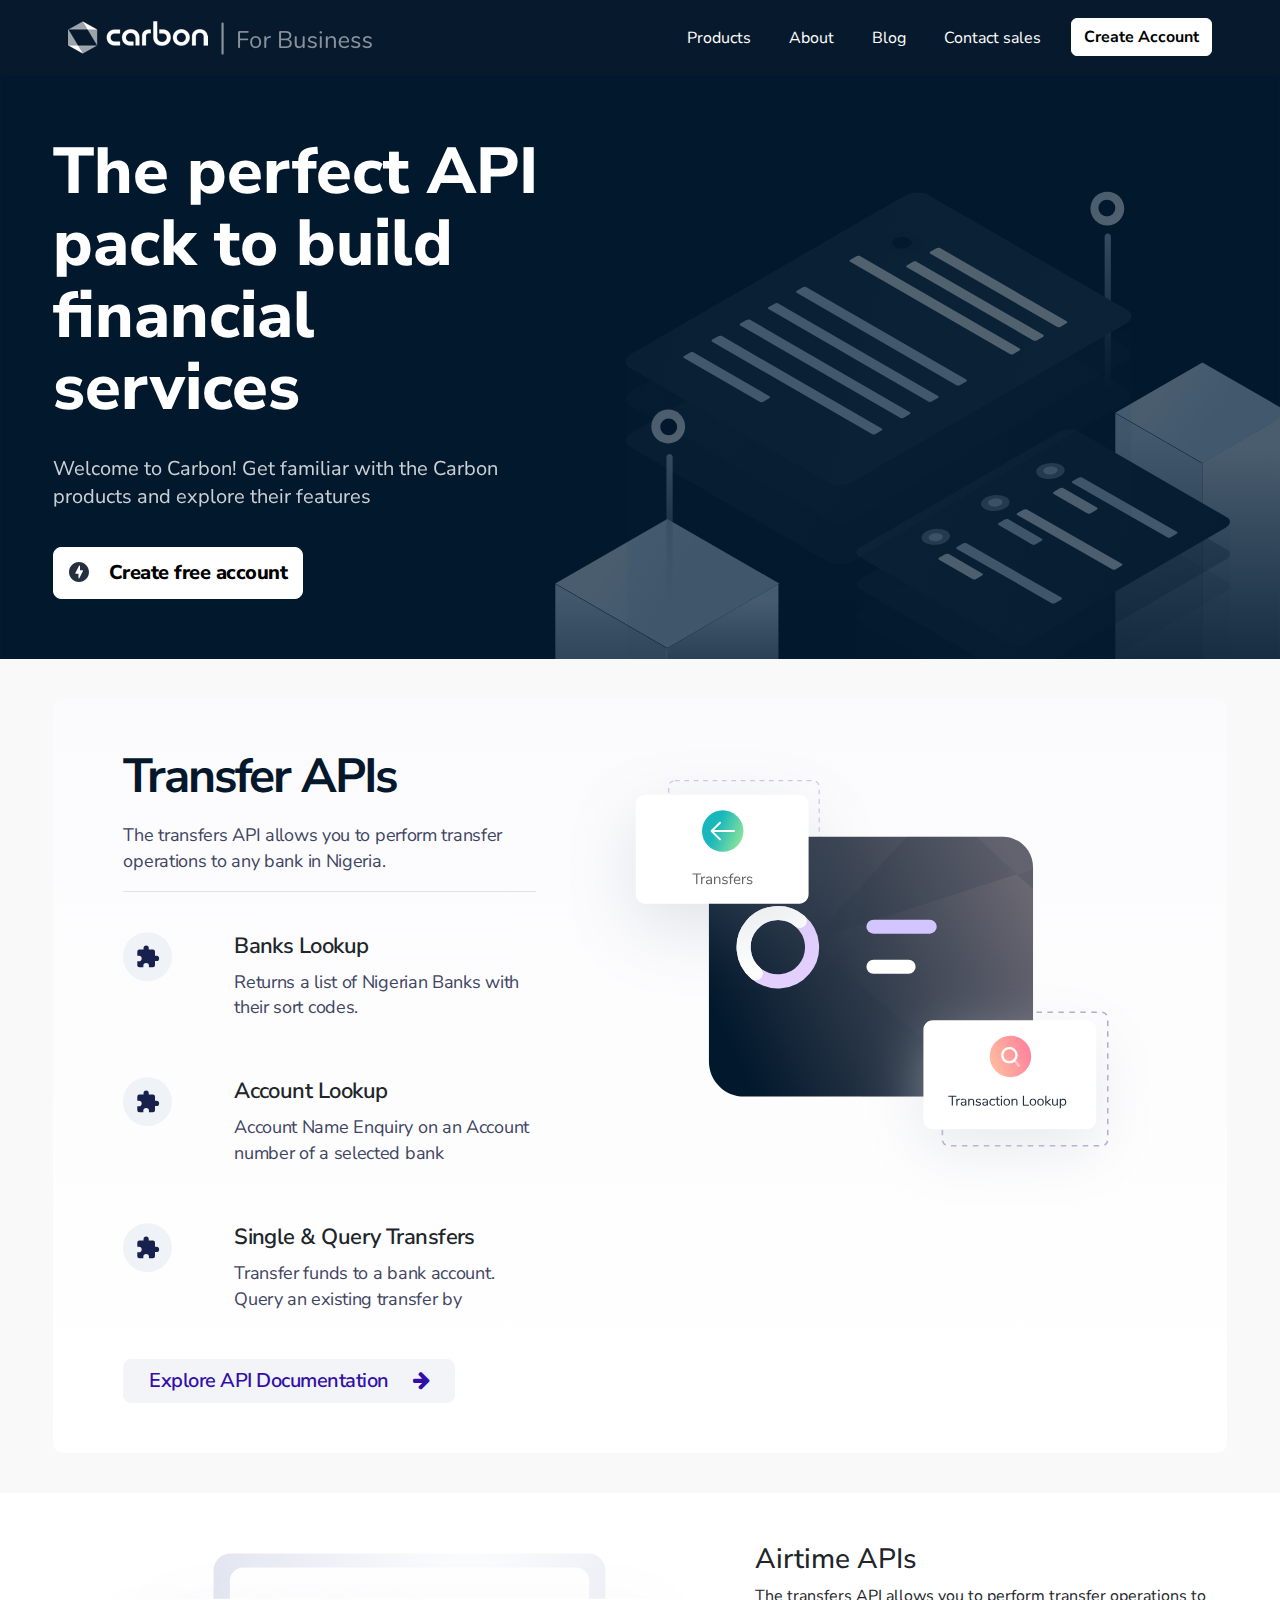
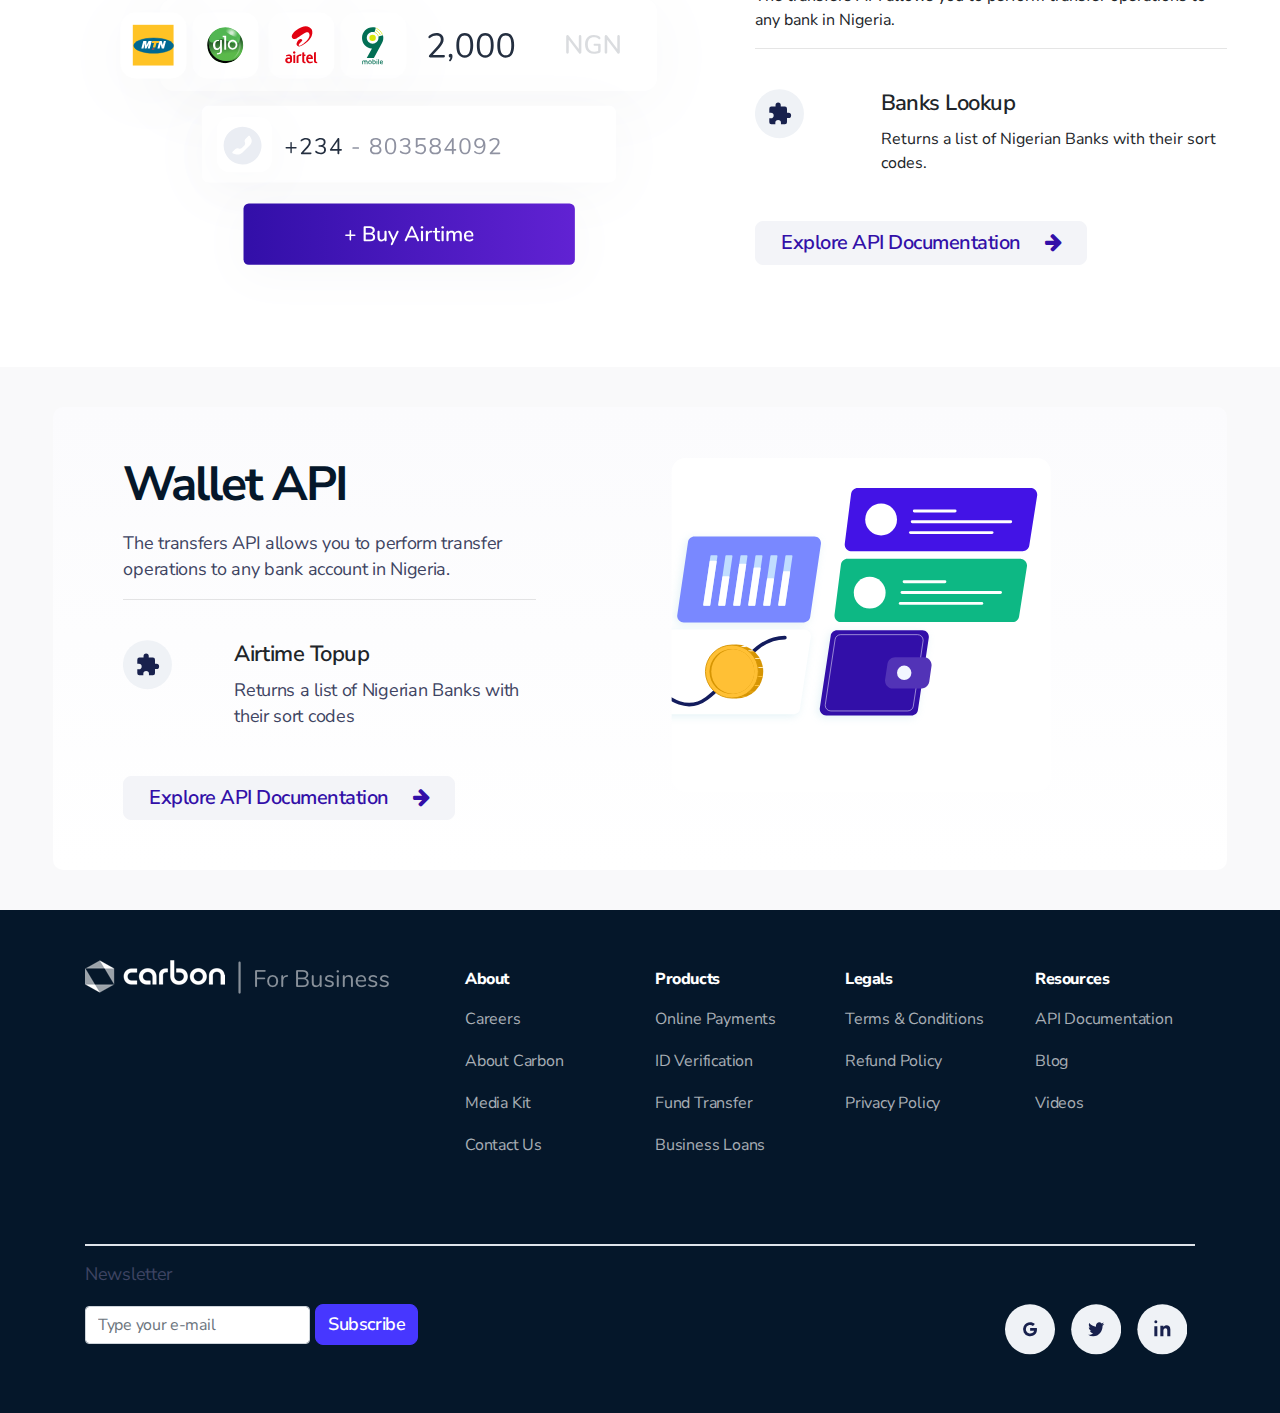
<file: financial-services.html>
<!DOCTYPE html>
<html>
<head lang="en">
    <title>Carbon</title>
    <meta charset="utf-8" />
    <meta http-equiv="X-UA-Compatible" content="IE=edge,chrome=1" />
    <meta content='width=device-width, initial-scale=1.0, maximum-scale=1.0, user-scalable=0' name='viewport' />
    <link href="font-awesome-4.7.0/css/font-awesome.min.css" rel="stylesheet"/>
    <link href="font-awesome-4.7.0/css/font-awesome-animation.min.css" rel="stylesheet"/>
    <link href="css/bootstrap.min.css" rel="stylesheet" />
    <link href="css/style.css" rel="stylesheet">
    <link href="css/smallerscreen.css" rel="stylesheet">
    <link href="css/animate.min.css" rel="stylesheet">
    <link href="css/hover-min.css" rel="stylesheet">
    <link rel="shortcut icon" type="image/png" href="images/logo.png"/>
    <link href="https://fonts.googleapis.com/css?family=Nunito+Sans&display=swap" rel="stylesheet">
    <style>
        .btn.btn-info.btn-explore {
          background-color: #f3f4f8; 
          border-color: #f3f4f8;
          font-size: 20px;
          font-weight: 600;
          letter-spacing: -0.5px;
          color: #320fa8;
          padding-left: 25px;
          padding-right: 25px;
        }
        .accept-wrapper {
            background: url(images/developers-header.svg);
            background-size: cover;
            background-repeat: no-repeat;
        }
        .accept-wrapper h1 {
            width: 90%;
        }
        .accept-wrapper p {
            width: 80%;
        }
        .btn.btn-info.btn-apply {
            background-color: #370acc;
            border-color: #370acc;
            color: #fff;
        }
        .documentation-wrapper {
            background-image: #fff;
            position: static;
            margin: 40px 0;
        }
        .settlement-wrapper h6 {
          font-size: 22px;
          font-weight: 600;
          line-height: 1.36;
          letter-spacing: -0.55px;
        }
        .fund-wrapper.onlinepayment-wrapper {
            box-shadow: none;
            margin-top: 15px;
            padding-top: 0;
            padding-left: 0;
        }
        .btn.btn-info.btn-apply {
            background: #fff;
            border-color: #fff;
            color: #000;
            margin-top: 20px;
        }
    </style>
</head>
<body style="background-color: #f9f9fa;"> 
    <header> 
        <nav class="navbar navbar-expand-lg navbar-dark">
            <div class="container-fluid">
                <a class="navbar-brand" href="index.html">
                    <img src="images/logo.png" class="img-fluid" alt="Logo">
                </a>
                <button class="navbar-toggler navbar-toggler-right" type="button" data-toggle="collapse" data-target="#navb">
                    <span class="navbar-toggler-icon"></span>
                </button>
                <div class="collapse navbar-collapse" id="navb">
                    <ul class="navbar-nav ml-auto">
                        <li class="nav-item">
                            <a class="nav-link active" href="index.html">Products </a>
                        </li>
                        <li class="nav-item">
                            <a class="nav-link" href="cuisine.html">About </a>
                        </li>
                        <li class="nav-item">
                            <a class="nav-link" href="fashion.html">Blog</a>
                        </li>
                        <li class="nav-item">
                            <a class="nav-link" href="lifestyle.html">Contact sales</a>
                        </li>
                        <li class="nav-item">
                            <a class="btn btn-info btn-create" href=".html">Create Account</a>
                        </li>
                    </ul>
                </div>
            </div>
        </nav>
    </header>

    <main>
        <article>
            <div class="accept-wrapper">
                <div class="container-fluid">
                    <div class="row">
                        <div class="col-lg-6 col-md-7">
                            <div>
                                <h1>The perfect API pack to build financial services</h1>
                                <p>Welcome to Carbon! Get familiar with the Carbon products and explore their features</p>
                                <a href="" class="btn btn-info btn-apply"><img src="images/icon-gray.svg" class="img-fluid" alt="">&emsp;Create free account</a>
                            </div>
                        </div>
                    </div>
                </div>
            </div>
            <div class="container-fluid">
                <div>
                    <div class="documentation-wrapper">
                        <div class="row">
                            <div class="col-lg-5 col-md-6">
                                <div>
                                    <h3>Transfer APIs</h3>
                                    <p>The transfers API allows you to perform transfer operations to any bank in Nigeria.</p>
                                    <hr>
                                </div>
                                <div>
                                    <div class="row mt-40">
                                        <div class="col-lg-3 col-md-4 col-3">
                                            <div>
                                                <img src="images/hooks.svg" class="img-fluid" alt="">
                                            </div>
                                        </div>
                                        <div class="col-lg-9 col-md-8 col-8">
                                            <div class="settlement-wrapper">
                                                <h6>Banks Lookup</h6>
                                                <p>Returns a list of Nigerian Banks with their sort codes.</p>
                                            </div>
                                        </div>
                                    </div>
                                    <div class="row mt-40">
                                        <div class="col-lg-3 col-md-4 col-3">
                                            <div>
                                                <img src="images/hooks.svg" class="img-fluid" alt="">
                                            </div>
                                        </div>
                                        <div class="col-lg-9 col-md-8 col-8">
                                            <div class="settlement-wrapper">
                                                <h6>Account Lookup</h6>
                                                <p>Account Name Enquiry on an Account number of a selected bank</p>
                                            </div>
                                        </div>
                                    </div>
                                    <div class="row mt-40">
                                        <div class="col-lg-3 col-md-4 col-3">
                                            <div>
                                                <img src="images/hooks.svg" class="img-fluid" alt="">
                                            </div>
                                        </div>
                                        <div class="col-lg-9 col-md-8 col-8">
                                            <div class="settlement-wrapper">
                                                <h6>Single & Query Transfers</h6>
                                                <p>Transfer funds to a bank account. Query an existing transfer by</p>
                                            </div>
                                        </div>
                                    </div>
                                    <a href="" class="btn btn-info btn-explore">Explore API Documentation &emsp;<i class="fa fa-arrow-right"></i></a>
                                </div>
                            </div>
                            <div class="col-lg-7 col-md-6">
                                <div>
                                    <img src="images/transferAPI.svg" class="img-fluid" alt="">
                                </div>
                            </div>
                        </div>
                    </div>
                </div>
            </div>
            <div style="background-color: #fff; padding: 50px 0;">
                <div class="container-fluid">
                    <div class="row">
                        <div class="col-lg-7 col-md-6">
                            <div>
                                <img src="images/airtimeAPI.svg" class="img-fluid" alt="">
                            </div>
                        </div>
                            <div class="col-lg-5 col-md-6">
                                <div>
                                    <h3>Airtime APIs</h3>
                                    <p>The transfers API allows you to perform transfer operations to any bank in Nigeria.</p>
                                    <hr>
                                </div>
                                <div>
                                    <div class="row mt-40">
                                        <div class="col-lg-3 col-md-4 col-3">
                                            <div>
                                                <img src="images/hooks.svg" class="img-fluid" alt="">
                                            </div>
                                        </div>
                                        <div class="col-lg-9 col-md-8 col-8">
                                            <div class="settlement-wrapper">
                                                <h6>Banks Lookup</h6>
                                                <p>Returns a list of Nigerian Banks with their sort codes.</p>
                                            </div>
                                        </div>
                                    </div>
                                    <a href="" class="btn btn-info btn-explore">Explore API Documentation &emsp;<i class="fa fa-arrow-right"></i></a>
                                </div>
                            </div>
                        </div>
                </div>
            </div>
            <div>
                <div class="container-fluid">
                    <div class="documentation-wrapper">
                        <div class="row">
                            <div class="col-lg-5 col-md-6">
                                <div>
                                    <h3>Wallet API</h3>
                                    <p>The transfers API allows you to perform transfer operations to any bank account in Nigeria.</p>
                                    <hr>
                                </div>
                                <div>
                                    <div class="row mt-40">
                                        <div class="col-lg-3 col-md-4 col-3">
                                            <div>
                                                <img src="images/hooks.svg" class="img-fluid" alt="">
                                            </div>
                                        </div>
                                        <div class="col-lg-9 col-md-8 col-8">
                                            <div class="settlement-wrapper">
                                                <h6>Airtime Topup</h6>
                                                <p>Returns a list of Nigerian Banks with their sort codes</p>
                                            </div>
                                        </div>
                                    </div>
                                    <a href="" class="btn btn-info btn-explore">Explore API Documentation &emsp;<i class="fa fa-arrow-right"></i></a>
                                </div>
                            </div>
                            <div class="col-lg-7 col-md-6">
                                <div class="text-center">
                                    <img src="images/walletAPI.svg" class="img-fluid" alt="">
                                </div>
                            </div>
                        </div>
                    </div>
                </div>
            </div>
        </article>
    </main>

    <footer>
        <div class="container">
            <div class="row">
                <div class="col-lg-4">
                    <div>
                        <a href="index.html"><img src="images/logo.png" class="img-fluid" alt=""></a>
                    </div>
                </div>
                <div class="col-lg-8">
                    <div class="row">
                        <div class="col-lg-3 col-md-3 col-sm-3 col-6">
                            <div>
                                <p class="about">About</p>
                                <div>
                                    <p><a href="">Careers</a></p>
                                    <p><a href="">About Carbon</a></p>
                                    <p><a href="">Media Kit</a></p>
                                    <p><a href="">Contact Us</a></p>
                                </div>
                            </div>
                        </div>
                        <div class="col-lg-3 col-md-3 col-sm-3 col-6">
                            <div>
                                <p class="about">Products</p>
                                <div>
                                    <p><a href="">Online Payments</a></p>
                                    <p><a href="">ID Verification</a></p>
                                    <p><a href="">Fund Transfer</a></p>
                                    <p><a href="">Business Loans</a></p>
                                </div>
                            </div>
                        </div>
                        <div class="col-lg-3 col-md-3 col-sm-3 col-6">
                            <div>
                                <p class="about">Legals</p>
                                <div>
                                    <p><a href="">Terms & Conditions</a></p>
                                    <p><a href="">Refund Policy</a></p>
                                    <p><a href="">Privacy Policy</a></p>
                                </div>
                            </div>
                        </div>
                        <div class="col-lg-3 col-md-3 col-sm-3 col-6">
                            <div>
                                <p class="about">Resources</p>
                                <div>
                                    <p><a href="">API Documentation</a></p>
                                    <p><a href="">Blog</a></p>
                                    <p><a href="">Videos</a></p>
                                </div>
                            </div>
                        </div>
                    </div>
                </div>
            </div>
            <hr>
            <div>
                <p>Newsletter</p>
                <div class="row">
                    <div class="col-lg-5">
                        <form class="form-inline">
                            <input type="email" class="form-control" name="" placeholder="Type your e-mail">
                            <button class="btn btn-info btn-subscribe">Subscribe</button>
                        </form>
                    </div>
                    <div class="col-lg-7">
                        <div class="pull-right">
                            <div class="d-flex">
                                <div class="p-2">
                                    <a href=""><img src="images/google-icon.svg" class="img-fluid" alt=""></a>
                                </div>
                                <div class="p-2">
                                    <a href=""><img src="images/twitter-icon.svg" class="img-fluid" alt=""></a>
                                </div>
                                <div class="p-2">
                                    <a href=""><img src="images/linkedin-icon.svg" class="img-fluid" alt=""></a>
                                </div>
                            </div>
                        </div>
                    </div>
                </div>
            </div>
        </div>
    </footer>


    <script src="js/jquery.min.js"></script>
    <script src="js/popper.min.js"></script>
    <script src="js/bootstrap.min.js"></script>
</body>
</html>
</file>
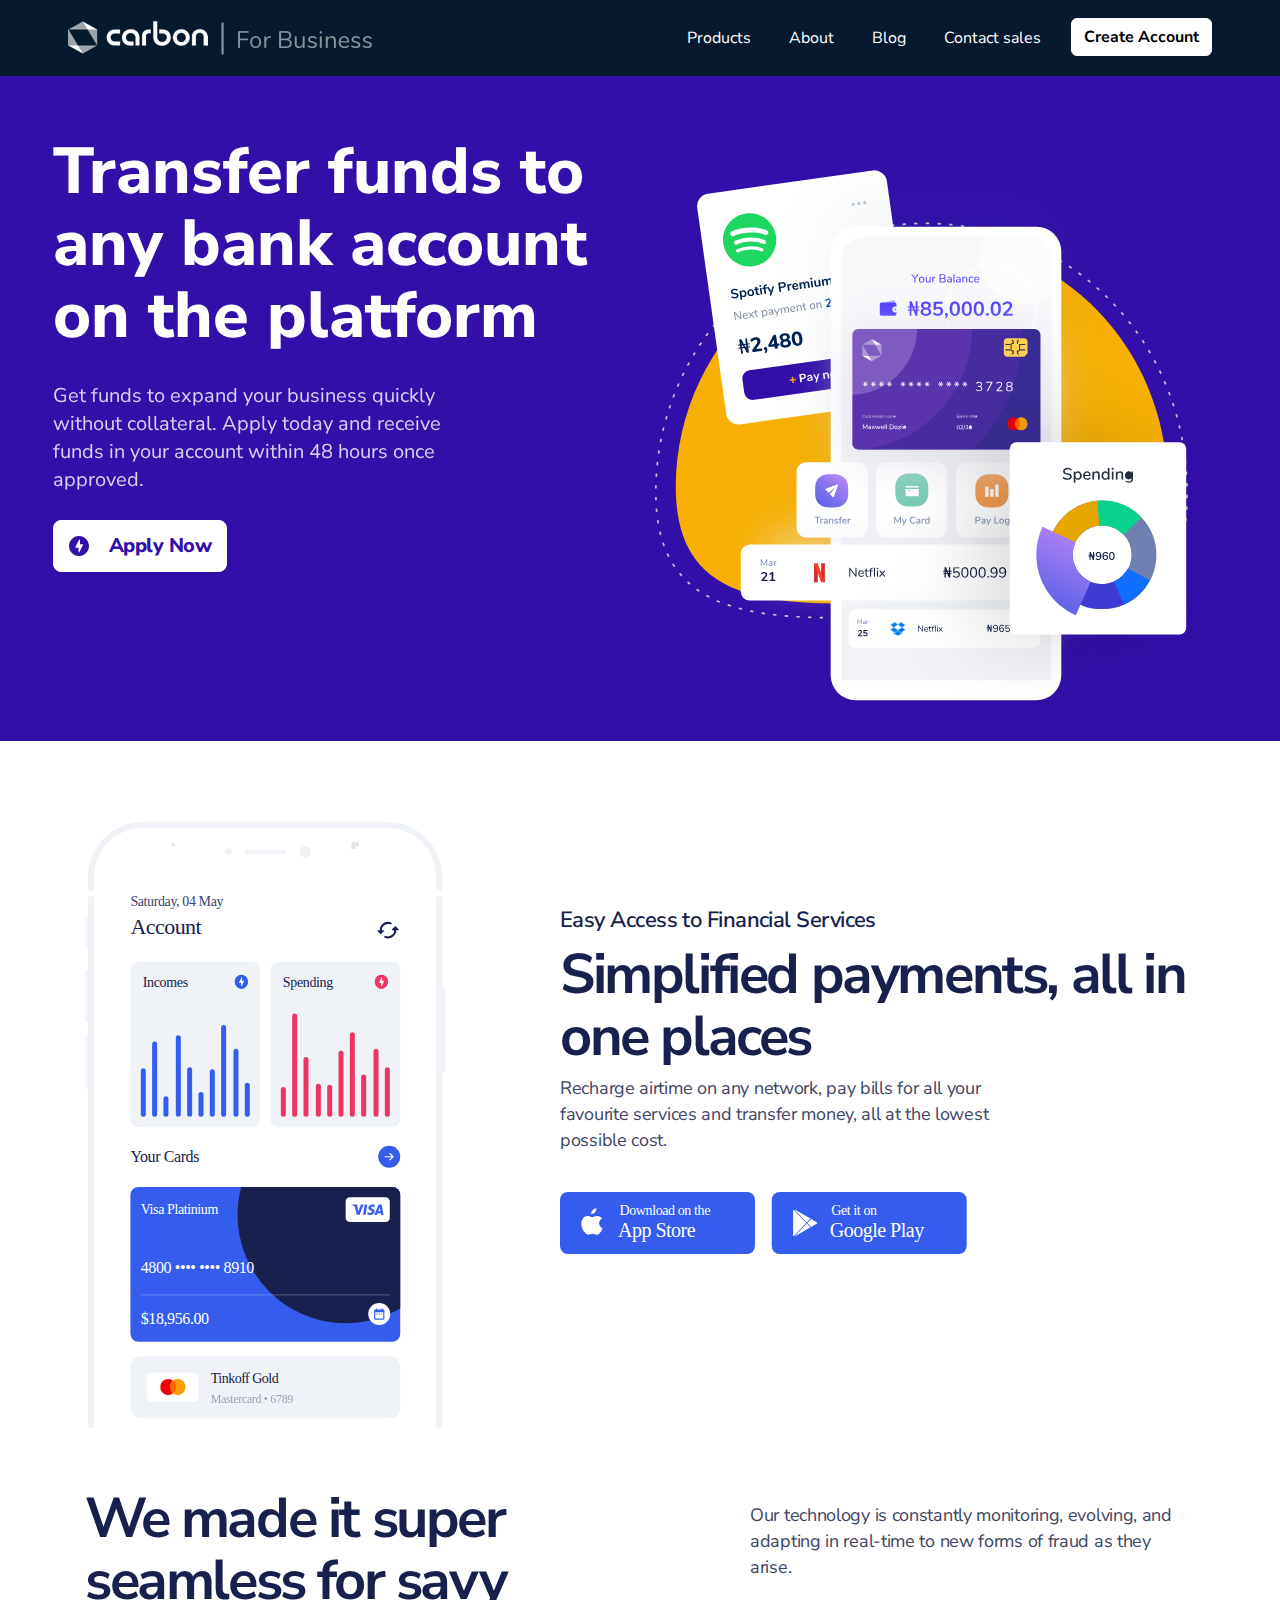
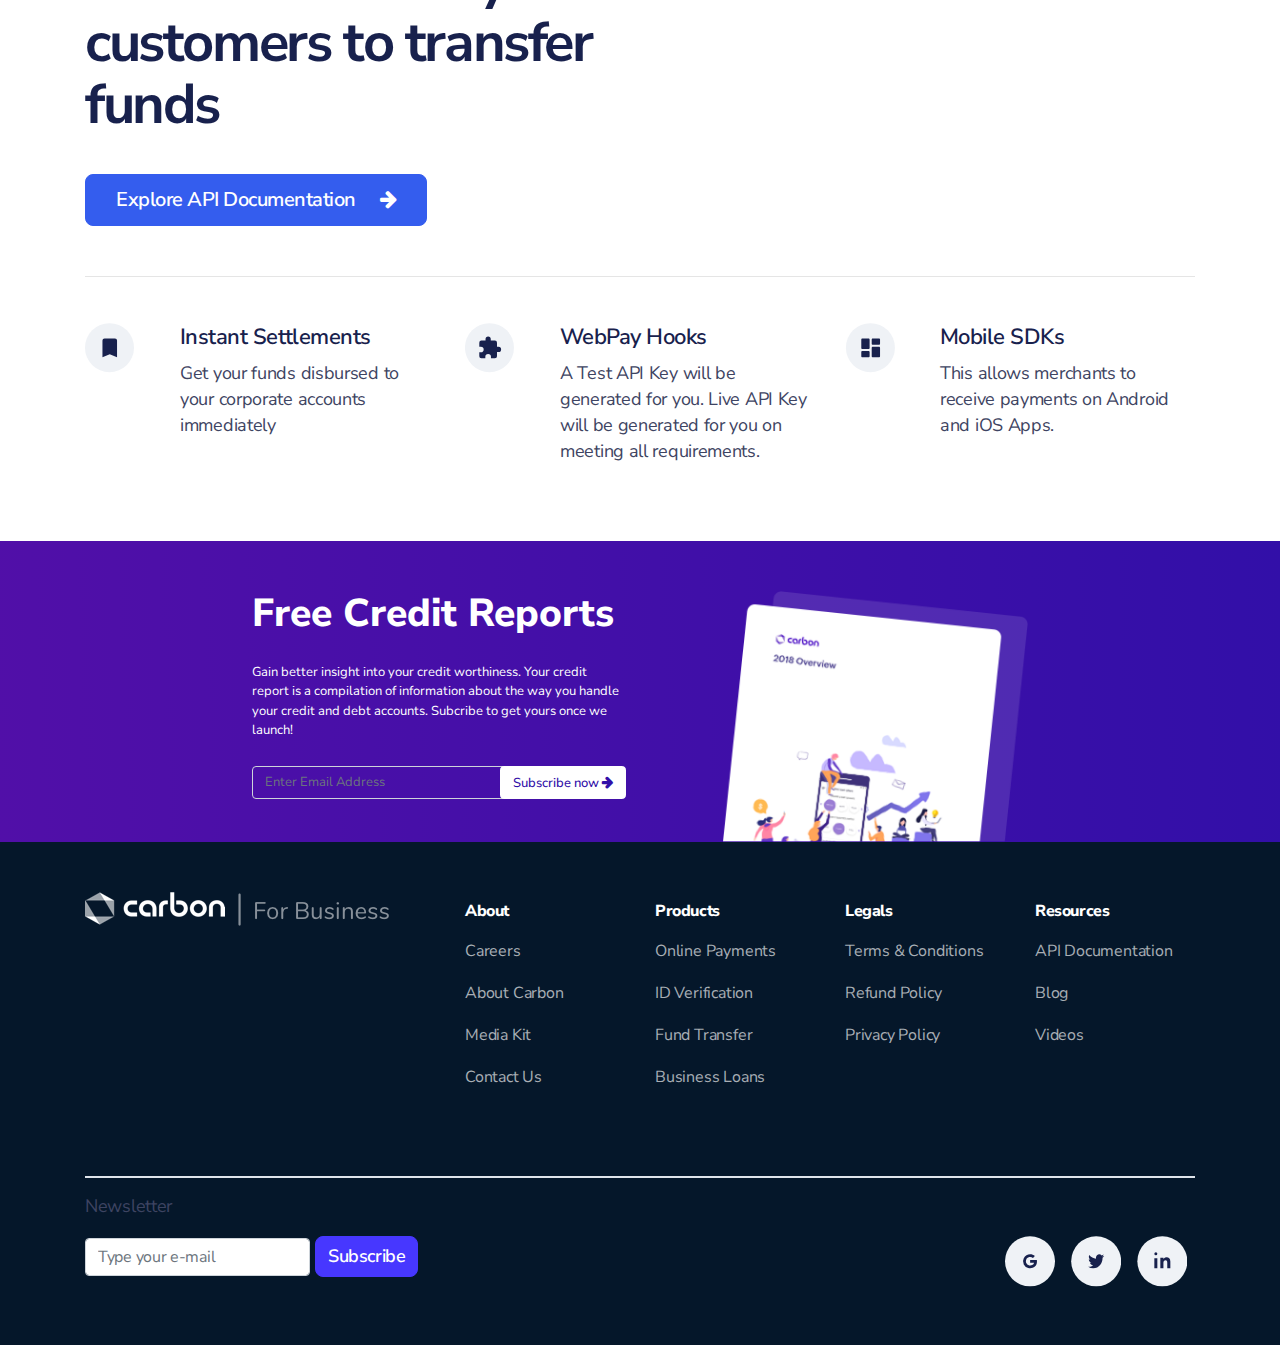
<file: fund-transfer.html>
<!DOCTYPE html>
<html>
<head lang="en">
	<title>Carbon</title>
	<meta charset="utf-8" />
    <meta http-equiv="X-UA-Compatible" content="IE=edge,chrome=1" />
    <meta content='width=device-width, initial-scale=1.0, maximum-scale=1.0, user-scalable=0' name='viewport' />
    <link href="font-awesome-4.7.0/css/font-awesome.min.css" rel="stylesheet"/>
    <link href="font-awesome-4.7.0/css/font-awesome-animation.min.css" rel="stylesheet"/>
    <link href="css/bootstrap.min.css" rel="stylesheet" />
    <link href="css/style.css" rel="stylesheet">
    <link href="css/smallerscreen.css" rel="stylesheet">
    <link href="css/animate.min.css" rel="stylesheet">
    <link href="css/hover-min.css" rel="stylesheet">
    <link rel="shortcut icon" type="image/png" href="images/logo.png"/>
    <link href="https://fonts.googleapis.com/css?family=Nunito+Sans&display=swap" rel="stylesheet">
    <style>
        .btn.btn-info.btn-explore {
            padding: 10px 30px;
        }
    </style>
</head>
<body> 
    <header> 
        <nav class="navbar navbar-expand-lg navbar-dark">
            <div class="container-fluid">
                <a class="navbar-brand" href="index.html">
                    <img src="images/logo.png" class="img-fluid" alt="Logo">
                </a>
                <button class="navbar-toggler navbar-toggler-right" type="button" data-toggle="collapse" data-target="#navb">
                    <span class="navbar-toggler-icon"></span>
                </button>
                <div class="collapse navbar-collapse" id="navb">
                    <ul class="navbar-nav ml-auto">
                        <li class="nav-item">
                            <a class="nav-link active" href="index.html">Products </a>
                        </li>
                        <li class="nav-item">
                            <a class="nav-link" href="cuisine.html">About </a>
                        </li>
                        <li class="nav-item">
                            <a class="nav-link" href="fashion.html">Blog</a>
                        </li>
                        <li class="nav-item">
                            <a class="nav-link" href="lifestyle.html">Contact sales</a>
                        </li>
                        <li class="nav-item">
                            <a class="btn btn-info btn-create" href=".html">Create Account</a>
                        </li>
                    </ul>
                </div>
            </div>
        </nav>
    </header>

    <main>
        <article>
            <div class="accept-wrapper">
                <div class="container-fluid">
                    <div class="row">
                        <div class="col-lg-6 col-md-6">
                            <div>
                                <h1>Transfer funds to any bank account on the platform</h1>
                                <p>Get funds to expand your business quickly without collateral. Apply today and receive funds in your account within 48 hours once approved.</p>
                                <a href="" class="btn btn-info btn-apply"><img src="images/icon.svg" class="img-fluid" alt="">&emsp;Apply Now</a>
                            </div>
                        </div>
                        <div class="col-lg-6 col-md-6">
                            <div class="img-wrapper">
                                <img src="images/bill.svg" class="img-fluid" alt="">
                            </div>
                        </div>
                    </div>
                </div>
            </div>
            <div class="payment-wrapper">
                <div class="container">
                    <div class="row">
                        <div class="col-lg-5 col-md-5">
                            <div>
                                <img src="images/i-phone.svg" class="img-fluid" alt="">
                            </div>
                        </div>
                        <div class="col-lg-7 col-md-7">
                            <div class="mt-85">
                                <h6>Easy Access to Financial Services</h6>
                                <h2>Simplified payments, all in one places</h2>
                                <p>Recharge airtime on any network, pay bills for all your favourite services and transfer money, all at the lowest possible cost.</p>
                                <div class="d-flex">
                                    <div class="p-2" style="padding-left: 0!important;">
                                        <a href=""><img src="images/app-store.svg" class="img-fluid" alt=""></a>
                                    </div>
                                    <div class="p-2">
                                        <a href=""><img src="images/google-play.svg" class="img-fluid" alt=""></a>
                                    </div>
                                </div>
                            </div>
                        </div>
                    </div>
                </div>
            </div>
            <div class="seamless-wrapper">
                <div class="container">
                    <div class="row">
                        <div class="col-lg-7 col-md-7">
                            <div>
                                <h2 class="super">We made it super seamless for savy customers to transfer funds </h2>
                                <a class="btn btn-info btn-explore" href="">Explore API Documentation &emsp;<i class="fa fa-arrow-right"></i></a>
                            </div>
                        </div>
                        <div class="col-lg-5 col-md-5">
                            <div class="mt-15">
                                <p>Our technology is constantly monitoring, evolving, and adapting in real-time to new forms of fraud as they arise.</p>
                            </div>
                        </div>
                    </div>
                    <hr>
                    <div class="services-wrapper payment-wrapper">
                        <div class="row">
                            <div class="col-lg-4 col-md-4">
                                <div class="row">
                                    <div class="col-lg-3 col-md-4 col-3">
                                        <div>
                                            <img src="images/settlement.svg" class="img-fluid" alt="">
                                        </div>
                                    </div>
                                    <div class="col-lg-9 col-md-8 col-8">
                                        <div class="settlement-wrapper">
                                            <h6>Instant Settlements</h6>
                                            <p>Get your funds disbursed to your corporate accounts immediately</p>
                                        </div>
                                    </div>
                                </div>
                            </div>
                            <div class="col-lg-4 col-md-4">
                                <div class="row">
                                    <div class="col-lg-3 col-md-4 col-3">
                                        <div>
                                            <img src="images/hooks.svg" class="img-fluid" alt="">
                                        </div>
                                    </div>
                                    <div class="col-lg-9 col-md-8 col-8">
                                        <div class="settlement-wrapper">
                                            <h6>WebPay Hooks</h6>
                                            <p>A Test API Key will be generated for you. Live API Key will be generated for you on meeting all requirements.</p>
                                        </div>
                                    </div>
                                </div>
                            </div>
                            <div class="col-lg-4 col-md-4">
                                <div class="row">
                                    <div class="col-lg-3 col-md-4 col-3">
                                        <div>
                                            <img src="images/sdks.svg" class="img-fluid" alt="">
                                        </div>
                                    </div>
                                    <div class="col-lg-9 col-md-8 col-8">
                                        <div class="settlement-wrapper">
                                            <h6>Mobile SDKs</h6>
                                            <p>This allows merchants to receive payments on Android and iOS Apps.</p>
                                        </div>
                                    </div>
                                </div>
                            </div>
                        </div>
                    </div>
                </div>
            </div>
            <div class="report-wrapper">
                <div class="container">
                    <div class="report-div">
                        <div class="row">
                            <div class="col-lg-7 col-md-6">
                                <div>
                                    <h4>Free Credit Reports</h4>
                                    <p>Gain better insight into your credit worthiness. Your credit report is a compilation of information about the way you handle your credit and debt accounts. Subcribe to get yours once we launch!</p>
                                    <div class="input-group mb-3">
                                        <input type="email" name="" class="form-control" placeholder="Enter Email Address">
                                        <div class="input-group-append">
                                            <button class="btn btn-info btn-subscribenow">Subscribe now <i class="fa fa-arrow-right"></i></button>
                                        </div>
                                    </div>
                                </div>
                            </div>
                            <div class="col-lg-5 col-md-6">
                                <div>
                                    <img src="images/report.png" class="img-fluid" alt="">
                                </div>
                            </div>
                        </div>
                    </div>
                </div>
            </div>
        </article>
    </main>

    <footer>
        <div class="container">
            <div class="row">
                <div class="col-lg-4">
                    <div>
                        <a href="index.html"><img src="images/logo.png" class="img-fluid" alt=""></a>
                    </div>
                </div>
                <div class="col-lg-8">
                    <div class="row">
                        <div class="col-lg-3 col-md-3 col-sm-3 col-6">
                            <div>
                                <p class="about">About</p>
                                <div>
                                    <p><a href="">Careers</a></p>
                                    <p><a href="">About Carbon</a></p>
                                    <p><a href="">Media Kit</a></p>
                                    <p><a href="">Contact Us</a></p>
                                </div>
                            </div>
                        </div>
                        <div class="col-lg-3 col-md-3 col-sm-3 col-6">
                            <div>
                                <p class="about">Products</p>
                                <div>
                                    <p><a href="online-payment.html">Online Payments</a></p>
                                    <p><a href="fund-transfer.html">ID Verification</a></p>
                                    <p><a href="developer.html">Fund Transfer</a></p>
                                    <p><a href="business-loan.html">Business Loans</a></p>
                                </div>
                            </div>
                        </div>
                        <div class="col-lg-3 col-md-3 col-sm-3 col-6">
                            <div>
                                <p class="about">Legals</p>
                                <div>
                                    <p><a href="">Terms & Conditions</a></p>
                                    <p><a href="">Refund Policy</a></p>
                                    <p><a href="">Privacy Policy</a></p>
                                </div>
                            </div>
                        </div>
                        <div class="col-lg-3 col-md-3 col-sm-3 col-6">
                            <div>
                                <p class="about">Resources</p>
                                <div>
                                    <p><a href="">API Documentation</a></p>
                                    <p><a href="">Blog</a></p>
                                    <p><a href="">Videos</a></p>
                                </div>
                            </div>
                        </div>
                    </div>
                </div>
            </div>
            <hr>
            <div>
                <p>Newsletter</p>
                <div class="row">
                    <div class="col-lg-5">
                        <form class="form-inline">
                            <input type="email" class="form-control" name="" placeholder="Type your e-mail">
                            <button class="btn btn-info btn-subscribe">Subscribe</button>
                        </form>
                    </div>
                    <div class="col-lg-7">
                        <div class="pull-right">
                            <div class="d-flex">
                                <div class="p-2">
                                    <a href=""><img src="images/google-icon.svg" class="img-fluid" alt=""></a>
                                </div>
                                <div class="p-2">
                                    <a href=""><img src="images/twitter-icon.svg" class="img-fluid" alt=""></a>
                                </div>
                                <div class="p-2">
                                    <a href=""><img src="images/linkedin-icon.svg" class="img-fluid" alt=""></a>
                                </div>
                            </div>
                        </div>
                    </div>
                </div>
            </div>
        </div>
    </footer>


    <script src="js/jquery.min.js"></script>
    <script src="js/popper.min.js"></script>
    <script src="js/bootstrap.min.js"></script>
</body>
</html>
</file>
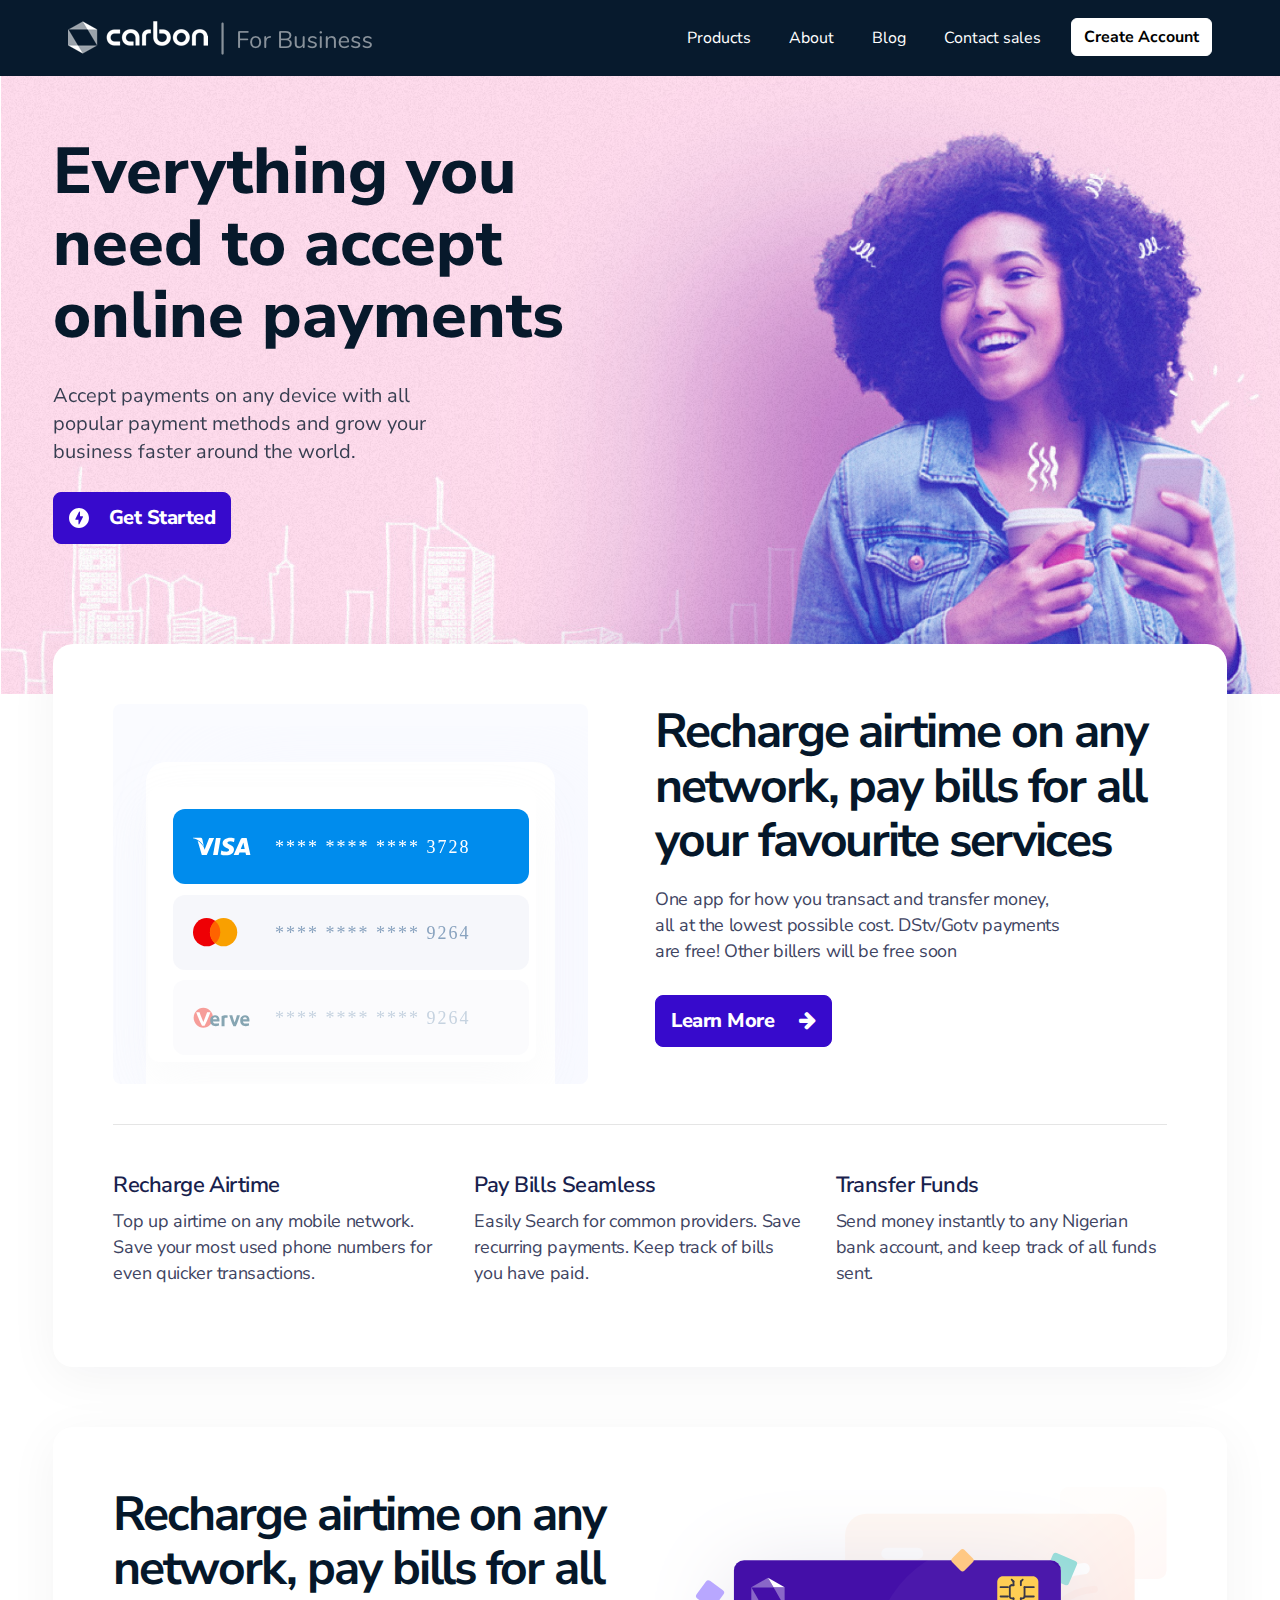
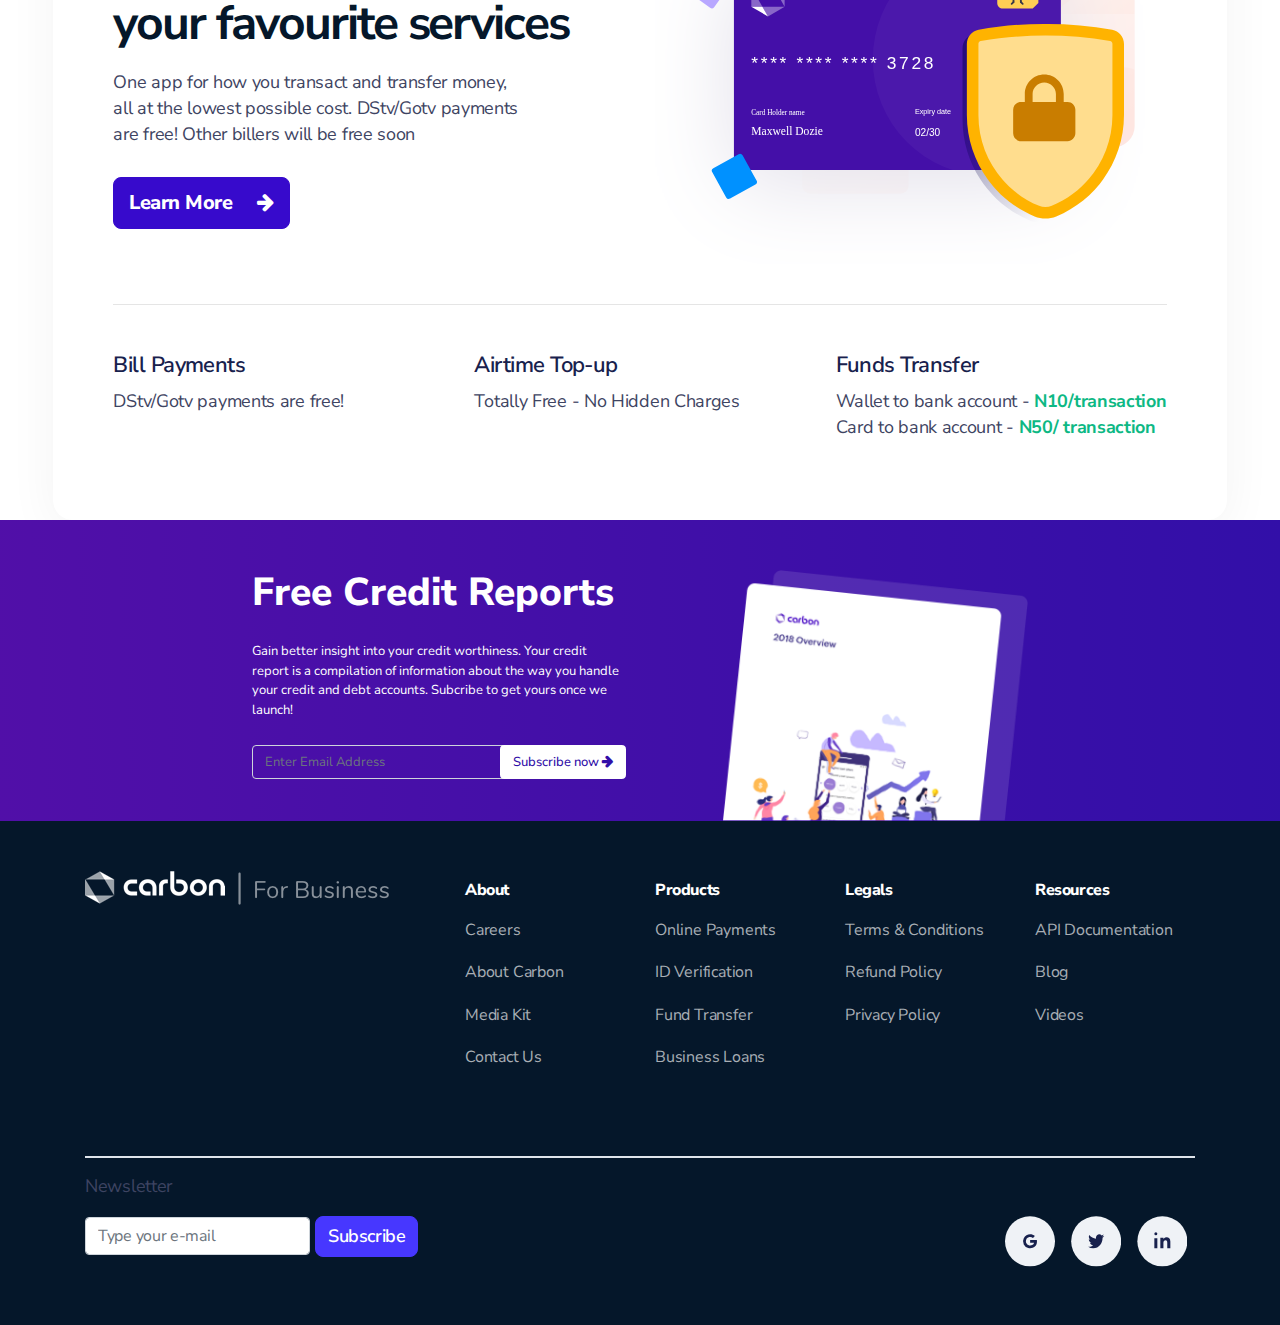
<file: online-payment.html>
<!DOCTYPE html>
<html>
<head lang="en">
	<title>Carbon</title>
	<meta charset="utf-8" />
    <meta http-equiv="X-UA-Compatible" content="IE=edge,chrome=1" />
    <meta content='width=device-width, initial-scale=1.0, maximum-scale=1.0, user-scalable=0' name='viewport' />
    <link href="font-awesome-4.7.0/css/font-awesome.min.css" rel="stylesheet"/>
    <link href="font-awesome-4.7.0/css/font-awesome-animation.min.css" rel="stylesheet"/>
    <link href="css/bootstrap.min.css" rel="stylesheet" />
    <link href="css/style.css" rel="stylesheet">
    <link href="css/smallerscreen.css" rel="stylesheet">
    <link href="css/animate.min.css" rel="stylesheet">
    <link href="css/hover-min.css" rel="stylesheet">
    <link rel="shortcut icon" type="image/png" href="images/logo.png"/>
    <link href="https://fonts.googleapis.com/css?family=Nunito+Sans&display=swap" rel="stylesheet">
    <style>
        .accept-wrapper {
            background: url(images/oreti.png);
            background-size: cover;
            background-repeat: no-repeat;
            padding-bottom: 150px;
        }
        .accept-wrapper h1 {
            width: 90%;
            color: #07192b;
        }
        .accept-wrapper p {
            color: #05172a;
        }
        .btn.btn-info.btn-apply {
            background-color: #370acc;
            border-color: #370acc;
            color: #fff;
        }
    </style>
</head>
<body> 
    <header> 
        <nav class="navbar navbar-expand-lg navbar-dark">
            <div class="container-fluid">
                <a class="navbar-brand" href="index.html">
                    <img src="images/logo.png" class="img-fluid" alt="Logo">
                </a>
                <button class="navbar-toggler navbar-toggler-right" type="button" data-toggle="collapse" data-target="#navb">
                    <span class="navbar-toggler-icon"></span>
                </button>
                <div class="collapse navbar-collapse" id="navb">
                    <ul class="navbar-nav ml-auto">
                        <li class="nav-item">
                            <a class="nav-link active" href="index.html">Products </a>
                        </li>
                        <li class="nav-item">
                            <a class="nav-link" href="cuisine.html">About </a>
                        </li>
                        <li class="nav-item">
                            <a class="nav-link" href="fashion.html">Blog</a>
                        </li>
                        <li class="nav-item">
                            <a class="nav-link" href="lifestyle.html">Contact sales</a>
                        </li>
                        <li class="nav-item">
                            <a class="btn btn-info btn-create" href=".html">Create Account</a>
                        </li>
                    </ul>
                </div>
            </div>
        </nav>
    </header>

    <main>
        <article>
            <div class="accept-wrapper">
                <div class="container-fluid">
                    <div class="row">
                        <div class="col-lg-6 col-md-7">
                            <div>
                                <h1>Everything you need to accept online payments</h1>
                                <p>Accept payments on any device with all popular payment methods and grow your business faster around the world.</p>
                                <a href="" class="btn btn-info btn-apply"><img src="images/icon-two.svg" class="img-fluid" alt="">&emsp;Get Started</a>
                            </div>
                        </div>
                    </div>
                </div>
            </div>
            <div class="container-fluid">
                <div class="recharge-wrapper">
                    <div class="row">
                        <div class="col-lg-6 col-md-6">
                            <div>
                                <img src="images/recharge.svg" class="img-fluid" alt="">
                            </div>
                        </div>
                        <div class="col-lg-6 col-md-6">
                            <div>
                                <h3>Recharge airtime on any network, pay bills for all your favourite services</h3>
                                <p>One app for how you transact and transfer money, all at the lowest possible cost. DStv/Gotv payments are free! Other billers will be free soon</p>
                                <a class="btn btn-info btn-apply" href="">Learn More &emsp;<i class="fa fa-arrow-right"></i></a>
                            </div>
                        </div>
                    </div>
                    <hr>
                    <div class="services-wrapper payment-wrapper">
                        <div class="row">
                            <div class="col-lg-4 col-md-4">
                                <div class="settlement-wrapper">
                                    <h6>Recharge Airtime</h6>
                                    <p>Top up airtime on any mobile network. Save your most used phone numbers for even quicker transactions.</p>
                                </div>
                            </div>
                            <div class="col-lg-4 col-md-4">
                                <div class="settlement-wrapper">
                                    <h6>Pay Bills Seamless</h6>
                                    <p>Easily Search for common providers. Save recurring payments. Keep track of bills you have paid.</p>
                                </div>
                            </div>
                            <div class="col-lg-4 col-md-4">
                                <div class="settlement-wrapper">
                                    <h6>Transfer Funds</h6>
                                    <p>Send money instantly to any Nigerian bank account, and keep track of all funds sent.</p>
                                </div>
                            </div>
                        </div>
                    </div>
                </div>

                <div class="recharge-wrapper bill-wrapper">
                    <div class="row">
                        <div class="col-lg-6 col-md-6">
                            <div>
                                <h3>Recharge airtime on any network, pay bills for all your favourite services</h3>
                                <p>One app for how you transact and transfer money, all at the lowest possible cost. DStv/Gotv payments are free! Other billers will be free soon</p>
                                <a class="btn btn-info btn-apply" href="">Learn More &emsp;<i class="fa fa-arrow-right"></i></a>
                            </div>
                        </div>
                        <div class="col-lg-6 col-md-6">
                            <div>
                                <img src="images/airtime.svg" class="img-fluid" alt="">
                            </div>
                        </div>
                    </div>
                    <hr>
                    <div class="services-wrapper payment-wrapper">
                        <div class="row">
                            <div class="col-lg-4 col-md-4">
                                <div class="settlement-wrapper">
                                    <h6>Bill Payments</h6>
                                    <p>DStv/Gotv payments are free! </p>
                                </div>
                            </div>
                            <div class="col-lg-4 col-md-4">
                                <div class="settlement-wrapper">
                                    <h6>Airtime Top-up</h6>
                                    <p>Totally Free - No Hidden Charges</p>
                                </div>
                            </div>
                            <div class="col-lg-4 col-md-4">
                                <div class="settlement-wrapper">
                                    <h6>Funds Transfer</h6>
                                    <div>
                                        <p>Wallet to bank account - <span class="transaction">N10/transaction</span> <br> Card to bank account   - <span class="transaction">N50/ transaction</span></p>
                                    </div>
                                </div>
                            </div>
                        </div>
                    </div>
                </div>
            </div>
            <div class="report-wrapper">
                <div class="container">
                    <div class="report-div">
                        <div class="row">
                            <div class="col-lg-7 col-md-6">
                                <div>
                                    <h4>Free Credit Reports</h4>
                                    <p>Gain better insight into your credit worthiness. Your credit report is a compilation of information about the way you handle your credit and debt accounts. Subcribe to get yours once we launch!</p>
                                    <div class="input-group mb-3">
                                        <input type="email" name="" class="form-control" placeholder="Enter Email Address">
                                        <div class="input-group-append">
                                            <button class="btn btn-info btn-subscribenow">Subscribe now <i class="fa fa-arrow-right"></i></button>
                                        </div>
                                    </div>
                                </div>
                            </div>
                            <div class="col-lg-5 col-md-6">
                                <div>
                                    <img src="images/report.png" class="img-fluid" alt="">
                                </div>
                            </div>
                        </div>
                    </div>
                </div>
            </div>
        </article>
    </main>

    <footer>
        <div class="container">
            <div class="row">
                <div class="col-lg-4">
                    <div>
                        <a href="index.html"><img src="images/logo.png" class="img-fluid" alt=""></a>
                    </div>
                </div>
                <div class="col-lg-8">
                    <div class="row">
                        <div class="col-lg-3 col-md-3 col-sm-3 col-6">
                            <div>
                                <p class="about">About</p>
                                <div>
                                    <p><a href="">Careers</a></p>
                                    <p><a href="">About Carbon</a></p>
                                    <p><a href="">Media Kit</a></p>
                                    <p><a href="">Contact Us</a></p>
                                </div>
                            </div>
                        </div>
                        <div class="col-lg-3 col-md-3 col-sm-3 col-6">
                            <div>
                                <p class="about">Products</p>
                                <div>
                                    <p><a href="online-payment.html">Online Payments</a></p>
                                    <p><a href="fund-transfer.html">ID Verification</a></p>
                                    <p><a href="developer.html">Fund Transfer</a></p>
                                    <p><a href="business-loan.html">Business Loans</a></p>
                                </div>
                            </div>
                        </div>
                        <div class="col-lg-3 col-md-3 col-sm-3 col-6">
                            <div>
                                <p class="about">Legals</p>
                                <div>
                                    <p><a href="">Terms & Conditions</a></p>
                                    <p><a href="">Refund Policy</a></p>
                                    <p><a href="">Privacy Policy</a></p>
                                </div>
                            </div>
                        </div>
                        <div class="col-lg-3 col-md-3 col-sm-3 col-6">
                            <div>
                                <p class="about">Resources</p>
                                <div>
                                    <p><a href="">API Documentation</a></p>
                                    <p><a href="">Blog</a></p>
                                    <p><a href="">Videos</a></p>
                                </div>
                            </div>
                        </div>
                    </div>
                </div>
            </div>
            <hr>
            <div>
                <p>Newsletter</p>
                <div class="row">
                    <div class="col-lg-5">
                        <form class="form-inline">
                            <input type="email" class="form-control" name="" placeholder="Type your e-mail">
                            <button class="btn btn-info btn-subscribe">Subscribe</button>
                        </form>
                    </div>
                    <div class="col-lg-7">
                        <div class="pull-right">
                            <div class="d-flex">
                                <div class="p-2">
                                    <a href=""><img src="images/google-icon.svg" class="img-fluid" alt=""></a>
                                </div>
                                <div class="p-2">
                                    <a href=""><img src="images/twitter-icon.svg" class="img-fluid" alt=""></a>
                                </div>
                                <div class="p-2">
                                    <a href=""><img src="images/linkedin-icon.svg" class="img-fluid" alt=""></a>
                                </div>
                            </div>
                        </div>
                    </div>
                </div>
            </div>
        </div>
    </footer>


    <script src="js/jquery.min.js"></script>
    <script src="js/popper.min.js"></script>
    <script src="js/bootstrap.min.js"></script>
</body>
</html>
</file>
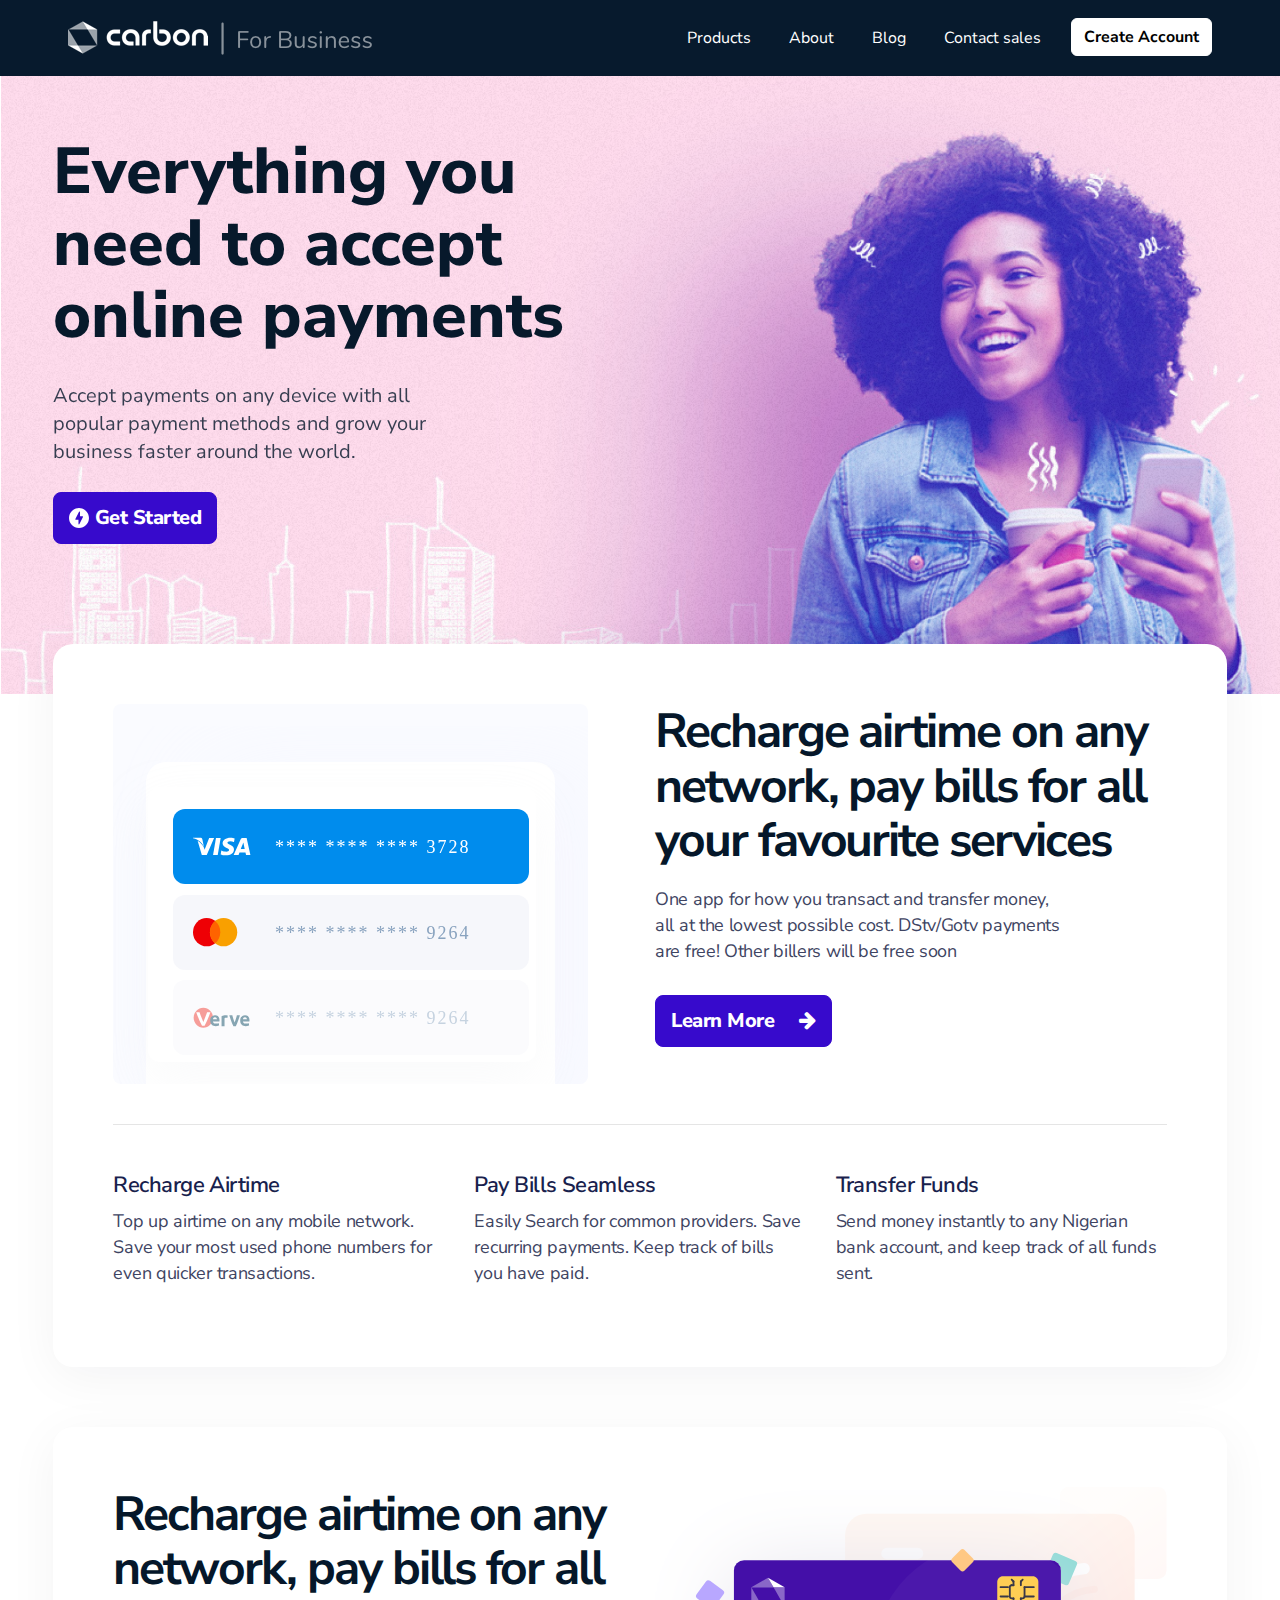
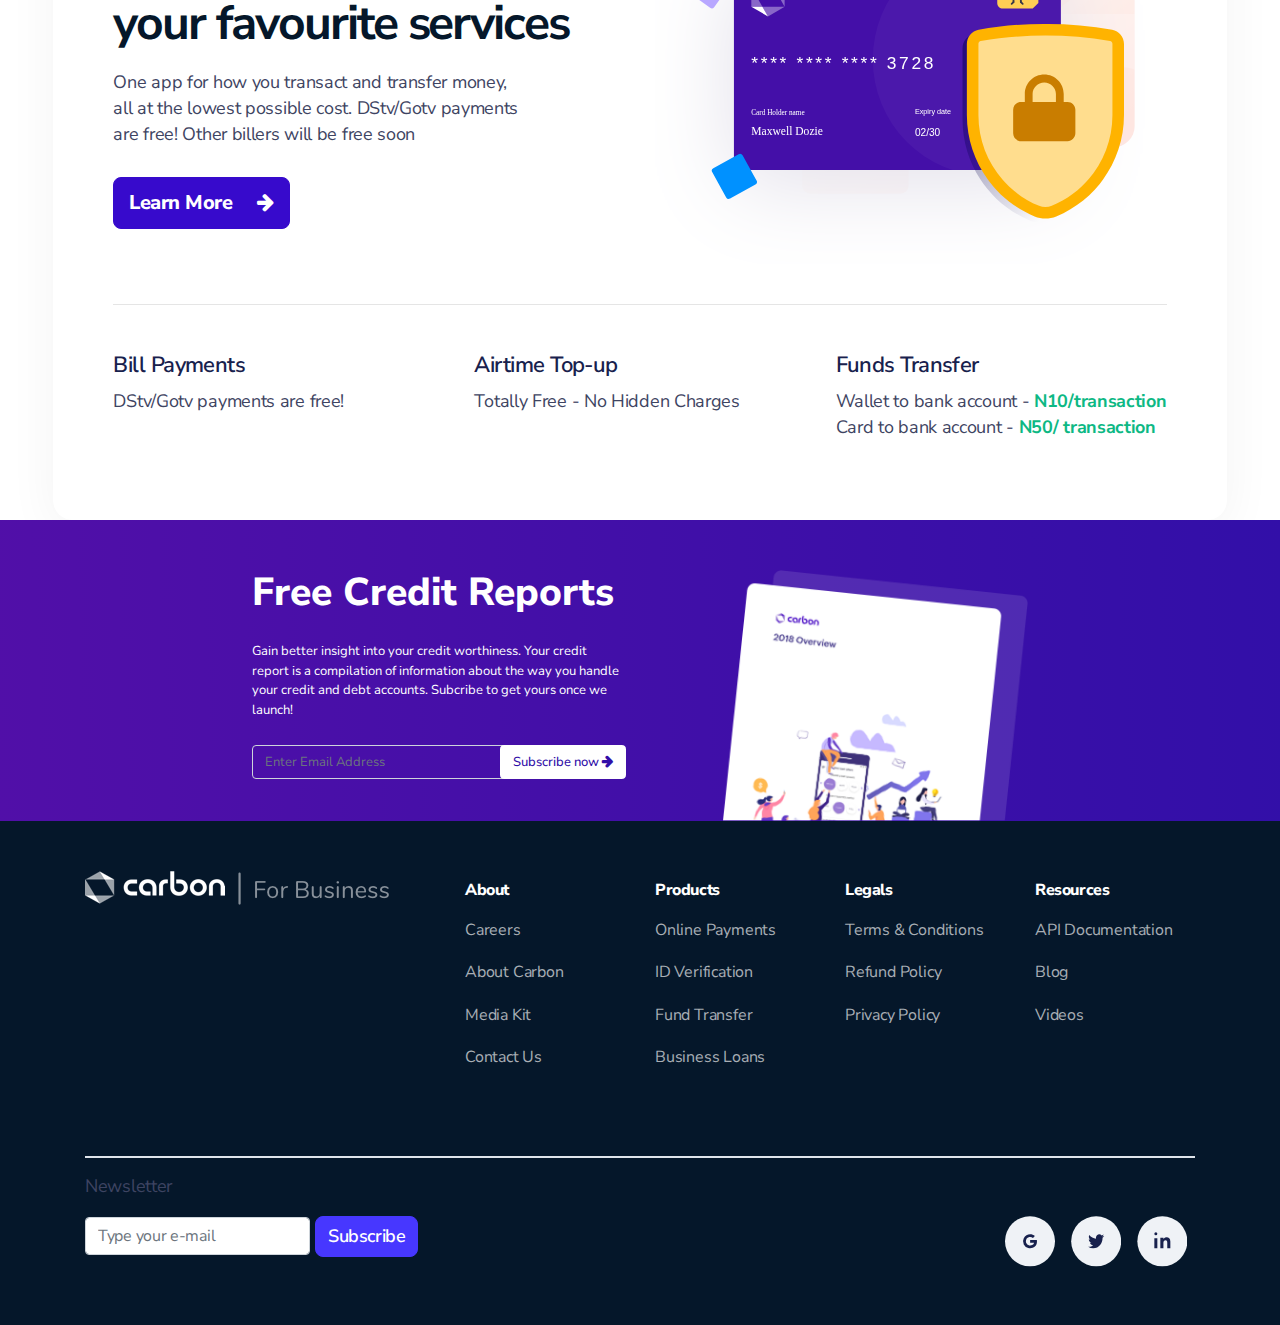
<file: payment.html>
<!DOCTYPE html>
<html>
<head lang="en">
	<title>Carbon</title>
	<meta charset="utf-8" />
    <meta http-equiv="X-UA-Compatible" content="IE=edge,chrome=1" />
    <meta content='width=device-width, initial-scale=1.0, maximum-scale=1.0, user-scalable=0' name='viewport' />
    <link href="font-awesome-4.7.0/css/font-awesome.min.css" rel="stylesheet"/>
    <link href="font-awesome-4.7.0/css/font-awesome-animation.min.css" rel="stylesheet"/>
    <link href="css/bootstrap.min.css" rel="stylesheet" />
    <link href="css/style.css" rel="stylesheet">
    <link href="css/smallerscreen.css" rel="stylesheet">
    <link href="css/animate.min.css" rel="stylesheet">
    <link href="css/hover-min.css" rel="stylesheet">
    <link rel="shortcut icon" type="image/png" href="images/logo.png"/>
    <link href="https://fonts.googleapis.com/css?family=Nunito+Sans&display=swap" rel="stylesheet">
    <style>
        .accept-wrapper {
            background: url(images/oreti.png);
            background-size: cover;
            background-repeat: no-repeat;
            padding-bottom: 150px;
        }
        .accept-wrapper h1 {
            width: 90%;
            color: #07192b;
        }
        .accept-wrapper p {
            color: #05172a;
        }
        .btn.btn-info.btn-apply {
            background-color: #370acc;
            border-color: #370acc;
            color: #fff;
        }
    </style>
</head>
<body> 
    <header> 
        <nav class="navbar navbar-expand-lg navbar-dark">
            <div class="container-fluid">
                <a class="navbar-brand" href="index.html">
                    <img src="images/logo.png" class="img-fluid" alt="Logo">
                </a>
                <button class="navbar-toggler navbar-toggler-right" type="button" data-toggle="collapse" data-target="#navb">
                    <span class="navbar-toggler-icon"></span>
                </button>
                <div class="collapse navbar-collapse" id="navb">
                    <ul class="navbar-nav ml-auto">
                        <li class="nav-item">
                            <a class="nav-link active" href="index.html">Products </a>
                        </li>
                        <li class="nav-item">
                            <a class="nav-link" href="cuisine.html">About </a>
                        </li>
                        <li class="nav-item">
                            <a class="nav-link" href="fashion.html">Blog</a>
                        </li>
                        <li class="nav-item">
                            <a class="nav-link" href="lifestyle.html">Contact sales</a>
                        </li>
                        <li class="nav-item">
                            <a class="btn btn-info btn-create" href=".html">Create Account</a>
                        </li>
                    </ul>
                </div>
            </div>
        </nav>
    </header>

    <main>
        <article>
            <div class="accept-wrapper">
                <div class="container-fluid">
                    <div class="row">
                        <div class="col-lg-6 col-md-7">
                            <div>
                                <h1>Everything you need to accept online payments</h1>
                                <p>Accept payments on any device with all popular payment methods and grow your business faster around the world.</p>
                                <a href="" class="btn btn-info btn-apply"><img src="images/icon-two.svg" class="img-fluid" alt=""> Get Started</a>
                            </div>
                        </div>
                    </div>
                </div>
            </div>
            <div class="container-fluid">
                <div class="recharge-wrapper">
                    <div class="row">
                        <div class="col-lg-6 col-md-6">
                            <div>
                                <img src="images/recharge.svg" class="img-fluid" alt="">
                            </div>
                        </div>
                        <div class="col-lg-6 col-md-6">
                            <div>
                                <h3>Recharge airtime on any network, pay bills for all your favourite services</h3>
                                <p>One app for how you transact and transfer money, all at the lowest possible cost. DStv/Gotv payments are free! Other billers will be free soon</p>
                                <a class="btn btn-info btn-apply" href="">Learn More &emsp;<i class="fa fa-arrow-right"></i></a>
                            </div>
                        </div>
                    </div>
                    <hr>
                    <div class="services-wrapper payment-wrapper">
                        <div class="row">
                            <div class="col-lg-4 col-md-4">
                                <div class="settlement-wrapper">
                                    <h6>Recharge Airtime</h6>
                                    <p>Top up airtime on any mobile network. Save your most used phone numbers for even quicker transactions.</p>
                                </div>
                            </div>
                            <div class="col-lg-4 col-md-4">
                                <div class="settlement-wrapper">
                                    <h6>Pay Bills Seamless</h6>
                                    <p>Easily Search for common providers. Save recurring payments. Keep track of bills you have paid.</p>
                                </div>
                            </div>
                            <div class="col-lg-4 col-md-4">
                                <div class="settlement-wrapper">
                                    <h6>Transfer Funds</h6>
                                    <p>Send money instantly to any Nigerian bank account, and keep track of all funds sent.</p>
                                </div>
                            </div>
                        </div>
                    </div>
                </div>

                <div class="recharge-wrapper bill-wrapper">
                    <div class="row">
                        <div class="col-lg-6 col-md-6">
                            <div>
                                <h3>Recharge airtime on any network, pay bills for all your favourite services</h3>
                                <p>One app for how you transact and transfer money, all at the lowest possible cost. DStv/Gotv payments are free! Other billers will be free soon</p>
                                <a class="btn btn-info btn-apply" href="">Learn More &emsp;<i class="fa fa-arrow-right"></i></a>
                            </div>
                        </div>
                        <div class="col-lg-6 col-md-6">
                            <div>
                                <img src="images/airtime.svg" class="img-fluid" alt="">
                            </div>
                        </div>
                    </div>
                    <hr>
                    <div class="services-wrapper payment-wrapper">
                        <div class="row">
                            <div class="col-lg-4 col-md-4">
                                <div class="settlement-wrapper">
                                    <h6>Bill Payments</h6>
                                    <p>DStv/Gotv payments are free! </p>
                                </div>
                            </div>
                            <div class="col-lg-4 col-md-4">
                                <div class="settlement-wrapper">
                                    <h6>Airtime Top-up</h6>
                                    <p>Totally Free - No Hidden Charges</p>
                                </div>
                            </div>
                            <div class="col-lg-4 col-md-4">
                                <div class="settlement-wrapper">
                                    <h6>Funds Transfer</h6>
                                    <div>
                                        <p>Wallet to bank account - <span class="transaction">N10/transaction</span> <br> Card to bank account   - <span class="transaction">N50/ transaction</span></p>
                                    </div>
                                </div>
                            </div>
                        </div>
                    </div>
                </div>
            </div>
            <div class="report-wrapper">
                <div class="container">
                    <div class="report-div">
                        <div class="row">
                            <div class="col-lg-7 col-md-6">
                                <div>
                                    <h4>Free Credit Reports</h4>
                                    <p>Gain better insight into your credit worthiness. Your credit report is a compilation of information about the way you handle your credit and debt accounts. Subcribe to get yours once we launch!</p>
                                    <div class="input-group mb-3">
                                        <input type="email" name="" class="form-control" placeholder="Enter Email Address">
                                        <div class="input-group-append">
                                            <button class="btn btn-info btn-subscribenow">Subscribe now <i class="fa fa-arrow-right"></i></button>
                                        </div>
                                    </div>
                                </div>
                            </div>
                            <div class="col-lg-5 col-md-6">
                                <div>
                                    <img src="images/report.png" class="img-fluid" alt="">
                                </div>
                            </div>
                        </div>
                    </div>
                </div>
            </div>
        </article>
    </main>

    <footer>
        <div class="container">
            <div class="row">
                <div class="col-lg-4">
                    <div>
                        <a href="index.html"><img src="images/logo.png" class="img-fluid" alt=""></a>
                    </div>
                </div>
                <div class="col-lg-8">
                    <div class="row">
                        <div class="col-lg-3 col-md-3 col-sm-3 col-6">
                            <div>
                                <p class="about">About</p>
                                <div>
                                    <p><a href="">Careers</a></p>
                                    <p><a href="">About Carbon</a></p>
                                    <p><a href="">Media Kit</a></p>
                                    <p><a href="">Contact Us</a></p>
                                </div>
                            </div>
                        </div>
                        <div class="col-lg-3 col-md-3 col-sm-3 col-6">
                            <div>
                                <p class="about">Products</p>
                                <div>
                                    <p><a href="">Online Payments</a></p>
                                    <p><a href="">ID Verification</a></p>
                                    <p><a href="">Fund Transfer</a></p>
                                    <p><a href="">Business Loans</a></p>
                                </div>
                            </div>
                        </div>
                        <div class="col-lg-3 col-md-3 col-sm-3 col-6">
                            <div>
                                <p class="about">Legals</p>
                                <div>
                                    <p><a href="">Terms & Conditions</a></p>
                                    <p><a href="">Refund Policy</a></p>
                                    <p><a href="">Privacy Policy</a></p>
                                </div>
                            </div>
                        </div>
                        <div class="col-lg-3 col-md-3 col-sm-3 col-6">
                            <div>
                                <p class="about">Resources</p>
                                <div>
                                    <p><a href="">API Documentation</a></p>
                                    <p><a href="">Blog</a></p>
                                    <p><a href="">Videos</a></p>
                                </div>
                            </div>
                        </div>
                    </div>
                </div>
            </div>
            <hr>
            <div>
                <p>Newsletter</p>
                <div class="row">
                    <div class="col-lg-5">
                        <form class="form-inline">
                            <input type="email" class="form-control" name="" placeholder="Type your e-mail">
                            <button class="btn btn-info btn-subscribe">Subscribe</button>
                        </form>
                    </div>
                    <div class="col-lg-7">
                        <div class="pull-right">
                            <div class="d-flex">
                                <div class="p-2">
                                    <a href=""><img src="images/google-icon.svg" class="img-fluid" alt=""></a>
                                </div>
                                <div class="p-2">
                                    <a href=""><img src="images/twitter-icon.svg" class="img-fluid" alt=""></a>
                                </div>
                                <div class="p-2">
                                    <a href=""><img src="images/linkedin-icon.svg" class="img-fluid" alt=""></a>
                                </div>
                            </div>
                        </div>
                    </div>
                </div>
            </div>
        </div>
    </footer>


    <script src="js/jquery.min.js"></script>
    <script src="js/popper.min.js"></script>
    <script src="js/bootstrap.min.js"></script>
</body>
</html>
</file>
<file: css/style.css>
body {
    font-family: 'Nunito Sans', sans-serif;
}
* {
    outline: none!important;
}
.form-control:focus {
  box-shadow: none!important;
}
nav {
     background-color: #071a2d;
}
.navbar {
    padding: 1rem;
}
.container-fluid {
    width: 94%;
}
.navbar-dark .navbar-nav .nav-link {
  font-size: 16px;
  color: #fff;
  padding-right: 30px;
}
.btn.btn-create {
  border-radius: 6px;
  background-color: #fff;
  border-color: #fff;
  font-size: 16px;
  font-weight: bold;
  line-height: 1.5;
  text-align: center;
  color: #000;
}   
.accept-wrapper {
  background-color: #320fa8;
  padding: 60px 0;
  color: #ffffff;
}
.accept-wrapper .d-flex {
  margin-top: 30px;
  margin-bottom: 20px;
}
.accept-wrapper h1 {
  font-size: 65px;
  margin-bottom: 30px;
  font-weight: 800;
  line-height: 1.11;
}
.accept-wrapper p {
  width: 72%;
  opacity: 0.8;
  font-size: 20px;
  line-height: 1.4;
}
.btn.btn-info.btn-apply {
  border-radius: 8px;
  background-color: #fff;
  border-color: #fff;
  font-size: 20px;
  font-weight: 800;
  letter-spacing: -0.5px;
  color: #320fa8;
  margin-top: 10px;
  padding: 10px 15px;
  padding-top: 4px;
  padding-top: 10px;
}
.btn.btn-info.btn-apply img {
  margin-top: -3px;
}
.btn.btn-info.btn-apply:hover {
  background: #320fa8; 
  color: #fff;
}
/*.relative {
  background: url(./../images/bill.png);
  background-size: cover;
  padding: 293px 0;
  margin-bottom: -60px;
}*/
.accept-wrapper .img-wrapper img {
  margin-bottom: -60px;
}
.payment-wrapper {
  padding-top: 80px;
}
.payment-wrapper h6,
.access-wrapper h6,
.carousel-item h6 {
  font-size: 22px;
  font-weight: 600;
  line-height: 1.36;
  letter-spacing: -0.55px;
}
.payment-wrapper h6 {
  color: #18214d;
}
.payment-wrapper h2,
.seamless-wrapper h2,
.platform-wrapper h2,
.onlinepayemt-wrapper h2,
.access-wrapper h2 {
  font-size: 56px;
  font-weight: bold;
  line-height: 1.11;
  letter-spacing: -2.4px;
  color: #18214d;
}
.payment-wrapper p,
.seamless-wrapper p,
footer p,
footer input,
.recharge-wrapper p,
.onlinepayment-wrapper p,
.access-wrapper p,
.documentation-wrapper p {
  font-size: 18px;
  line-height: 1.44;
  letter-spacing: -0.3px;
  color: #3e4462;
}
.payment-wrapper p {
  width: 70%;
}
.mt-85 {
  margin-top: 85px;
}
.payment-wrapper .d-flex {
  margin-top: 30px;
}
.seamless-wrapper {
  padding: 60px 0;
}
.btn.btn-info.btn-explore {
  border-radius: 8px;
  background-color: #345dee;
  border-color: #345dee;
  /*font-family: Inter;*/
  font-size: 20px;
  font-weight: 600;
  letter-spacing: -0.5px;
  color: #fff;
  margin-top: 30px;
}
.seamless-wrapper hr {
  margin-top: 50px;
}
.mt-15 {
  margin-top: 15px;
}
.services-wrapper.payment-wrapper {
  padding-top: 30px;
}
.services-wrapper.payment-wrapper p {
  width: auto;
}
.report-wrapper {
  padding-top: 50px; 
  background-image: linear-gradient(268deg, #320fa8, #510fa8);
  margin-bottom: -30px;
}
.report-div,
.access-wrapper h2 {
  margin: auto;
  color: #fff;
  padding-bottom: 30px;
}
.report-div {
  width: 70%;
}
.report-div h4 {
  font-size: 38.9px;
  font-weight: 800;
}
.report-div p,
.report-div .input-group {
  width: 85%;
}
.report-div p {
  font-size: 13px;
  line-height: 1.5;
  margin: 25px 0;
}
.report-div input {
  font-size: 13px;
  color: #fff;
  background: transparent;
}
.report-div .btn.btn-info.btn-subscribenow {
  /*font-family: Graphik-Medium;*/
  font-size: 13px;
  font-weight: 500;
  line-height: 0.87;
  color: #320fa8;
  border-radius: 3.8px;
  background-color: #fff;
  border-color: #fff;
  margin-left: -5px;
}
.report-div .btn.btn-info.btn-subscribenow i {
  /*font-family: LucidaGrande;*/
  font-weight: bold;
}

footer,
.access-wrapper {
  background-color: #05172a;
  padding: 50px 0;
  color: #fff;
}
footer p.about {
  font-size: 16px;
  font-weight: 800;
  line-height: 1.38;
  letter-spacing: -0.4px;
  color: #fff;
  margin-top: 8px;
}
footer p a {
  font-size: 16px;
  line-height: 1.63;
  letter-spacing: -0.2px;
  color: rgba(255, 255, 255, 0.66);
}
footer hr {
  border: 1px solid #dfe4ea;
  margin-top: 70px;
}
.btn.btn-info.btn-subscribe {
  border-radius: 8px;
  background-color: #4737ff;
  border-color: #4737ff;
  /*font-family: Inter;*/
  font-size: 18px;
  font-weight: 600;
  letter-spacing: -0.4px;
  color: #fff;
  margin-left: 5px;
}
footer .p-2 {
  padding-top: 0!important;
}


/* payment page */
.recharge-wrapper {
  border-radius: 20px;
  box-shadow: 0 10px 50px 0 rgba(5, 23, 42, 0.05);
  background-color: #fff;
  padding: 60px;
  margin-top: -50px;
}
.recharge-wrapper h3,
.documentation-wrapper h3 {
  font-size: 48px;
  font-weight: bold;
  line-height: 1.13;
  letter-spacing: -2.06px;
  color: #05172a;
  margin-bottom: 20px;
}
.recharge-wrapper p {
  width: 80%;
  margin-bottom: 20px;
}
.recharge-wrapper hr {
  margin-top: 40px;
}
.recharge-wrapper.bill-wrapper {
  margin-top: 60px;
}
.settlement-wrapper p span.transaction {
  font-weight: bold; 
  color: #0db884;
}

/* landing page */
.sponsors-wrapper {
  padding: 20px 0;
  width: 80%;
  margin: auto;
}
.platform-wrapper {
  border-top: 1px solid #f3efff;
  background-color: rgba(243, 239, 255, 0.31);
  padding: 60px 0 100px 0;
  perspective: 1000px;
}
.platform-wrapper h2 {
  width: 70%;
  margin: auto;
}
.onlinepayment-wrapper,
.verification-wrapper,
.business-wrapper {
  border-radius: 15px;
  box-shadow: 0 20px 80px 0 rgba(234, 233, 237, 0.71);
  padding: 50px 20px 0 20px;
  margin-top: 90px;
}
/*.onlinepayment-wrapper:hover,
.verification-wrapper:hover,
.business-wrapper:hover {
  transform: rotateY(-2deg);
}*/
.onlinepayment-wrapper {
  background-color: #fff;
}
.onlinepayment-wrapper p,
.verification-wrapper p {
  width: 70%;
  margin-bottom: 30px;
}
.onlinepayment-wrapper a,
.verification-wrapper a {
  font-size: 18px;
  letter-spacing: -0.45px;
  color: #320fa8;
  display: inline-block;
  margin-top: 10px;
  padding-bottom: 40px;
}
.platform-wrapper .onlinepayment-wrapper h2,
.platform-wrapper .verification-wrapper h2 {
  width: auto;
  margin-bottom: 15px;
}
.platform-wrapper hr {
  border: 1px solid #f3efff;
}
.verification-wrapper {
  background-color: #320fa8;
  color: #fff!important;
}
.platform-wrapper .verification-wrapper h2,
.verification-wrapper a {
  color: #fff;
}
.verification-image {
  background: url(./../images/verification.png);
  background-size: cover;
  padding: 130px;
  margin-top: 20px;
}
.onlinepayment-image {
  background: url(./../images/online-payment.svg);
  background-size: cover;
  padding: 130px;
  margin-top: -30px;
}
.business-image {
  background: url(./../images/business.png);
  background-size: cover;
  padding: 130px;
  margin-top: 20px;
}
.fund-image {
  background: url(./../images/fund.svg);
  background-size: cover;
  padding: 130px;
  margin-top: 20px;
}

.business-wrapper {
  background-color: #510fa8;
  margin-top: 50px;
}
.fund-wrapper.onlinepayment-wrapper {
  margin-top: 50px;
}
.access-wrapper {
  padding-bottom: 200px;
}
.access-wrapper h2 {
  width: 60%;
}
.access-wrapper img {
  margin-bottom: 15px;
  margin-top: 50px;
}
.access-wrapper p {
  width: 90%;
  margin: auto;
  color: #73788e;
}
.documentation-wrapper {
  border-radius: 10px;
  background-image: linear-gradient(to bottom, #fbfbfd, #ffffff);
  padding: 50px 70px;
  position: relative;
  top: -90px;
}
.documentation-wrapper .btn.btn-info.btn-subscribe {
  margin-top: 25px;
  padding: 10px 30px;
}
.nav-tabs {
  border-radius: 6px;
  box-shadow: 0 5px 10px 0 rgba(178, 181, 194, 0.1);
  border: solid 1px #f9fafd;
  background-color: #ffffff;
}
.nav-tabs .nav-link {
  opacity: 0.5;
  font-size: 16px;
  font-weight: 600;
  letter-spacing: 0.14px;
  color: #05172a;
  text-align: center;
}
.nav-tabs .nav-item.show .nav-link, 
.nav-tabs .nav-link.active,
.nav-tabs .nav-link:hover {
  border: none;
  color: #320fa8;
}
.nav-tabs .nav-link.active {
  border-radius: 6px;
  box-shadow: 0 2px 4px 0 rgba(0, 0, 0, 0.05);
  background-color: #fff;
}
.tab-content {
  border-radius: 2.2px;
  box-shadow: 0 10px 20px 0 rgba(223, 227, 233, 0.38);
  background-color: #fff;
}
.tab-content code {
  font-size: 15.4px;
  line-height: 1.36;
  letter-spacing: 0.14px;
  color: #444972;
}

.tab-content code .constant {
  letter-spacing: 0.13px;
  color: #6772e5;
}
.tab-content code .require {
  color: #3197d3;
}
.tab-content code .stripe {
  color: #1d9773;
}
.tab-content code .comment {
  color: #91a2b0;
}
.tab-content code .amount {
  color: #fa775b;
}
.testimonial-wrapper {
  background-color: #f7f5fd;
  padding: 50px 0;
}
.carousel-item div div div {
  margin-left: 30px;
}
.carousel-item span {
  font-size: 14px;
  line-height: 1.43;
  letter-spacing: -0.4px;
  color: #3e4462;
}
.carousel-item h6 {
  margin-bottom: -5px!important;
}
.carousel-item p {
  width: 72%;
  font-size: 36px;
  font-weight: 600;
  line-height: 1.22;
  letter-spacing: -1.5px;
  color: #05172a;
  margin-top: 130px;
}
.carousel-control-next, .carousel-control-prev {
  position: relative;
  display: inline-block;
  margin-top: -30px;
  top: -60px;
  color: #18214d;
  width: 32.9px;
  height: 33px;
  background-color: #eff2f6;
  border-radius: 50%;
  padding-top: 4px;
}
.carousel-control-prev {
  margin-left: 40px;
}

/* business loan page */
.quality-wrapper h6 {
  font-size: 24px;
  font-weight: 600;
  color: #fff;
}
.quality-wrapper p {
  opacity: 0.63;
  font-size: 16px;
  line-height: 1.5;
  letter-spacing: normal;
  color: #fff;
}
.recharge-wrapper .quality-wrapper p {
  width: 60%;
}
.ml-25 {
  margin-left: 25px;
}
.slider .slide h6 {
  font-size: 36px;
  font-weight: bold;
  letter-spacing: -0.9px;
  color: #18214d;
}
.slider .slide hr {
  width: 80%;
  margin-left: 0;
}
.slider .slide p {
  width: 63%;
  font-weight: normal;
  margin-top: 0;
  font-size: 18px;
  line-height: 1.44;
  letter-spacing: -0.3px;
  color: #3e4462;
}
.slick-prev, .slick-next {
  top: 95%!important;
}
.quality-wrapper hr{ 
  width: 0;
  height: 79.2px;
  opacity: 0.38;
  margin-top: 15px;
  border: solid 0.9px #ffffff;     
}
.recharge-wrapper .mt-20 {
  margin: 20px 0 40px 0;
}
.mt-40 {
  margin-top: 40px;
}
.platform-wrapper .onlinepayment-wrapper h2, 
.platform-wrapper .verification-wrapper h2 {
  letter-spacing: 1px;
}
#tab_selector.form-control {
  width: 100%;
}
</file>
<file: css/smallerscreen.css>
@media screen and (max-width: 768px) {
	.accept-wrapper h1 {
	    font-size: 37px;
	}
	.accept-wrapper p,
	.btn.btn-info.btn-subscribe {
	    font-size: 16px;
	}
	.btn.btn-info.btn-apply,
	.btn.btn-info.btn-explore {
	    font-size: 16px;
	    margin-bottom: 30px;
	}
	.payment-wrapper h6, 
	.access-wrapper h6,
	.quality-wrapper h6 {
    	font-size: 18px;
    }
    .payment-wrapper h2, 
    .seamless-wrapper h2,
    .platform-wrapper h2,
    .access-wrapper h2 {
    	padding: 20px 0;
    	font-size: 30px;
    }
    .payment-wrapper p, 
    .seamless-wrapper p, 
    footer p, 
    footer input, 
    .recharge-wrapper p, 
    .onlinepayment-wrapper p, 
    .access-wrapper p, 
    .documentation-wrapper p
    .settlement-wrapper,
    .onlinepayment-wrapper a, 
    .verification-wrapper a {
    	font-size: 15px;
    }
    footer p.about,
    footer .d-flex {
    	margin-top: 30px;
    }
    .form-control,
    .recharge-wrapper p,
    .report-div .input-group,
    .recharge-wrapper .quality-wrapper p {
	    width: auto;
	}
	footer p a,
	footer p.about {
		font-size: 14px;
	}
	.recharge-wrapper h3 {
		font-size: 30px;
		margin-top: 20px;
	}
	.platform-wrapper h2,
	.access-wrapper h2 {
		width: 90%;
	}
	.documentation-wrapper {
		padding: 35px 0;
	}
	.carousel-item p {
		font-size: 20px;
		margin-top: 70px;
	}
	.slider .slide p {
		width: 80%;
    	font-size: 15px;
    }
    .slide h6 {
		font-size: 25px;
	    margin-top: 20px;
	}
	.sponsors-wrapper img {
    	padding: 10px 0;
    }
    .hidden-xs {
    	display: none;
    }
}

@media screen and (min-width: 770px) and (max-width: 990px) {
	.accept-wrapper h1 {
	    font-size: 55px;
	}
	.payment-wrapper h2, 
	.seamless-wrapper h2 {
    	font-size: 50px;
    }
    .recharge-wrapper h3 {
	    font-size: 35px;
	}
    .payment-wrapper h6 {
	    font-size: 20px;
	}
	footer p a,
	footer p.about {
		font-size: 15px;
	}
	.btn.btn-info.btn-apply,
	.btn.btn-info.btn-explore {
		font-size: 18px;
	}
	.payment-wrapper p, 
    .seamless-wrapper p, 
    footer p, 
    footer input {
    	font-size: 16.5px;
    }
    footer p.about {
    	margin-top: 30px;
    }
    .carousel-control-next, 
    .carousel-control-prev {
    	top: 0;
    }
    .carousel-control-prev {
    	margin-left: 30px;
    }
    .carousel p {
    	font-size: 28px;
    }

}

@media screen and (min-width: 1150px) {
	.quality-wrapper hr {
		margin-left: 20px;
	} 
}
@media screen and (min-width: 430px) and (max-width: 768px) {
	.quality-wrapper hr {
		margin-left: 20px;
	} 
}
@media screen and (max-width: 450px) {
	.navbar-brand img {
		height: 20px;
	}
}
@media screen and (min-width: 769px) {
	.visible-xs {
		display: none;
	}
}
</file>
